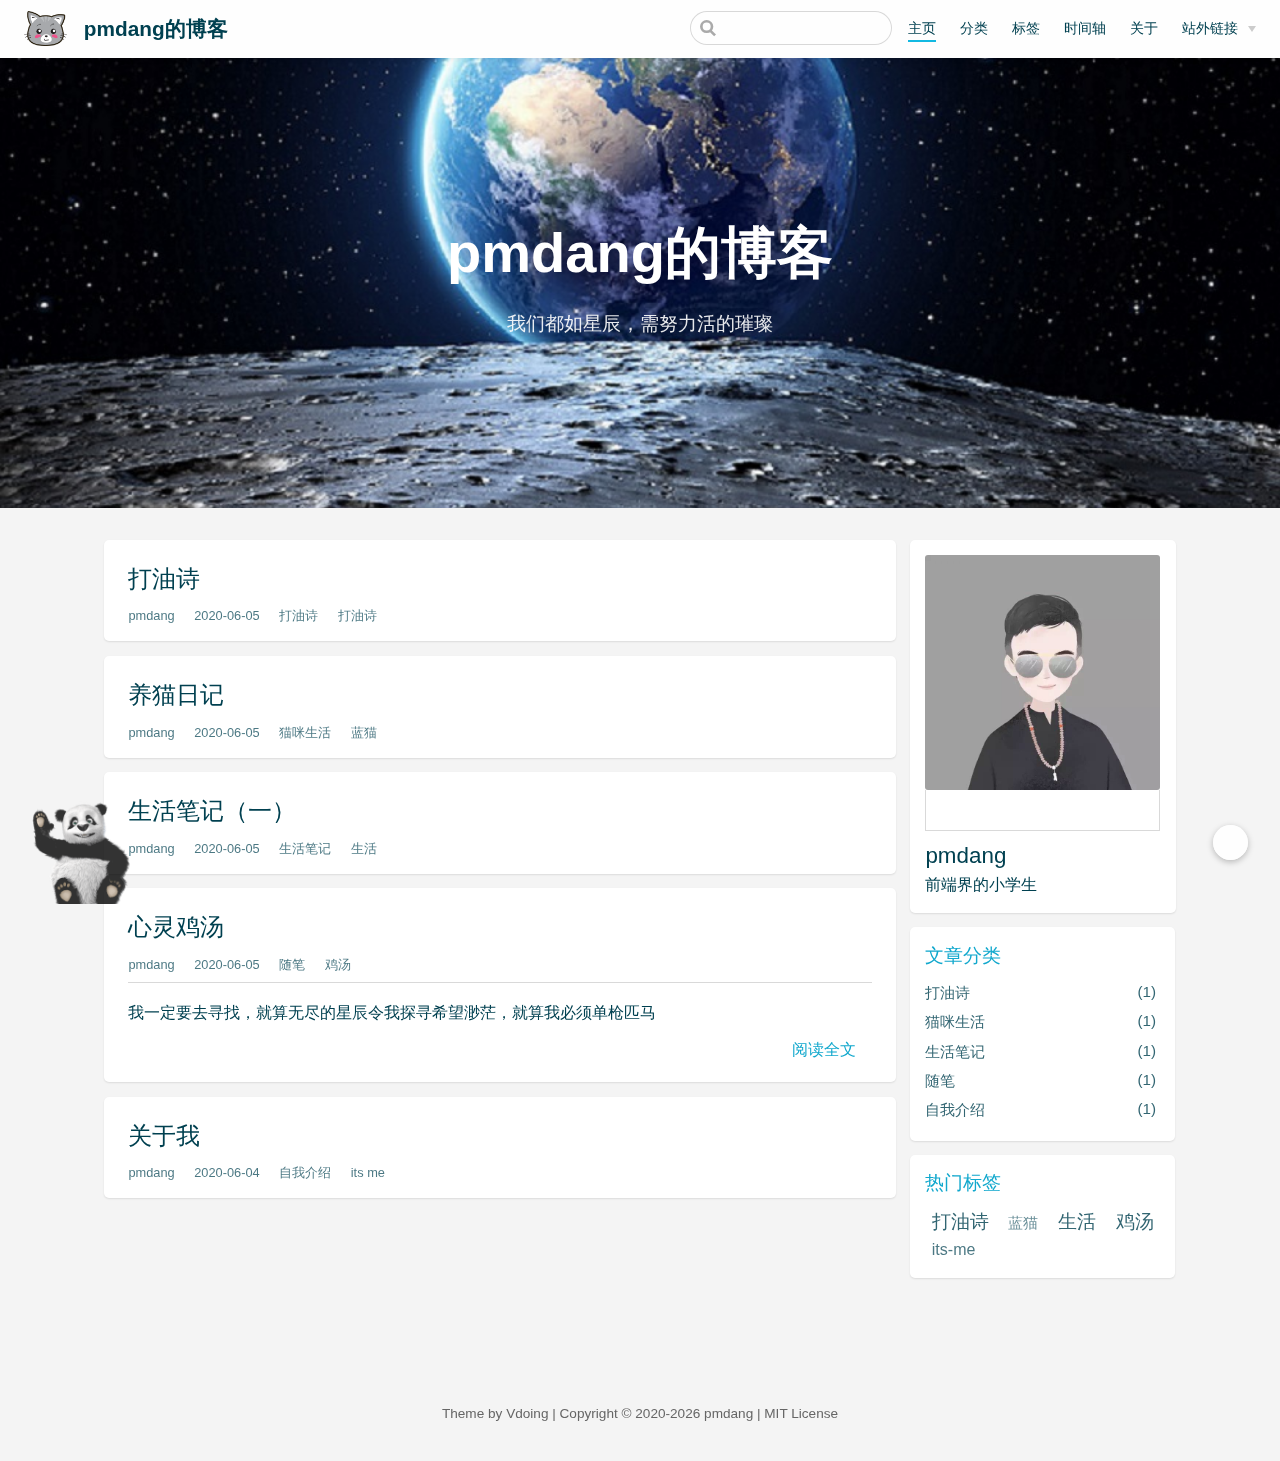
<file: index.html>
<!DOCTYPE html>
<html lang="en-US">
  <head>
    <meta charset="utf-8">
    <meta name="viewport" content="width=device-width,initial-scale=1">
    <title>pmdang的博客</title>
    <meta name="generator" content="VuePress 1.5.0">
    <link rel="icon" href="/img/favicon.ico">
    <meta name="description" content="我们都如星辰，需努力活的璀璨">
    <meta name="viewport" content="width=device-width,initial-scale=1,user-scalable=no">
    <meta name="theme-color" content="#11a8cd">
    <meta name="keywords" content="博客 生活 养猫">
    <link rel="preload" href="/assets/css/0.styles.94c46772.css" as="style"><link rel="preload" href="/assets/js/app.0eb2dd01.js" as="script"><link rel="preload" href="/assets/js/2.258c6f3e.js" as="script"><link rel="preload" href="/assets/js/11.d8c46cbd.js" as="script"><link rel="prefetch" href="/assets/js/10.a419c11e.js"><link rel="prefetch" href="/assets/js/12.a9f05e5a.js"><link rel="prefetch" href="/assets/js/13.9c8fef45.js"><link rel="prefetch" href="/assets/js/14.b8919547.js"><link rel="prefetch" href="/assets/js/15.9a508b10.js"><link rel="prefetch" href="/assets/js/16.86ebc1d6.js"><link rel="prefetch" href="/assets/js/3.91062012.js"><link rel="prefetch" href="/assets/js/4.0e387824.js"><link rel="prefetch" href="/assets/js/5.451d315f.js"><link rel="prefetch" href="/assets/js/6.064b7b46.js"><link rel="prefetch" href="/assets/js/7.6fd40fda.js"><link rel="prefetch" href="/assets/js/8.92790df3.js"><link rel="prefetch" href="/assets/js/9.bb02d11c.js">
    <link rel="stylesheet" href="/assets/css/0.styles.94c46772.css">
  </head>
  <body class="theme-mode-light">
    <div id="app" data-server-rendered="true"><div class="theme-container sidebar-open no-sidebar"><header class="navbar blur"><div title="目录" class="sidebar-button"><svg xmlns="http://www.w3.org/2000/svg" aria-hidden="true" role="img" viewBox="0 0 448 512" class="icon"><path fill="currentColor" d="M436 124H12c-6.627 0-12-5.373-12-12V80c0-6.627 5.373-12 12-12h424c6.627 0 12 5.373 12 12v32c0 6.627-5.373 12-12 12zm0 160H12c-6.627 0-12-5.373-12-12v-32c0-6.627 5.373-12 12-12h424c6.627 0 12 5.373 12 12v32c0 6.627-5.373 12-12 12zm0 160H12c-6.627 0-12-5.373-12-12v-32c0-6.627 5.373-12 12-12h424c6.627 0 12 5.373 12 12v32c0 6.627-5.373 12-12 12z"></path></svg></div> <a href="/" aria-current="page" class="home-link router-link-exact-active router-link-active"><img src="/img/logo.png" alt="pmdang的博客" class="logo"> <span class="site-name can-hide">pmdang的博客</span></a> <div class="links"><div class="search-box"><input aria-label="Search" autocomplete="off" spellcheck="false" value=""> <!----></div> <nav class="nav-links can-hide"><div class="nav-item"><a href="/" aria-current="page" class="nav-link router-link-exact-active router-link-active">主页</a></div><div class="nav-item"><a href="/categories/" class="nav-link">分类</a></div><div class="nav-item"><a href="/tags/" class="nav-link">标签</a></div><div class="nav-item"><a href="/archives/" class="nav-link">时间轴</a></div><div class="nav-item"><a href="/myself/" class="nav-link">关于</a></div><div class="nav-item"><div class="dropdown-wrapper"><button type="button" aria-label="站外链接" class="dropdown-title"><!----> <span class="title" style="display:;">站外链接</span> <span class="arrow right"></span></button> <ul class="nav-dropdown" style="display:none;"><li class="dropdown-item"><!----> <a href="https://github.com/Dangpengmin/Dangpengmin.github.io" target="_blank" rel="noopener noreferrer" class="nav-link external">
  GitHub
  <svg xmlns="http://www.w3.org/2000/svg" aria-hidden="true" x="0px" y="0px" viewBox="0 0 100 100" width="15" height="15" class="icon outbound"><path fill="currentColor" d="M18.8,85.1h56l0,0c2.2,0,4-1.8,4-4v-32h-8v28h-48v-48h28v-8h-32l0,0c-2.2,0-4,1.8-4,4v56C14.8,83.3,16.6,85.1,18.8,85.1z"></path> <polygon fill="currentColor" points="45.7,48.7 51.3,54.3 77.2,28.5 77.2,37.2 85.2,37.2 85.2,14.9 62.8,14.9 62.8,22.9 71.5,22.9"></polygon></svg></a></li></ul></div></div> <!----></nav></div></header> <div class="sidebar-mask"></div> <aside class="sidebar" style="display:none;"><div class="blogger"><img src="/img/avatar.png"> <div class="blogger-info"><h3>pmdang</h3> <span>
        前端界的小学生
      </span></div></div> <nav class="nav-links"><div class="nav-item"><a href="/" aria-current="page" class="nav-link router-link-exact-active router-link-active">主页</a></div><div class="nav-item"><a href="/categories/" class="nav-link">分类</a></div><div class="nav-item"><a href="/tags/" class="nav-link">标签</a></div><div class="nav-item"><a href="/archives/" class="nav-link">时间轴</a></div><div class="nav-item"><a href="/myself/" class="nav-link">关于</a></div><div class="nav-item"><div class="dropdown-wrapper"><button type="button" aria-label="站外链接" class="dropdown-title"><!----> <span class="title" style="display:;">站外链接</span> <span class="arrow right"></span></button> <ul class="nav-dropdown" style="display:none;"><li class="dropdown-item"><!----> <a href="https://github.com/Dangpengmin/Dangpengmin.github.io" target="_blank" rel="noopener noreferrer" class="nav-link external">
  GitHub
  <svg xmlns="http://www.w3.org/2000/svg" aria-hidden="true" x="0px" y="0px" viewBox="0 0 100 100" width="15" height="15" class="icon outbound"><path fill="currentColor" d="M18.8,85.1h56l0,0c2.2,0,4-1.8,4-4v-32h-8v28h-48v-48h28v-8h-32l0,0c-2.2,0-4,1.8-4,4v56C14.8,83.3,16.6,85.1,18.8,85.1z"></path> <polygon fill="currentColor" points="45.7,48.7 51.3,54.3 77.2,28.5 77.2,37.2 85.2,37.2 85.2,14.9 62.8,14.9 62.8,22.9 71.5,22.9"></polygon></svg></a></li></ul></div></div> <!----></nav>  <!----> </aside> <div class="home-wrapper"><div class="banner" style="background:url(/img/bg1.jpg) center center / cover no-repeat;"><div class="banner-conent" style="padding-top:7rem;"><header class="hero"><!----> <h1 id="main-title">pmdang的博客</h1> <p class="description">我们都如星辰，需努力活的璀璨</p> <!----></header> <!----></div> <!----></div> <div class="main-wrapper"><div class="main-left"><div class="post-list"><div><div class="post card-box"><div class="title-wrapper"><h2><a href="/pages/fdd874/">打油诗</a></h2> <div class="article-info"><span title="作者" class="iconfont icon-touxiang">
            pmdang
          </span> <span title="创建时间" class="iconfont icon-riqi">
            2020-06-05
          </span> <span title="分类" class="iconfont icon-wenjian"><a href="/categories/?category=%E6%89%93%E6%B2%B9%E8%AF%97">
              打油诗
            </a></span> <span title="标签" class="iconfont icon-biaoqian tags"><a href="/tags/?tag=%E6%89%93%E6%B2%B9%E8%AF%97">
              打油诗
            </a></span></div></div> <!----></div><div class="post card-box"><div class="title-wrapper"><h2><a href="/pages/dbceb1/">养猫日记</a></h2> <div class="article-info"><span title="作者" class="iconfont icon-touxiang">
            pmdang
          </span> <span title="创建时间" class="iconfont icon-riqi">
            2020-06-05
          </span> <span title="分类" class="iconfont icon-wenjian"><a href="/categories/?category=%E7%8C%AB%E5%92%AA%E7%94%9F%E6%B4%BB">
              猫咪生活
            </a></span> <span title="标签" class="iconfont icon-biaoqian tags"><a href="/tags/?tag=%E8%93%9D%E7%8C%AB">
              蓝猫
            </a></span></div></div> <!----></div><div class="post card-box"><div class="title-wrapper"><h2><a href="/pages/e92f30/">生活笔记（一）</a></h2> <div class="article-info"><span title="作者" class="iconfont icon-touxiang">
            pmdang
          </span> <span title="创建时间" class="iconfont icon-riqi">
            2020-06-05
          </span> <span title="分类" class="iconfont icon-wenjian"><a href="/categories/?category=%E7%94%9F%E6%B4%BB%E7%AC%94%E8%AE%B0">
              生活笔记
            </a></span> <span title="标签" class="iconfont icon-biaoqian tags"><a href="/tags/?tag=%E7%94%9F%E6%B4%BB">
              生活
            </a></span></div></div> <!----></div><div class="post card-box"><div class="title-wrapper"><h2><a href="/pages/f2e63f/">心灵鸡汤</a></h2> <div class="article-info"><span title="作者" class="iconfont icon-touxiang">
            pmdang
          </span> <span title="创建时间" class="iconfont icon-riqi">
            2020-06-05
          </span> <span title="分类" class="iconfont icon-wenjian"><a href="/categories/?category=%E9%9A%8F%E7%AC%94">
              随笔
            </a></span> <span title="标签" class="iconfont icon-biaoqian tags"><a href="/tags/?tag=%E9%B8%A1%E6%B1%A4">
              鸡汤
            </a></span></div></div> <div class="excerpt-wrapper"><div class="excerpt"><p>我一定要去寻找，就算无尽的星辰令我探寻希望渺茫，就算我必须单枪匹马</p>
</div> <a href="/pages/f2e63f/" class="readmore iconfont icon-jiantou-you">
          阅读全文
        </a></div></div><div class="post card-box"><div class="title-wrapper"><h2><a href="/pages/6e3297/">关于我</a></h2> <div class="article-info"><span title="作者" class="iconfont icon-touxiang">
            pmdang
          </span> <span title="创建时间" class="iconfont icon-riqi">
            2020-06-04
          </span> <span title="分类" class="iconfont icon-wenjian"><a href="/categories/?category=%E8%87%AA%E6%88%91%E4%BB%8B%E7%BB%8D">
              自我介绍
            </a></span> <span title="标签" class="iconfont icon-biaoqian tags"><a href="/tags/?tag=its-me">
              its me
            </a></span></div></div> <!----></div></div></div> <div class="pagination" style="display:none;"><span class="card-box prev iconfont icon-jiantou-zuo disabled"><p>上一页</p></span> <div class="pagination-list"><span class="card-box active">
      1
    </span></div> <span class="card-box next iconfont icon-jiantou-you disabled"><p>下一页</p></span></div> <div class="theme-vdoing-content custom card-box content__default"><img src="/img/panda-waving.png" class="panda no-zoom" style="width:130px;height:115px;opacity:0.8;margin-bottom:-4px;padding-bottom:0;position:fixed;bottom:0;left:0.5rem;"></div></div> <div class="main-right"><aside class="blogger-wrapper card-box"><div class="avatar"><img src="/img/avatar.png" alt="头像" title="我好看吗"></div> <div class="icons"><a href="mailto:839589338@qq.com" title="发邮件" target="_blank" class="iconfont icon-youjian" style="width:33.333333333333336%;"></a><a href="https://github.com/Dangpengmin" title="GitHub" target="_blank" class="iconfont icon-github" style="width:33.333333333333336%;"></a><a href="https://music.163.com/#/playlist?id=755597173" title="听音乐" target="_blank" class="iconfont icon-erji" style="width:33.333333333333336%;"></a></div> <div class="blogger"><span class="name">
      pmdang
    </span> <span class="slogan">
      前端界的小学生
    </span></div></aside> <div class="categories-wrapper card-box"><a href="/categories/" title="全部分类" class="title iconfont icon-wenjianjia">
    文章分类
  </a> <div class="categories"><a href="/categories/?category=%E6%89%93%E6%B2%B9%E8%AF%97">
      打油诗
      <span>(1)</span></a><a href="/categories/?category=%E7%8C%AB%E5%92%AA%E7%94%9F%E6%B4%BB">
      猫咪生活
      <span>(1)</span></a><a href="/categories/?category=%E7%94%9F%E6%B4%BB%E7%AC%94%E8%AE%B0">
      生活笔记
      <span>(1)</span></a><a href="/categories/?category=%E9%9A%8F%E7%AC%94">
      随笔
      <span>(1)</span></a><a href="/categories/?category=%E8%87%AA%E6%88%91%E4%BB%8B%E7%BB%8D">
      自我介绍
      <span>(1)</span></a> <!----></div></div> <div class="tags-wrapper card-box"><a href="/tags/" title="全部标签" class="title iconfont icon-biaoqian1">
    热门标签
  </a> <div class="tags"><a href="/tags/?tag=%E6%89%93%E6%B2%B9%E8%AF%97">
        打油诗
      </a> <span></span><a href="/tags/?tag=%E8%93%9D%E7%8C%AB">
        蓝猫
      </a> <span></span><a href="/tags/?tag=%E7%94%9F%E6%B4%BB">
        生活
      </a> <span></span><a href="/tags/?tag=%E9%B8%A1%E6%B1%A4" style="font-size:1.2rem;opacity:0.8;">
        鸡汤
      </a> <span></span><a href="/tags/?tag=its-me" style="font-size:1.2rem;opacity:0.8;">
        its-me
      </a> <span></span> <!----></div></div></div></div></div> <div class="footer"><div class="icons"><a href="mailto:839589338@qq.com" title="发邮件" target="_blank" class="iconfont icon-youjian"></a><a href="https://github.com/Dangpengmin" title="GitHub" target="_blank" class="iconfont icon-github"></a><a href="https://music.163.com/#/playlist?id=755597173" title="听音乐" target="_blank" class="iconfont icon-erji"></a></div> 
  Theme by <a href="https://github.com/xugaoyi/vuepress-theme-vdoing" target="_blank" title="本站主题">Vdoing</a> 
     | Copyright © 2020-2020
    <span>pmdang | <a href="https://github.com/Dagpengmin/Dangpengmin.github.io" target="_blank">MIT License</a></span></div> <div class="buttons"><div title="返回顶部" class="button blur go-to-top iconfont icon-fanhuidingbu" style="display:none;"></div> <div title="去评论" class="button blur go-to-comment iconfont icon-pinglun" style="display:none;"></div> <div title="主题模式" class="button blur theme-mode-but iconfont icon-zhuti"><ul class="select-box" style="display:none;"><li class="iconfont icon-zidong">
          跟随系统
        </li><li class="iconfont icon-rijianmoshi">
          浅色模式
        </li><li class="iconfont icon-yejianmoshi">
          深色模式
        </li><li class="iconfont icon-yuedu">
          阅读模式
        </li></ul></div></div> <!----></div><div class="global-ui"><div></div></div></div>
    <script src="/assets/js/app.0eb2dd01.js" defer></script><script src="/assets/js/2.258c6f3e.js" defer></script><script src="/assets/js/11.d8c46cbd.js" defer></script>
  </body>
</html>
</file>
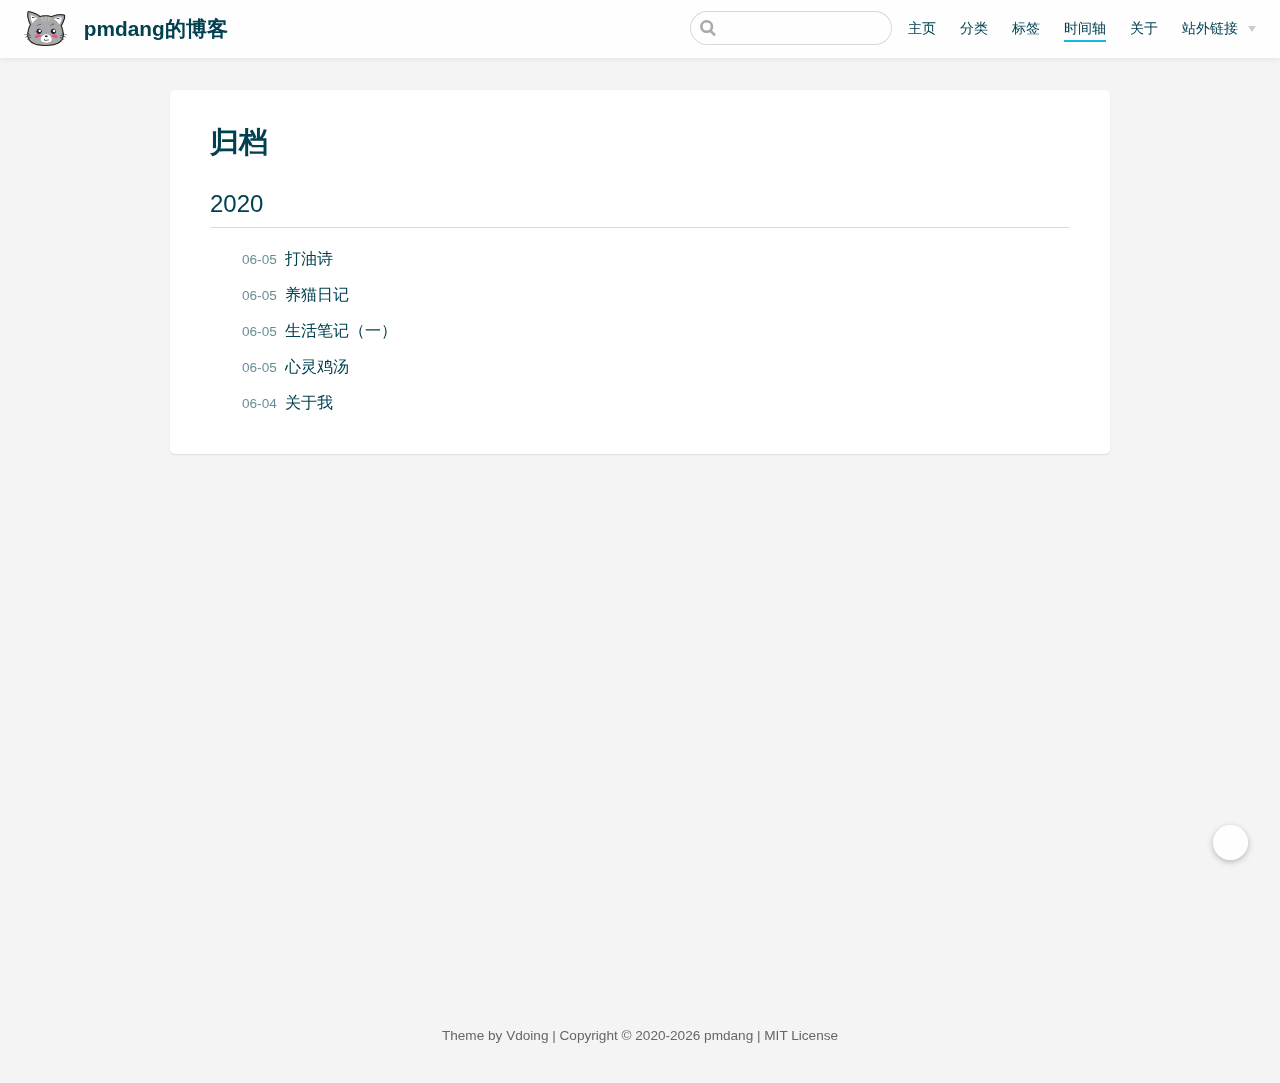
<file: archives/index.html>
<!DOCTYPE html>
<html lang="en-US">
  <head>
    <meta charset="utf-8">
    <meta name="viewport" content="width=device-width,initial-scale=1">
    <title>归档 | pmdang的博客</title>
    <meta name="generator" content="VuePress 1.5.0">
    <link rel="icon" href="/img/favicon.ico">
    <meta name="description" content="我们都如星辰，需努力活的璀璨">
    <meta name="viewport" content="width=device-width,initial-scale=1,user-scalable=no">
    <meta name="theme-color" content="#11a8cd">
    <meta name="keywords" content="博客 生活 养猫">
    <link rel="preload" href="/assets/css/0.styles.94c46772.css" as="style"><link rel="preload" href="/assets/js/app.0eb2dd01.js" as="script"><link rel="preload" href="/assets/js/2.258c6f3e.js" as="script"><link rel="prefetch" href="/assets/js/10.a419c11e.js"><link rel="prefetch" href="/assets/js/11.d8c46cbd.js"><link rel="prefetch" href="/assets/js/12.a9f05e5a.js"><link rel="prefetch" href="/assets/js/13.9c8fef45.js"><link rel="prefetch" href="/assets/js/14.b8919547.js"><link rel="prefetch" href="/assets/js/15.9a508b10.js"><link rel="prefetch" href="/assets/js/16.86ebc1d6.js"><link rel="prefetch" href="/assets/js/3.91062012.js"><link rel="prefetch" href="/assets/js/4.0e387824.js"><link rel="prefetch" href="/assets/js/5.451d315f.js"><link rel="prefetch" href="/assets/js/6.064b7b46.js"><link rel="prefetch" href="/assets/js/7.6fd40fda.js"><link rel="prefetch" href="/assets/js/8.92790df3.js"><link rel="prefetch" href="/assets/js/9.bb02d11c.js">
    <link rel="stylesheet" href="/assets/css/0.styles.94c46772.css">
  </head>
  <body class="theme-mode-light">
    <div id="app" data-server-rendered="true"><div class="theme-container sidebar-open no-sidebar"><header class="navbar blur"><div title="目录" class="sidebar-button"><svg xmlns="http://www.w3.org/2000/svg" aria-hidden="true" role="img" viewBox="0 0 448 512" class="icon"><path fill="currentColor" d="M436 124H12c-6.627 0-12-5.373-12-12V80c0-6.627 5.373-12 12-12h424c6.627 0 12 5.373 12 12v32c0 6.627-5.373 12-12 12zm0 160H12c-6.627 0-12-5.373-12-12v-32c0-6.627 5.373-12 12-12h424c6.627 0 12 5.373 12 12v32c0 6.627-5.373 12-12 12zm0 160H12c-6.627 0-12-5.373-12-12v-32c0-6.627 5.373-12 12-12h424c6.627 0 12 5.373 12 12v32c0 6.627-5.373 12-12 12z"></path></svg></div> <a href="/" class="home-link router-link-active"><img src="/img/logo.png" alt="pmdang的博客" class="logo"> <span class="site-name can-hide">pmdang的博客</span></a> <div class="links"><div class="search-box"><input aria-label="Search" autocomplete="off" spellcheck="false" value=""> <!----></div> <nav class="nav-links can-hide"><div class="nav-item"><a href="/" class="nav-link">主页</a></div><div class="nav-item"><a href="/categories/" class="nav-link">分类</a></div><div class="nav-item"><a href="/tags/" class="nav-link">标签</a></div><div class="nav-item"><a href="/archives/" aria-current="page" class="nav-link router-link-exact-active router-link-active">时间轴</a></div><div class="nav-item"><a href="/myself/" class="nav-link">关于</a></div><div class="nav-item"><div class="dropdown-wrapper"><button type="button" aria-label="站外链接" class="dropdown-title"><!----> <span class="title" style="display:;">站外链接</span> <span class="arrow right"></span></button> <ul class="nav-dropdown" style="display:none;"><li class="dropdown-item"><!----> <a href="https://github.com/Dangpengmin/Dangpengmin.github.io" target="_blank" rel="noopener noreferrer" class="nav-link external">
  GitHub
  <svg xmlns="http://www.w3.org/2000/svg" aria-hidden="true" x="0px" y="0px" viewBox="0 0 100 100" width="15" height="15" class="icon outbound"><path fill="currentColor" d="M18.8,85.1h56l0,0c2.2,0,4-1.8,4-4v-32h-8v28h-48v-48h28v-8h-32l0,0c-2.2,0-4,1.8-4,4v56C14.8,83.3,16.6,85.1,18.8,85.1z"></path> <polygon fill="currentColor" points="45.7,48.7 51.3,54.3 77.2,28.5 77.2,37.2 85.2,37.2 85.2,14.9 62.8,14.9 62.8,22.9 71.5,22.9"></polygon></svg></a></li></ul></div></div> <!----></nav></div></header> <div class="sidebar-mask"></div> <aside class="sidebar" style="display:none;"><div class="blogger"><img src="/img/avatar.png"> <div class="blogger-info"><h3>pmdang</h3> <span>
        前端界的小学生
      </span></div></div> <nav class="nav-links"><div class="nav-item"><a href="/" class="nav-link">主页</a></div><div class="nav-item"><a href="/categories/" class="nav-link">分类</a></div><div class="nav-item"><a href="/tags/" class="nav-link">标签</a></div><div class="nav-item"><a href="/archives/" aria-current="page" class="nav-link router-link-exact-active router-link-active">时间轴</a></div><div class="nav-item"><a href="/myself/" class="nav-link">关于</a></div><div class="nav-item"><div class="dropdown-wrapper"><button type="button" aria-label="站外链接" class="dropdown-title"><!----> <span class="title" style="display:;">站外链接</span> <span class="arrow right"></span></button> <ul class="nav-dropdown" style="display:none;"><li class="dropdown-item"><!----> <a href="https://github.com/Dangpengmin/Dangpengmin.github.io" target="_blank" rel="noopener noreferrer" class="nav-link external">
  GitHub
  <svg xmlns="http://www.w3.org/2000/svg" aria-hidden="true" x="0px" y="0px" viewBox="0 0 100 100" width="15" height="15" class="icon outbound"><path fill="currentColor" d="M18.8,85.1h56l0,0c2.2,0,4-1.8,4-4v-32h-8v28h-48v-48h28v-8h-32l0,0c-2.2,0-4,1.8-4,4v56C14.8,83.3,16.6,85.1,18.8,85.1z"></path> <polygon fill="currentColor" points="45.7,48.7 51.3,54.3 77.2,28.5 77.2,37.2 85.2,37.2 85.2,14.9 62.8,14.9 62.8,22.9 71.5,22.9"></polygon></svg></a></li></ul></div></div> <!----></nav>  <!----> </aside> <div class="custom-page archives-page"><div class="theme-vdoing-wrapper"><h1><!---->
      归档
    </h1> <ul><li class="year"><h2>2020</h2></li> <li><a href="/pages/fdd874/"><span>
              06-05
            </span>
            打油诗
          </a></li><!----> <li><a href="/pages/dbceb1/"><span>
              06-05
            </span>
            养猫日记
          </a></li><!----> <li><a href="/pages/e92f30/"><span>
              06-05
            </span>
            生活笔记（一）
          </a></li><!----> <li><a href="/pages/f2e63f/"><span>
              06-05
            </span>
            心灵鸡汤
          </a></li><!----> <li><a href="/pages/6e3297/"><span>
              06-04
            </span>
            关于我
          </a></li></ul></div></div> <div class="footer"><div class="icons"><a href="mailto:839589338@qq.com" title="发邮件" target="_blank" class="iconfont icon-youjian"></a><a href="https://github.com/Dangpengmin" title="GitHub" target="_blank" class="iconfont icon-github"></a><a href="https://music.163.com/#/playlist?id=755597173" title="听音乐" target="_blank" class="iconfont icon-erji"></a></div> 
  Theme by <a href="https://github.com/xugaoyi/vuepress-theme-vdoing" target="_blank" title="本站主题">Vdoing</a> 
     | Copyright © 2020-2020
    <span>pmdang | <a href="https://github.com/Dagpengmin/Dangpengmin.github.io" target="_blank">MIT License</a></span></div> <div class="buttons"><div title="返回顶部" class="button blur go-to-top iconfont icon-fanhuidingbu" style="display:none;"></div> <div title="去评论" class="button blur go-to-comment iconfont icon-pinglun" style="display:none;"></div> <div title="主题模式" class="button blur theme-mode-but iconfont icon-zhuti"><ul class="select-box" style="display:none;"><li class="iconfont icon-zidong">
          跟随系统
        </li><li class="iconfont icon-rijianmoshi">
          浅色模式
        </li><li class="iconfont icon-yejianmoshi">
          深色模式
        </li><li class="iconfont icon-yuedu">
          阅读模式
        </li></ul></div></div> <!----></div><div class="global-ui"><div></div></div></div>
    <script src="/assets/js/app.0eb2dd01.js" defer></script><script src="/assets/js/2.258c6f3e.js" defer></script>
  </body>
</html>
</file>
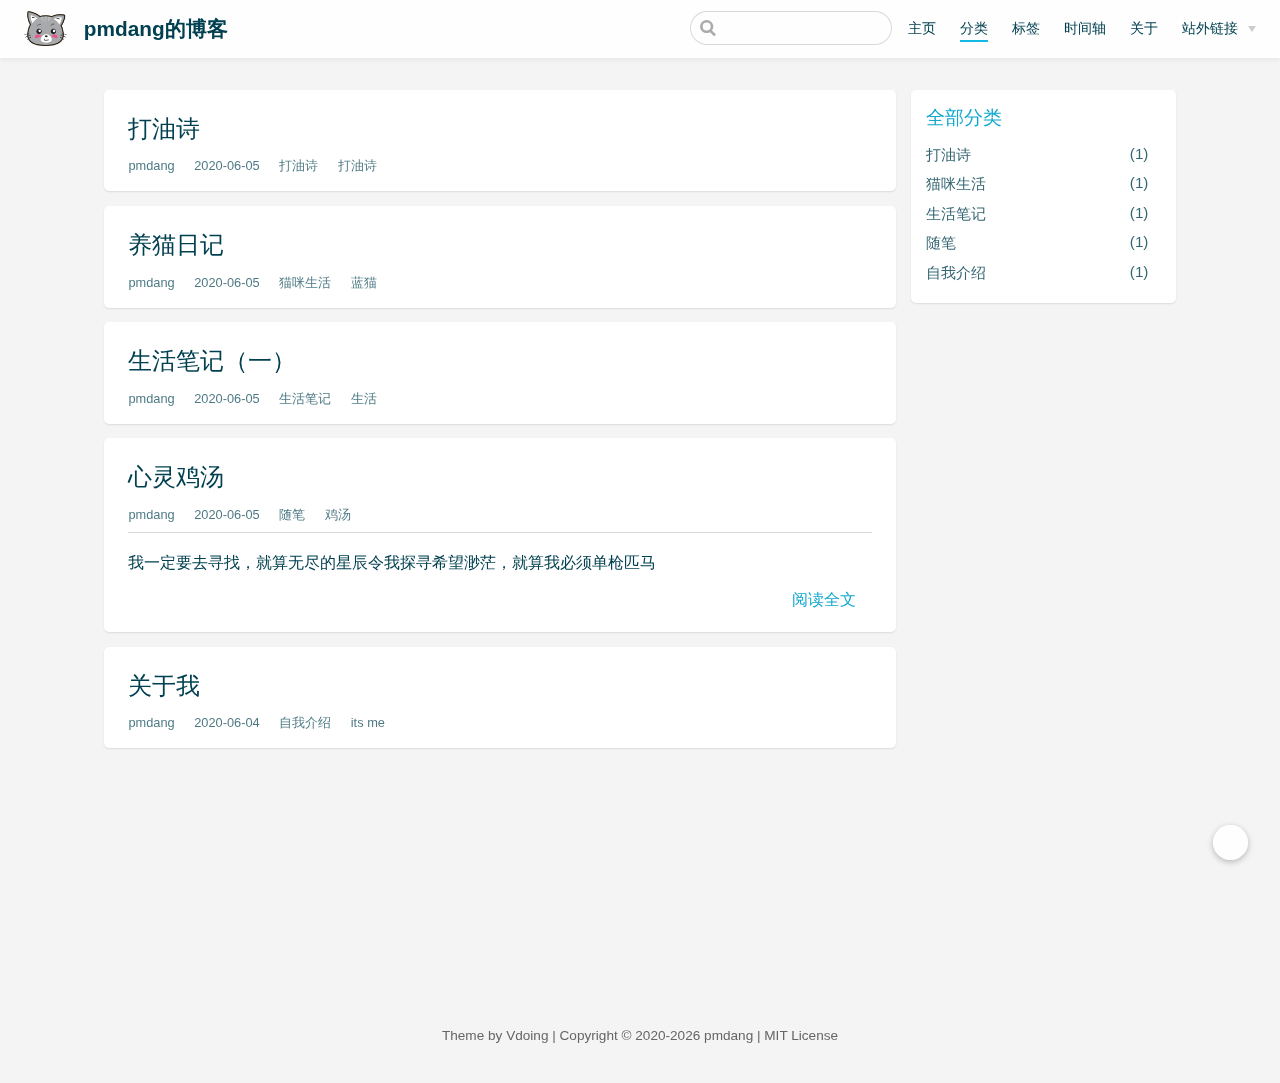
<file: categories/index.html>
<!DOCTYPE html>
<html lang="en-US">
  <head>
    <meta charset="utf-8">
    <meta name="viewport" content="width=device-width,initial-scale=1">
    <title>分类 | pmdang的博客</title>
    <meta name="generator" content="VuePress 1.5.0">
    <link rel="icon" href="/img/favicon.ico">
    <meta name="description" content="我们都如星辰，需努力活的璀璨">
    <meta name="viewport" content="width=device-width,initial-scale=1,user-scalable=no">
    <meta name="theme-color" content="#11a8cd">
    <meta name="keywords" content="博客 生活 养猫">
    <link rel="preload" href="/assets/css/0.styles.94c46772.css" as="style"><link rel="preload" href="/assets/js/app.0eb2dd01.js" as="script"><link rel="preload" href="/assets/js/2.258c6f3e.js" as="script"><link rel="prefetch" href="/assets/js/10.a419c11e.js"><link rel="prefetch" href="/assets/js/11.d8c46cbd.js"><link rel="prefetch" href="/assets/js/12.a9f05e5a.js"><link rel="prefetch" href="/assets/js/13.9c8fef45.js"><link rel="prefetch" href="/assets/js/14.b8919547.js"><link rel="prefetch" href="/assets/js/15.9a508b10.js"><link rel="prefetch" href="/assets/js/16.86ebc1d6.js"><link rel="prefetch" href="/assets/js/3.91062012.js"><link rel="prefetch" href="/assets/js/4.0e387824.js"><link rel="prefetch" href="/assets/js/5.451d315f.js"><link rel="prefetch" href="/assets/js/6.064b7b46.js"><link rel="prefetch" href="/assets/js/7.6fd40fda.js"><link rel="prefetch" href="/assets/js/8.92790df3.js"><link rel="prefetch" href="/assets/js/9.bb02d11c.js">
    <link rel="stylesheet" href="/assets/css/0.styles.94c46772.css">
  </head>
  <body class="theme-mode-light">
    <div id="app" data-server-rendered="true"><div class="theme-container sidebar-open no-sidebar"><header class="navbar blur"><div title="目录" class="sidebar-button"><svg xmlns="http://www.w3.org/2000/svg" aria-hidden="true" role="img" viewBox="0 0 448 512" class="icon"><path fill="currentColor" d="M436 124H12c-6.627 0-12-5.373-12-12V80c0-6.627 5.373-12 12-12h424c6.627 0 12 5.373 12 12v32c0 6.627-5.373 12-12 12zm0 160H12c-6.627 0-12-5.373-12-12v-32c0-6.627 5.373-12 12-12h424c6.627 0 12 5.373 12 12v32c0 6.627-5.373 12-12 12zm0 160H12c-6.627 0-12-5.373-12-12v-32c0-6.627 5.373-12 12-12h424c6.627 0 12 5.373 12 12v32c0 6.627-5.373 12-12 12z"></path></svg></div> <a href="/" class="home-link router-link-active"><img src="/img/logo.png" alt="pmdang的博客" class="logo"> <span class="site-name can-hide">pmdang的博客</span></a> <div class="links"><div class="search-box"><input aria-label="Search" autocomplete="off" spellcheck="false" value=""> <!----></div> <nav class="nav-links can-hide"><div class="nav-item"><a href="/" class="nav-link">主页</a></div><div class="nav-item"><a href="/categories/" aria-current="page" class="nav-link router-link-exact-active router-link-active">分类</a></div><div class="nav-item"><a href="/tags/" class="nav-link">标签</a></div><div class="nav-item"><a href="/archives/" class="nav-link">时间轴</a></div><div class="nav-item"><a href="/myself/" class="nav-link">关于</a></div><div class="nav-item"><div class="dropdown-wrapper"><button type="button" aria-label="站外链接" class="dropdown-title"><!----> <span class="title" style="display:;">站外链接</span> <span class="arrow right"></span></button> <ul class="nav-dropdown" style="display:none;"><li class="dropdown-item"><!----> <a href="https://github.com/Dangpengmin/Dangpengmin.github.io" target="_blank" rel="noopener noreferrer" class="nav-link external">
  GitHub
  <svg xmlns="http://www.w3.org/2000/svg" aria-hidden="true" x="0px" y="0px" viewBox="0 0 100 100" width="15" height="15" class="icon outbound"><path fill="currentColor" d="M18.8,85.1h56l0,0c2.2,0,4-1.8,4-4v-32h-8v28h-48v-48h28v-8h-32l0,0c-2.2,0-4,1.8-4,4v56C14.8,83.3,16.6,85.1,18.8,85.1z"></path> <polygon fill="currentColor" points="45.7,48.7 51.3,54.3 77.2,28.5 77.2,37.2 85.2,37.2 85.2,14.9 62.8,14.9 62.8,22.9 71.5,22.9"></polygon></svg></a></li></ul></div></div> <!----></nav></div></header> <div class="sidebar-mask"></div> <aside class="sidebar" style="display:none;"><div class="blogger"><img src="/img/avatar.png"> <div class="blogger-info"><h3>pmdang</h3> <span>
        前端界的小学生
      </span></div></div> <nav class="nav-links"><div class="nav-item"><a href="/" class="nav-link">主页</a></div><div class="nav-item"><a href="/categories/" aria-current="page" class="nav-link router-link-exact-active router-link-active">分类</a></div><div class="nav-item"><a href="/tags/" class="nav-link">标签</a></div><div class="nav-item"><a href="/archives/" class="nav-link">时间轴</a></div><div class="nav-item"><a href="/myself/" class="nav-link">关于</a></div><div class="nav-item"><div class="dropdown-wrapper"><button type="button" aria-label="站外链接" class="dropdown-title"><!----> <span class="title" style="display:;">站外链接</span> <span class="arrow right"></span></button> <ul class="nav-dropdown" style="display:none;"><li class="dropdown-item"><!----> <a href="https://github.com/Dangpengmin/Dangpengmin.github.io" target="_blank" rel="noopener noreferrer" class="nav-link external">
  GitHub
  <svg xmlns="http://www.w3.org/2000/svg" aria-hidden="true" x="0px" y="0px" viewBox="0 0 100 100" width="15" height="15" class="icon outbound"><path fill="currentColor" d="M18.8,85.1h56l0,0c2.2,0,4-1.8,4-4v-32h-8v28h-48v-48h28v-8h-32l0,0c-2.2,0-4,1.8-4,4v56C14.8,83.3,16.6,85.1,18.8,85.1z"></path> <polygon fill="currentColor" points="45.7,48.7 51.3,54.3 77.2,28.5 77.2,37.2 85.2,37.2 85.2,14.9 62.8,14.9 62.8,22.9 71.5,22.9"></polygon></svg></a></li></ul></div></div> <!----></nav>  <!----> </aside> <div class="custom-page categories-page"><div class="main-wrapper"><div class="main-left"><div class="categories-wrapper card-box"><a href="/categories/" aria-current="page" title="全部分类" class="title iconfont icon-wenjianjia router-link-exact-active router-link-active">
    全部分类
  </a> <div class="categories"><a href="/categories/?category=%E6%89%93%E6%B2%B9%E8%AF%97">
      打油诗
      <span>(1)</span></a><a href="/categories/?category=%E7%8C%AB%E5%92%AA%E7%94%9F%E6%B4%BB">
      猫咪生活
      <span>(1)</span></a><a href="/categories/?category=%E7%94%9F%E6%B4%BB%E7%AC%94%E8%AE%B0">
      生活笔记
      <span>(1)</span></a><a href="/categories/?category=%E9%9A%8F%E7%AC%94">
      随笔
      <span>(1)</span></a><a href="/categories/?category=%E8%87%AA%E6%88%91%E4%BB%8B%E7%BB%8D">
      自我介绍
      <span>(1)</span></a> <!----></div></div> <div class="post-list"><div><div class="post card-box"><div class="title-wrapper"><h2><a href="/pages/fdd874/">打油诗</a></h2> <div class="article-info"><span title="作者" class="iconfont icon-touxiang">
            pmdang
          </span> <span title="创建时间" class="iconfont icon-riqi">
            2020-06-05
          </span> <span title="分类" class="iconfont icon-wenjian"><a href="/categories/?category=%E6%89%93%E6%B2%B9%E8%AF%97">
              打油诗
            </a></span> <span title="标签" class="iconfont icon-biaoqian tags"><a href="/tags/?tag=%E6%89%93%E6%B2%B9%E8%AF%97">
              打油诗
            </a></span></div></div> <!----></div><div class="post card-box"><div class="title-wrapper"><h2><a href="/pages/dbceb1/">养猫日记</a></h2> <div class="article-info"><span title="作者" class="iconfont icon-touxiang">
            pmdang
          </span> <span title="创建时间" class="iconfont icon-riqi">
            2020-06-05
          </span> <span title="分类" class="iconfont icon-wenjian"><a href="/categories/?category=%E7%8C%AB%E5%92%AA%E7%94%9F%E6%B4%BB">
              猫咪生活
            </a></span> <span title="标签" class="iconfont icon-biaoqian tags"><a href="/tags/?tag=%E8%93%9D%E7%8C%AB">
              蓝猫
            </a></span></div></div> <!----></div><div class="post card-box"><div class="title-wrapper"><h2><a href="/pages/e92f30/">生活笔记（一）</a></h2> <div class="article-info"><span title="作者" class="iconfont icon-touxiang">
            pmdang
          </span> <span title="创建时间" class="iconfont icon-riqi">
            2020-06-05
          </span> <span title="分类" class="iconfont icon-wenjian"><a href="/categories/?category=%E7%94%9F%E6%B4%BB%E7%AC%94%E8%AE%B0">
              生活笔记
            </a></span> <span title="标签" class="iconfont icon-biaoqian tags"><a href="/tags/?tag=%E7%94%9F%E6%B4%BB">
              生活
            </a></span></div></div> <!----></div><div class="post card-box"><div class="title-wrapper"><h2><a href="/pages/f2e63f/">心灵鸡汤</a></h2> <div class="article-info"><span title="作者" class="iconfont icon-touxiang">
            pmdang
          </span> <span title="创建时间" class="iconfont icon-riqi">
            2020-06-05
          </span> <span title="分类" class="iconfont icon-wenjian"><a href="/categories/?category=%E9%9A%8F%E7%AC%94">
              随笔
            </a></span> <span title="标签" class="iconfont icon-biaoqian tags"><a href="/tags/?tag=%E9%B8%A1%E6%B1%A4">
              鸡汤
            </a></span></div></div> <div class="excerpt-wrapper"><div class="excerpt"><p>我一定要去寻找，就算无尽的星辰令我探寻希望渺茫，就算我必须单枪匹马</p>
</div> <a href="/pages/f2e63f/" class="readmore iconfont icon-jiantou-you">
          阅读全文
        </a></div></div><div class="post card-box"><div class="title-wrapper"><h2><a href="/pages/6e3297/">关于我</a></h2> <div class="article-info"><span title="作者" class="iconfont icon-touxiang">
            pmdang
          </span> <span title="创建时间" class="iconfont icon-riqi">
            2020-06-04
          </span> <span title="分类" class="iconfont icon-wenjian"><a href="/categories/?category=%E8%87%AA%E6%88%91%E4%BB%8B%E7%BB%8D">
              自我介绍
            </a></span> <span title="标签" class="iconfont icon-biaoqian tags"><a href="/tags/?tag=its-me">
              its me
            </a></span></div></div> <!----></div></div></div> <div class="pagination" style="display:none;"><span class="card-box prev iconfont icon-jiantou-zuo disabled"><p>上一页</p></span> <div class="pagination-list"></div> <span class="card-box next iconfont icon-jiantou-you"><p>下一页</p></span></div></div> <div class="main-right"><div class="categories-wrapper card-box"><a href="/categories/" aria-current="page" title="全部分类" class="title iconfont icon-wenjianjia router-link-exact-active router-link-active">
    全部分类
  </a> <div class="categories"><a href="/categories/?category=%E6%89%93%E6%B2%B9%E8%AF%97">
      打油诗
      <span>(1)</span></a><a href="/categories/?category=%E7%8C%AB%E5%92%AA%E7%94%9F%E6%B4%BB">
      猫咪生活
      <span>(1)</span></a><a href="/categories/?category=%E7%94%9F%E6%B4%BB%E7%AC%94%E8%AE%B0">
      生活笔记
      <span>(1)</span></a><a href="/categories/?category=%E9%9A%8F%E7%AC%94">
      随笔
      <span>(1)</span></a><a href="/categories/?category=%E8%87%AA%E6%88%91%E4%BB%8B%E7%BB%8D">
      自我介绍
      <span>(1)</span></a> <!----></div></div></div></div></div> <div class="footer"><div class="icons"><a href="mailto:839589338@qq.com" title="发邮件" target="_blank" class="iconfont icon-youjian"></a><a href="https://github.com/Dangpengmin" title="GitHub" target="_blank" class="iconfont icon-github"></a><a href="https://music.163.com/#/playlist?id=755597173" title="听音乐" target="_blank" class="iconfont icon-erji"></a></div> 
  Theme by <a href="https://github.com/xugaoyi/vuepress-theme-vdoing" target="_blank" title="本站主题">Vdoing</a> 
     | Copyright © 2020-2020
    <span>pmdang | <a href="https://github.com/Dagpengmin/Dangpengmin.github.io" target="_blank">MIT License</a></span></div> <div class="buttons"><div title="返回顶部" class="button blur go-to-top iconfont icon-fanhuidingbu" style="display:none;"></div> <div title="去评论" class="button blur go-to-comment iconfont icon-pinglun" style="display:none;"></div> <div title="主题模式" class="button blur theme-mode-but iconfont icon-zhuti"><ul class="select-box" style="display:none;"><li class="iconfont icon-zidong">
          跟随系统
        </li><li class="iconfont icon-rijianmoshi">
          浅色模式
        </li><li class="iconfont icon-yejianmoshi">
          深色模式
        </li><li class="iconfont icon-yuedu">
          阅读模式
        </li></ul></div></div> <!----></div><div class="global-ui"><div></div></div></div>
    <script src="/assets/js/app.0eb2dd01.js" defer></script><script src="/assets/js/2.258c6f3e.js" defer></script>
  </body>
</html>
</file>
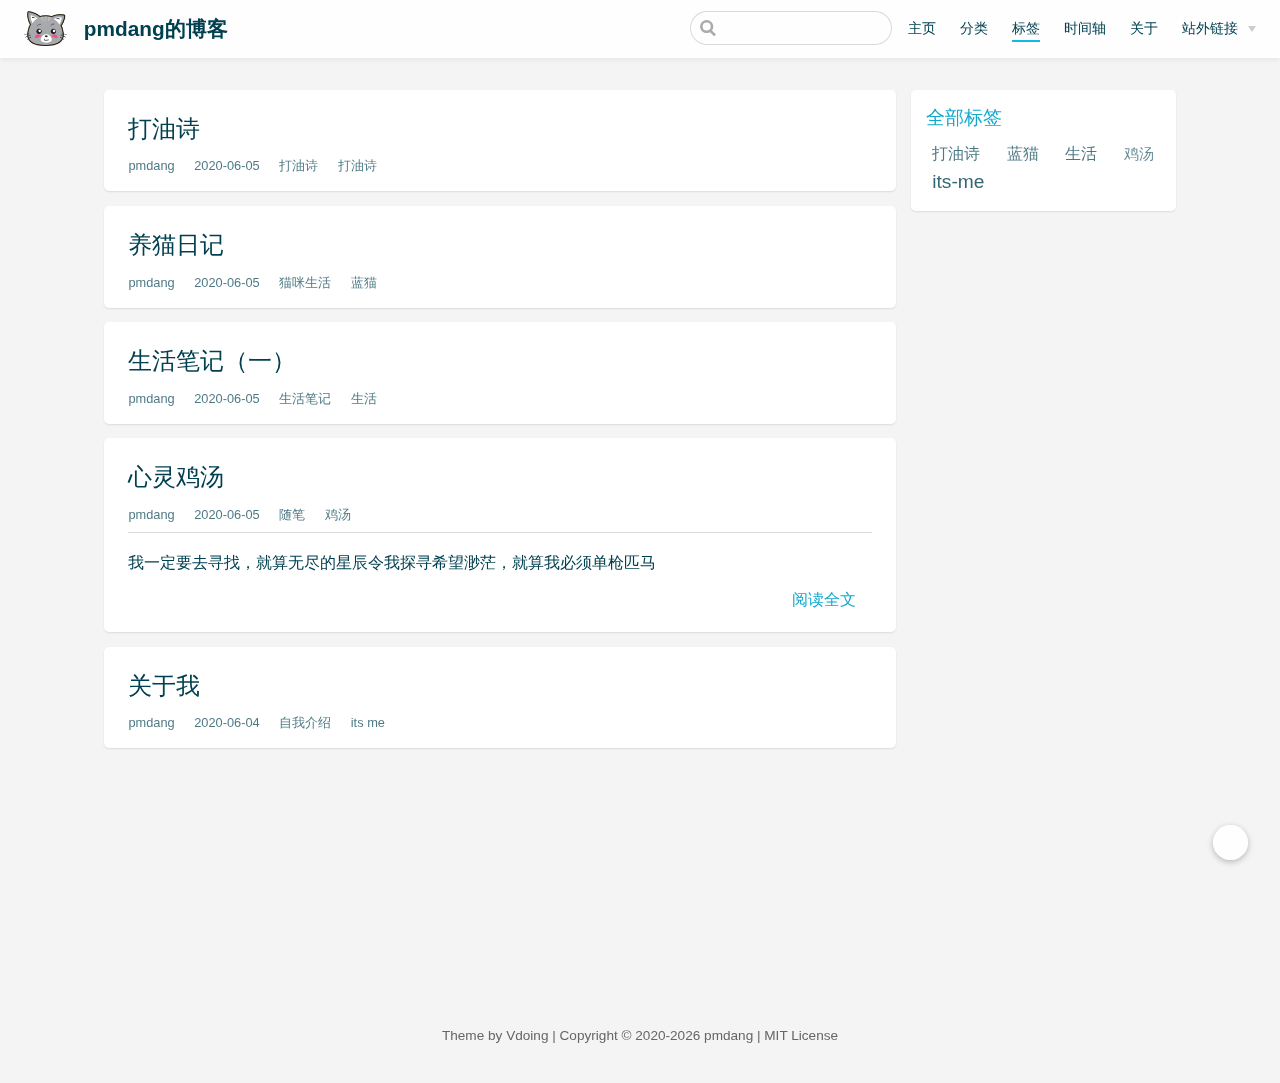
<file: tags/index.html>
<!DOCTYPE html>
<html lang="en-US">
  <head>
    <meta charset="utf-8">
    <meta name="viewport" content="width=device-width,initial-scale=1">
    <title>标签 | pmdang的博客</title>
    <meta name="generator" content="VuePress 1.5.0">
    <link rel="icon" href="/img/favicon.ico">
    <meta name="description" content="我们都如星辰，需努力活的璀璨">
    <meta name="viewport" content="width=device-width,initial-scale=1,user-scalable=no">
    <meta name="theme-color" content="#11a8cd">
    <meta name="keywords" content="博客 生活 养猫">
    <link rel="preload" href="/assets/css/0.styles.94c46772.css" as="style"><link rel="preload" href="/assets/js/app.0eb2dd01.js" as="script"><link rel="preload" href="/assets/js/2.258c6f3e.js" as="script"><link rel="prefetch" href="/assets/js/10.a419c11e.js"><link rel="prefetch" href="/assets/js/11.d8c46cbd.js"><link rel="prefetch" href="/assets/js/12.a9f05e5a.js"><link rel="prefetch" href="/assets/js/13.9c8fef45.js"><link rel="prefetch" href="/assets/js/14.b8919547.js"><link rel="prefetch" href="/assets/js/15.9a508b10.js"><link rel="prefetch" href="/assets/js/16.86ebc1d6.js"><link rel="prefetch" href="/assets/js/3.91062012.js"><link rel="prefetch" href="/assets/js/4.0e387824.js"><link rel="prefetch" href="/assets/js/5.451d315f.js"><link rel="prefetch" href="/assets/js/6.064b7b46.js"><link rel="prefetch" href="/assets/js/7.6fd40fda.js"><link rel="prefetch" href="/assets/js/8.92790df3.js"><link rel="prefetch" href="/assets/js/9.bb02d11c.js">
    <link rel="stylesheet" href="/assets/css/0.styles.94c46772.css">
  </head>
  <body class="theme-mode-light">
    <div id="app" data-server-rendered="true"><div class="theme-container sidebar-open no-sidebar"><header class="navbar blur"><div title="目录" class="sidebar-button"><svg xmlns="http://www.w3.org/2000/svg" aria-hidden="true" role="img" viewBox="0 0 448 512" class="icon"><path fill="currentColor" d="M436 124H12c-6.627 0-12-5.373-12-12V80c0-6.627 5.373-12 12-12h424c6.627 0 12 5.373 12 12v32c0 6.627-5.373 12-12 12zm0 160H12c-6.627 0-12-5.373-12-12v-32c0-6.627 5.373-12 12-12h424c6.627 0 12 5.373 12 12v32c0 6.627-5.373 12-12 12zm0 160H12c-6.627 0-12-5.373-12-12v-32c0-6.627 5.373-12 12-12h424c6.627 0 12 5.373 12 12v32c0 6.627-5.373 12-12 12z"></path></svg></div> <a href="/" class="home-link router-link-active"><img src="/img/logo.png" alt="pmdang的博客" class="logo"> <span class="site-name can-hide">pmdang的博客</span></a> <div class="links"><div class="search-box"><input aria-label="Search" autocomplete="off" spellcheck="false" value=""> <!----></div> <nav class="nav-links can-hide"><div class="nav-item"><a href="/" class="nav-link">主页</a></div><div class="nav-item"><a href="/categories/" class="nav-link">分类</a></div><div class="nav-item"><a href="/tags/" aria-current="page" class="nav-link router-link-exact-active router-link-active">标签</a></div><div class="nav-item"><a href="/archives/" class="nav-link">时间轴</a></div><div class="nav-item"><a href="/myself/" class="nav-link">关于</a></div><div class="nav-item"><div class="dropdown-wrapper"><button type="button" aria-label="站外链接" class="dropdown-title"><!----> <span class="title" style="display:;">站外链接</span> <span class="arrow right"></span></button> <ul class="nav-dropdown" style="display:none;"><li class="dropdown-item"><!----> <a href="https://github.com/Dangpengmin/Dangpengmin.github.io" target="_blank" rel="noopener noreferrer" class="nav-link external">
  GitHub
  <svg xmlns="http://www.w3.org/2000/svg" aria-hidden="true" x="0px" y="0px" viewBox="0 0 100 100" width="15" height="15" class="icon outbound"><path fill="currentColor" d="M18.8,85.1h56l0,0c2.2,0,4-1.8,4-4v-32h-8v28h-48v-48h28v-8h-32l0,0c-2.2,0-4,1.8-4,4v56C14.8,83.3,16.6,85.1,18.8,85.1z"></path> <polygon fill="currentColor" points="45.7,48.7 51.3,54.3 77.2,28.5 77.2,37.2 85.2,37.2 85.2,14.9 62.8,14.9 62.8,22.9 71.5,22.9"></polygon></svg></a></li></ul></div></div> <!----></nav></div></header> <div class="sidebar-mask"></div> <aside class="sidebar" style="display:none;"><div class="blogger"><img src="/img/avatar.png"> <div class="blogger-info"><h3>pmdang</h3> <span>
        前端界的小学生
      </span></div></div> <nav class="nav-links"><div class="nav-item"><a href="/" class="nav-link">主页</a></div><div class="nav-item"><a href="/categories/" class="nav-link">分类</a></div><div class="nav-item"><a href="/tags/" aria-current="page" class="nav-link router-link-exact-active router-link-active">标签</a></div><div class="nav-item"><a href="/archives/" class="nav-link">时间轴</a></div><div class="nav-item"><a href="/myself/" class="nav-link">关于</a></div><div class="nav-item"><div class="dropdown-wrapper"><button type="button" aria-label="站外链接" class="dropdown-title"><!----> <span class="title" style="display:;">站外链接</span> <span class="arrow right"></span></button> <ul class="nav-dropdown" style="display:none;"><li class="dropdown-item"><!----> <a href="https://github.com/Dangpengmin/Dangpengmin.github.io" target="_blank" rel="noopener noreferrer" class="nav-link external">
  GitHub
  <svg xmlns="http://www.w3.org/2000/svg" aria-hidden="true" x="0px" y="0px" viewBox="0 0 100 100" width="15" height="15" class="icon outbound"><path fill="currentColor" d="M18.8,85.1h56l0,0c2.2,0,4-1.8,4-4v-32h-8v28h-48v-48h28v-8h-32l0,0c-2.2,0-4,1.8-4,4v56C14.8,83.3,16.6,85.1,18.8,85.1z"></path> <polygon fill="currentColor" points="45.7,48.7 51.3,54.3 77.2,28.5 77.2,37.2 85.2,37.2 85.2,14.9 62.8,14.9 62.8,22.9 71.5,22.9"></polygon></svg></a></li></ul></div></div> <!----></nav>  <!----> </aside> <div class="custom-page tags-page"><div class="main-wrapper"><div class="main-left"><div class="tags-wrapper card-box"><a href="/tags/" aria-current="page" title="全部标签" class="title iconfont icon-biaoqian1 router-link-exact-active router-link-active">
    全部标签
  </a> <div class="tags"><a href="/tags/?tag=%E6%89%93%E6%B2%B9%E8%AF%97" style="font-size:1.2rem;opacity:0.8;">
        打油诗
      </a> <span></span><a href="/tags/?tag=%E8%93%9D%E7%8C%AB" style="font-size:1rem;opacity:0.7;">
        蓝猫
      </a> <span></span><a href="/tags/?tag=%E7%94%9F%E6%B4%BB">
        生活
      </a> <span></span><a href="/tags/?tag=%E9%B8%A1%E6%B1%A4" style="font-size:1.2rem;opacity:0.8;">
        鸡汤
      </a> <span></span><a href="/tags/?tag=its-me">
        its-me
      </a> <span></span> <!----></div></div> <div class="post-list"><div><div class="post card-box"><div class="title-wrapper"><h2><a href="/pages/fdd874/">打油诗</a></h2> <div class="article-info"><span title="作者" class="iconfont icon-touxiang">
            pmdang
          </span> <span title="创建时间" class="iconfont icon-riqi">
            2020-06-05
          </span> <span title="分类" class="iconfont icon-wenjian"><a href="/categories/?category=%E6%89%93%E6%B2%B9%E8%AF%97">
              打油诗
            </a></span> <span title="标签" class="iconfont icon-biaoqian tags"><a href="/tags/?tag=%E6%89%93%E6%B2%B9%E8%AF%97">
              打油诗
            </a></span></div></div> <!----></div><div class="post card-box"><div class="title-wrapper"><h2><a href="/pages/dbceb1/">养猫日记</a></h2> <div class="article-info"><span title="作者" class="iconfont icon-touxiang">
            pmdang
          </span> <span title="创建时间" class="iconfont icon-riqi">
            2020-06-05
          </span> <span title="分类" class="iconfont icon-wenjian"><a href="/categories/?category=%E7%8C%AB%E5%92%AA%E7%94%9F%E6%B4%BB">
              猫咪生活
            </a></span> <span title="标签" class="iconfont icon-biaoqian tags"><a href="/tags/?tag=%E8%93%9D%E7%8C%AB">
              蓝猫
            </a></span></div></div> <!----></div><div class="post card-box"><div class="title-wrapper"><h2><a href="/pages/e92f30/">生活笔记（一）</a></h2> <div class="article-info"><span title="作者" class="iconfont icon-touxiang">
            pmdang
          </span> <span title="创建时间" class="iconfont icon-riqi">
            2020-06-05
          </span> <span title="分类" class="iconfont icon-wenjian"><a href="/categories/?category=%E7%94%9F%E6%B4%BB%E7%AC%94%E8%AE%B0">
              生活笔记
            </a></span> <span title="标签" class="iconfont icon-biaoqian tags"><a href="/tags/?tag=%E7%94%9F%E6%B4%BB">
              生活
            </a></span></div></div> <!----></div><div class="post card-box"><div class="title-wrapper"><h2><a href="/pages/f2e63f/">心灵鸡汤</a></h2> <div class="article-info"><span title="作者" class="iconfont icon-touxiang">
            pmdang
          </span> <span title="创建时间" class="iconfont icon-riqi">
            2020-06-05
          </span> <span title="分类" class="iconfont icon-wenjian"><a href="/categories/?category=%E9%9A%8F%E7%AC%94">
              随笔
            </a></span> <span title="标签" class="iconfont icon-biaoqian tags"><a href="/tags/?tag=%E9%B8%A1%E6%B1%A4">
              鸡汤
            </a></span></div></div> <div class="excerpt-wrapper"><div class="excerpt"><p>我一定要去寻找，就算无尽的星辰令我探寻希望渺茫，就算我必须单枪匹马</p>
</div> <a href="/pages/f2e63f/" class="readmore iconfont icon-jiantou-you">
          阅读全文
        </a></div></div><div class="post card-box"><div class="title-wrapper"><h2><a href="/pages/6e3297/">关于我</a></h2> <div class="article-info"><span title="作者" class="iconfont icon-touxiang">
            pmdang
          </span> <span title="创建时间" class="iconfont icon-riqi">
            2020-06-04
          </span> <span title="分类" class="iconfont icon-wenjian"><a href="/categories/?category=%E8%87%AA%E6%88%91%E4%BB%8B%E7%BB%8D">
              自我介绍
            </a></span> <span title="标签" class="iconfont icon-biaoqian tags"><a href="/tags/?tag=its-me">
              its me
            </a></span></div></div> <!----></div></div></div> <div class="pagination" style="display:none;"><span class="card-box prev iconfont icon-jiantou-zuo disabled"><p>上一页</p></span> <div class="pagination-list"></div> <span class="card-box next iconfont icon-jiantou-you"><p>下一页</p></span></div></div> <div class="main-right"><div class="tags-wrapper card-box"><a href="/tags/" aria-current="page" title="全部标签" class="title iconfont icon-biaoqian1 router-link-exact-active router-link-active">
    全部标签
  </a> <div class="tags"><a href="/tags/?tag=%E6%89%93%E6%B2%B9%E8%AF%97" style="font-size:1rem;opacity:0.7;">
        打油诗
      </a> <span></span><a href="/tags/?tag=%E8%93%9D%E7%8C%AB">
        蓝猫
      </a> <span></span><a href="/tags/?tag=%E7%94%9F%E6%B4%BB" style="font-size:1rem;opacity:0.7;">
        生活
      </a> <span></span><a href="/tags/?tag=%E9%B8%A1%E6%B1%A4">
        鸡汤
      </a> <span></span><a href="/tags/?tag=its-me" style="font-size:1.2rem;opacity:0.8;">
        its-me
      </a> <span></span> <!----></div></div></div></div></div> <div class="footer"><div class="icons"><a href="mailto:839589338@qq.com" title="发邮件" target="_blank" class="iconfont icon-youjian"></a><a href="https://github.com/Dangpengmin" title="GitHub" target="_blank" class="iconfont icon-github"></a><a href="https://music.163.com/#/playlist?id=755597173" title="听音乐" target="_blank" class="iconfont icon-erji"></a></div> 
  Theme by <a href="https://github.com/xugaoyi/vuepress-theme-vdoing" target="_blank" title="本站主题">Vdoing</a> 
     | Copyright © 2020-2020
    <span>pmdang | <a href="https://github.com/Dagpengmin/Dangpengmin.github.io" target="_blank">MIT License</a></span></div> <div class="buttons"><div title="返回顶部" class="button blur go-to-top iconfont icon-fanhuidingbu" style="display:none;"></div> <div title="去评论" class="button blur go-to-comment iconfont icon-pinglun" style="display:none;"></div> <div title="主题模式" class="button blur theme-mode-but iconfont icon-zhuti"><ul class="select-box" style="display:none;"><li class="iconfont icon-zidong">
          跟随系统
        </li><li class="iconfont icon-rijianmoshi">
          浅色模式
        </li><li class="iconfont icon-yejianmoshi">
          深色模式
        </li><li class="iconfont icon-yuedu">
          阅读模式
        </li></ul></div></div> <!----></div><div class="global-ui"><div></div></div></div>
    <script src="/assets/js/app.0eb2dd01.js" defer></script><script src="/assets/js/2.258c6f3e.js" defer></script>
  </body>
</html>
</file>
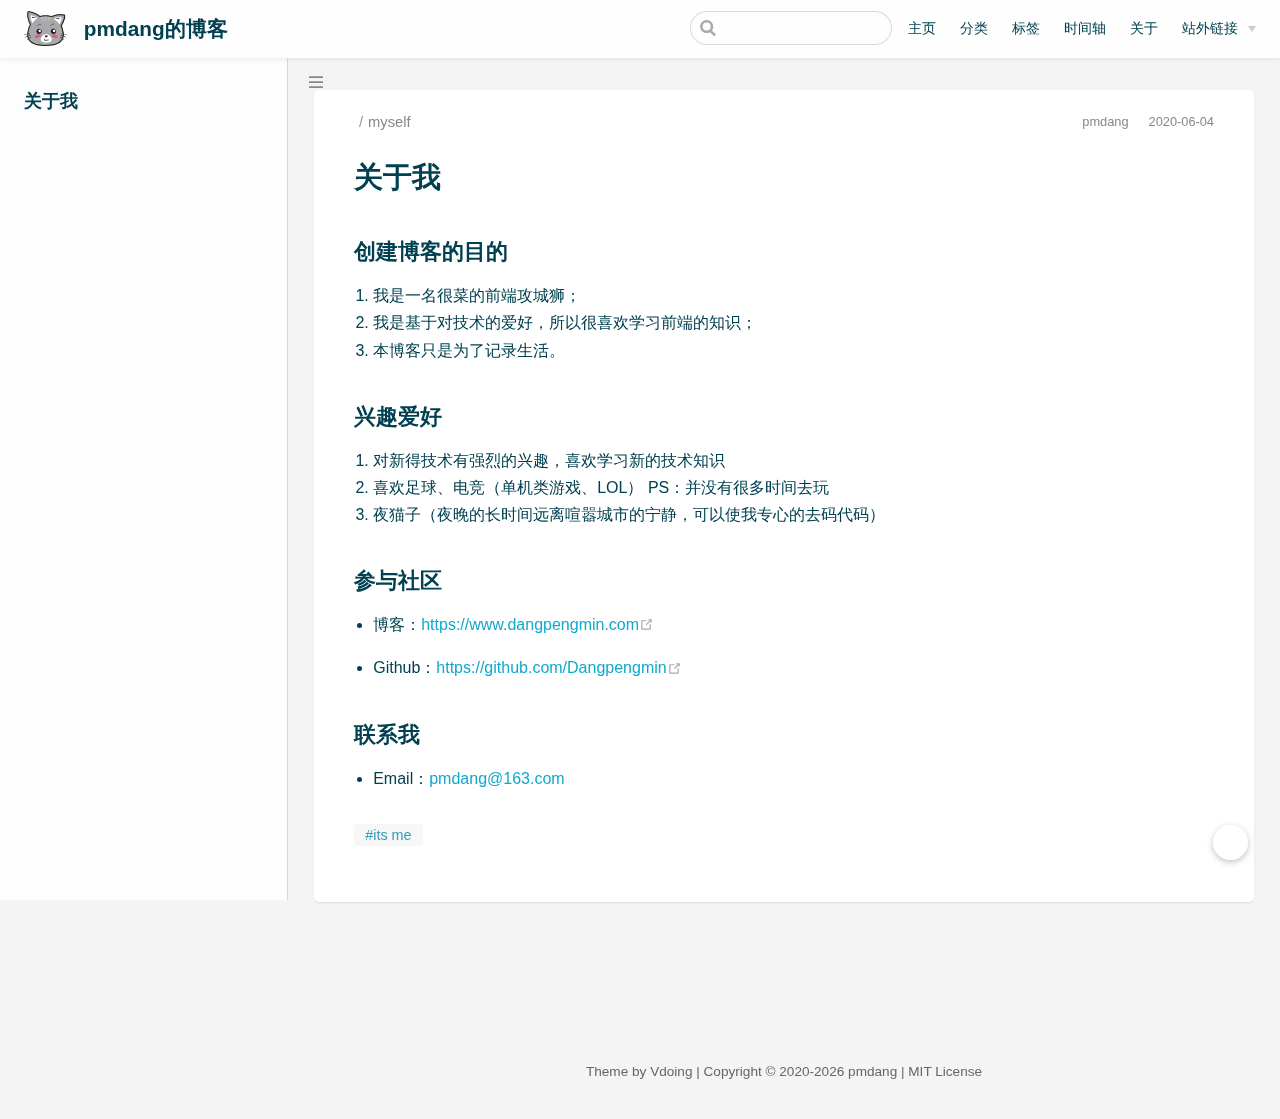
<file: pages/6e3297/index.html>
<!DOCTYPE html>
<html lang="en-US">
  <head>
    <meta charset="utf-8">
    <meta name="viewport" content="width=device-width,initial-scale=1">
    <title>关于我 | pmdang的博客</title>
    <meta name="generator" content="VuePress 1.5.0">
    <link rel="icon" href="/img/favicon.ico">
    <meta name="description" content="我们都如星辰，需努力活的璀璨">
    <meta name="viewport" content="width=device-width,initial-scale=1,user-scalable=no">
    <meta name="theme-color" content="#11a8cd">
    <meta name="keywords" content="博客 生活 养猫">
    <link rel="preload" href="/assets/css/0.styles.94c46772.css" as="style"><link rel="preload" href="/assets/js/app.0eb2dd01.js" as="script"><link rel="preload" href="/assets/js/2.258c6f3e.js" as="script"><link rel="preload" href="/assets/js/12.a9f05e5a.js" as="script"><link rel="prefetch" href="/assets/js/10.a419c11e.js"><link rel="prefetch" href="/assets/js/11.d8c46cbd.js"><link rel="prefetch" href="/assets/js/13.9c8fef45.js"><link rel="prefetch" href="/assets/js/14.b8919547.js"><link rel="prefetch" href="/assets/js/15.9a508b10.js"><link rel="prefetch" href="/assets/js/16.86ebc1d6.js"><link rel="prefetch" href="/assets/js/3.91062012.js"><link rel="prefetch" href="/assets/js/4.0e387824.js"><link rel="prefetch" href="/assets/js/5.451d315f.js"><link rel="prefetch" href="/assets/js/6.064b7b46.js"><link rel="prefetch" href="/assets/js/7.6fd40fda.js"><link rel="prefetch" href="/assets/js/8.92790df3.js"><link rel="prefetch" href="/assets/js/9.bb02d11c.js">
    <link rel="stylesheet" href="/assets/css/0.styles.94c46772.css">
  </head>
  <body class="theme-mode-light">
    <div id="app" data-server-rendered="true"><div class="theme-container sidebar-open have-rightmenu"><header class="navbar blur"><div title="目录" class="sidebar-button"><svg xmlns="http://www.w3.org/2000/svg" aria-hidden="true" role="img" viewBox="0 0 448 512" class="icon"><path fill="currentColor" d="M436 124H12c-6.627 0-12-5.373-12-12V80c0-6.627 5.373-12 12-12h424c6.627 0 12 5.373 12 12v32c0 6.627-5.373 12-12 12zm0 160H12c-6.627 0-12-5.373-12-12v-32c0-6.627 5.373-12 12-12h424c6.627 0 12 5.373 12 12v32c0 6.627-5.373 12-12 12zm0 160H12c-6.627 0-12-5.373-12-12v-32c0-6.627 5.373-12 12-12h424c6.627 0 12 5.373 12 12v32c0 6.627-5.373 12-12 12z"></path></svg></div> <a href="/" class="home-link router-link-active"><img src="/img/logo.png" alt="pmdang的博客" class="logo"> <span class="site-name can-hide">pmdang的博客</span></a> <div class="links"><div class="search-box"><input aria-label="Search" autocomplete="off" spellcheck="false" value=""> <!----></div> <nav class="nav-links can-hide"><div class="nav-item"><a href="/" class="nav-link">主页</a></div><div class="nav-item"><a href="/categories/" class="nav-link">分类</a></div><div class="nav-item"><a href="/tags/" class="nav-link">标签</a></div><div class="nav-item"><a href="/archives/" class="nav-link">时间轴</a></div><div class="nav-item"><a href="/myself/" class="nav-link">关于</a></div><div class="nav-item"><div class="dropdown-wrapper"><button type="button" aria-label="站外链接" class="dropdown-title"><!----> <span class="title" style="display:;">站外链接</span> <span class="arrow right"></span></button> <ul class="nav-dropdown" style="display:none;"><li class="dropdown-item"><!----> <a href="https://github.com/Dangpengmin/Dangpengmin.github.io" target="_blank" rel="noopener noreferrer" class="nav-link external">
  GitHub
  <svg xmlns="http://www.w3.org/2000/svg" aria-hidden="true" x="0px" y="0px" viewBox="0 0 100 100" width="15" height="15" class="icon outbound"><path fill="currentColor" d="M18.8,85.1h56l0,0c2.2,0,4-1.8,4-4v-32h-8v28h-48v-48h28v-8h-32l0,0c-2.2,0-4,1.8-4,4v56C14.8,83.3,16.6,85.1,18.8,85.1z"></path> <polygon fill="currentColor" points="45.7,48.7 51.3,54.3 77.2,28.5 77.2,37.2 85.2,37.2 85.2,14.9 62.8,14.9 62.8,22.9 71.5,22.9"></polygon></svg></a></li></ul></div></div> <!----></nav></div></header> <div class="sidebar-mask"></div> <aside class="sidebar" style="display:none;"><div class="blogger"><img src="/img/avatar.png"> <div class="blogger-info"><h3>pmdang</h3> <span>
        前端界的小学生
      </span></div></div> <nav class="nav-links"><div class="nav-item"><a href="/" class="nav-link">主页</a></div><div class="nav-item"><a href="/categories/" class="nav-link">分类</a></div><div class="nav-item"><a href="/tags/" class="nav-link">标签</a></div><div class="nav-item"><a href="/archives/" class="nav-link">时间轴</a></div><div class="nav-item"><a href="/myself/" class="nav-link">关于</a></div><div class="nav-item"><div class="dropdown-wrapper"><button type="button" aria-label="站外链接" class="dropdown-title"><!----> <span class="title" style="display:;">站外链接</span> <span class="arrow right"></span></button> <ul class="nav-dropdown" style="display:none;"><li class="dropdown-item"><!----> <a href="https://github.com/Dangpengmin/Dangpengmin.github.io" target="_blank" rel="noopener noreferrer" class="nav-link external">
  GitHub
  <svg xmlns="http://www.w3.org/2000/svg" aria-hidden="true" x="0px" y="0px" viewBox="0 0 100 100" width="15" height="15" class="icon outbound"><path fill="currentColor" d="M18.8,85.1h56l0,0c2.2,0,4-1.8,4-4v-32h-8v28h-48v-48h28v-8h-32l0,0c-2.2,0-4,1.8-4,4v56C14.8,83.3,16.6,85.1,18.8,85.1z"></path> <polygon fill="currentColor" points="45.7,48.7 51.3,54.3 77.2,28.5 77.2,37.2 85.2,37.2 85.2,14.9 62.8,14.9 62.8,22.9 71.5,22.9"></polygon></svg></a></li></ul></div></div> <!----></nav>  <ul class="sidebar-links"><li><section class="sidebar-group depth-0"><p class="sidebar-heading open"><span>关于我</span> <!----></p> <!----></section></li></ul> </aside> <div><main class="page"> <div class="theme-vdoing-wrapper"><div class="articleInfo-wrap" data-v-14888ed5><div class="articleInfo" data-v-14888ed5><ul class="breadcrumbs" data-v-14888ed5><li data-v-14888ed5><a href="/" title="首页" class="iconfont icon-home router-link-active" data-v-14888ed5></a></li> <li data-v-14888ed5><a href="/categories/?category=myself" title="分类" data-v-14888ed5>myself</a></li> <!----></ul> <div class="info" data-v-14888ed5><div title="作者" class="author iconfont icon-touxiang" data-v-14888ed5><a href="www.dangpengmin.com" target="_blank" title="作者" class="beLink" data-v-14888ed5>pmdang</a></div> <div title="创建时间" class="date iconfont icon-riqi" data-v-14888ed5><a href="javascript:;" data-v-14888ed5>2020-06-04</a></div> <!----></div></div></div> <!----> <div class="content-wrapper"><div class="right-menu-wrapper"><div class="right-menu-margin"><div class="right-menu-content"></div></div></div> <h1><!---->
          关于我
        </h1> <div class="theme-vdoing-content content__default"><h3 id="创建博客的目的"><a href="#创建博客的目的" class="header-anchor">#</a> 创建博客的目的</h3> <ol><li>我是一名很菜的前端攻城狮；<br></li> <li>我是基于对技术的爱好，所以很喜欢学习前端的知识；<br></li> <li>本博客只是为了记录生活。</li></ol> <h3 id="兴趣爱好"><a href="#兴趣爱好" class="header-anchor">#</a> 兴趣爱好</h3> <ol><li>对新得技术有强烈的兴趣，喜欢学习新的技术知识</li> <li>喜欢足球、电竞（单机类游戏、LOL） PS：并没有很多时间去玩</li> <li>夜猫子（夜晚的长时间远离喧嚣城市的宁静，可以使我专心的去码代码）</li></ol> <h3 id="参与社区"><a href="#参与社区" class="header-anchor">#</a> 参与社区</h3> <ul><li><p>博客：<a href="https://www.dangpengmin.com" target="_blank" rel="noopener noreferrer">https://www.dangpengmin.com<svg xmlns="http://www.w3.org/2000/svg" aria-hidden="true" x="0px" y="0px" viewBox="0 0 100 100" width="15" height="15" class="icon outbound"><path fill="currentColor" d="M18.8,85.1h56l0,0c2.2,0,4-1.8,4-4v-32h-8v28h-48v-48h28v-8h-32l0,0c-2.2,0-4,1.8-4,4v56C14.8,83.3,16.6,85.1,18.8,85.1z"></path> <polygon fill="currentColor" points="45.7,48.7 51.3,54.3 77.2,28.5 77.2,37.2 85.2,37.2 85.2,14.9 62.8,14.9 62.8,22.9 71.5,22.9"></polygon></svg></a></p></li> <li><p>Github：<a href="https://github.com/Dangpengmin" target="_blank" rel="noopener noreferrer">https://github.com/Dangpengmin<svg xmlns="http://www.w3.org/2000/svg" aria-hidden="true" x="0px" y="0px" viewBox="0 0 100 100" width="15" height="15" class="icon outbound"><path fill="currentColor" d="M18.8,85.1h56l0,0c2.2,0,4-1.8,4-4v-32h-8v28h-48v-48h28v-8h-32l0,0c-2.2,0-4,1.8-4,4v56C14.8,83.3,16.6,85.1,18.8,85.1z"></path> <polygon fill="currentColor" points="45.7,48.7 51.3,54.3 77.2,28.5 77.2,37.2 85.2,37.2 85.2,14.9 62.8,14.9 62.8,22.9 71.5,22.9"></polygon></svg></a></p></li></ul> <h3 id="联系我"><a href="#联系我" class="header-anchor">#</a> 联系我</h3> <ul><li><a zico="黑信封" class="zi zi_envelopeBold"></a> Email：<a href="mailto:pmdang@163.com">pmdang@163.com</a></li></ul> <link rel="stylesheet" href="https://ico.z01.com/zico.min.css"></div></div> <div class="page-edit"><!----> <div class="tags"><a href="/tags/?tag=its-me" title="标签">
      #its me
    </a></div> <!----></div> <div class="page-nav-wapper"><!----> <!----></div></div> <!----> </main></div> <div class="footer"><div class="icons"><a href="mailto:839589338@qq.com" title="发邮件" target="_blank" class="iconfont icon-youjian"></a><a href="https://github.com/Dangpengmin" title="GitHub" target="_blank" class="iconfont icon-github"></a><a href="https://music.163.com/#/playlist?id=755597173" title="听音乐" target="_blank" class="iconfont icon-erji"></a></div> 
  Theme by <a href="https://github.com/xugaoyi/vuepress-theme-vdoing" target="_blank" title="本站主题">Vdoing</a> 
     | Copyright © 2020-2020
    <span>pmdang | <a href="https://github.com/Dagpengmin/Dangpengmin.github.io" target="_blank">MIT License</a></span></div> <div class="buttons"><div title="返回顶部" class="button blur go-to-top iconfont icon-fanhuidingbu" style="display:none;"></div> <div title="去评论" class="button blur go-to-comment iconfont icon-pinglun" style="display:none;"></div> <div title="主题模式" class="button blur theme-mode-but iconfont icon-zhuti"><ul class="select-box" style="display:none;"><li class="iconfont icon-zidong">
          跟随系统
        </li><li class="iconfont icon-rijianmoshi">
          浅色模式
        </li><li class="iconfont icon-yejianmoshi">
          深色模式
        </li><li class="iconfont icon-yuedu">
          阅读模式
        </li></ul></div></div> <!----></div><div class="global-ui"><div></div></div></div>
    <script src="/assets/js/app.0eb2dd01.js" defer></script><script src="/assets/js/2.258c6f3e.js" defer></script><script src="/assets/js/12.a9f05e5a.js" defer></script>
  </body>
</html>
</file>
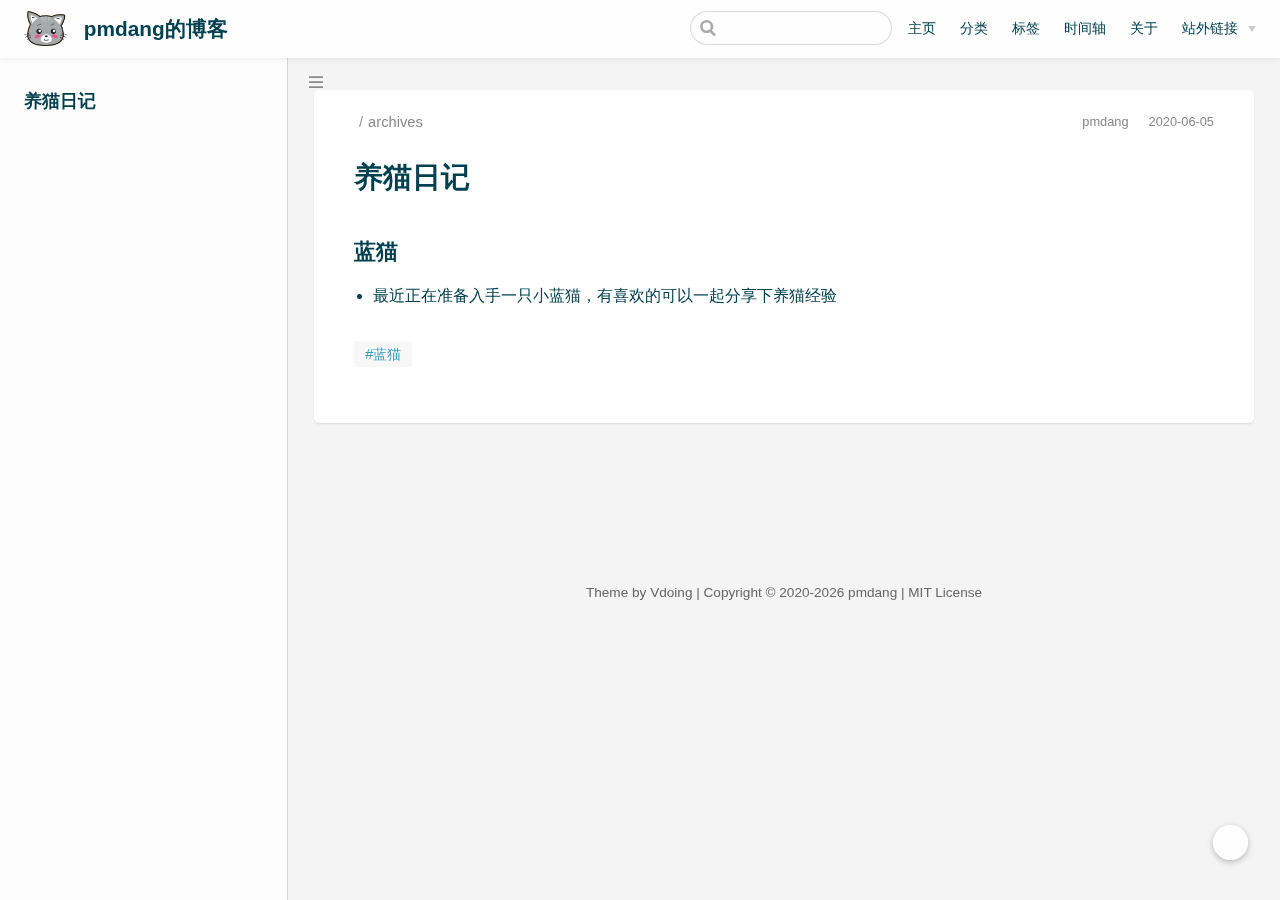
<file: pages/dbceb1/index.html>
<!DOCTYPE html>
<html lang="en-US">
  <head>
    <meta charset="utf-8">
    <meta name="viewport" content="width=device-width,initial-scale=1">
    <title>养猫日记 | pmdang的博客</title>
    <meta name="generator" content="VuePress 1.5.0">
    <link rel="icon" href="/img/favicon.ico">
    <meta name="description" content="我们都如星辰，需努力活的璀璨">
    <meta name="viewport" content="width=device-width,initial-scale=1,user-scalable=no">
    <meta name="theme-color" content="#11a8cd">
    <meta name="keywords" content="博客 生活 养猫">
    <link rel="preload" href="/assets/css/0.styles.94c46772.css" as="style"><link rel="preload" href="/assets/js/app.0eb2dd01.js" as="script"><link rel="preload" href="/assets/js/2.258c6f3e.js" as="script"><link rel="preload" href="/assets/js/9.bb02d11c.js" as="script"><link rel="prefetch" href="/assets/js/10.a419c11e.js"><link rel="prefetch" href="/assets/js/11.d8c46cbd.js"><link rel="prefetch" href="/assets/js/12.a9f05e5a.js"><link rel="prefetch" href="/assets/js/13.9c8fef45.js"><link rel="prefetch" href="/assets/js/14.b8919547.js"><link rel="prefetch" href="/assets/js/15.9a508b10.js"><link rel="prefetch" href="/assets/js/16.86ebc1d6.js"><link rel="prefetch" href="/assets/js/3.91062012.js"><link rel="prefetch" href="/assets/js/4.0e387824.js"><link rel="prefetch" href="/assets/js/5.451d315f.js"><link rel="prefetch" href="/assets/js/6.064b7b46.js"><link rel="prefetch" href="/assets/js/7.6fd40fda.js"><link rel="prefetch" href="/assets/js/8.92790df3.js">
    <link rel="stylesheet" href="/assets/css/0.styles.94c46772.css">
  </head>
  <body class="theme-mode-light">
    <div id="app" data-server-rendered="true"><div class="theme-container sidebar-open have-rightmenu"><header class="navbar blur"><div title="目录" class="sidebar-button"><svg xmlns="http://www.w3.org/2000/svg" aria-hidden="true" role="img" viewBox="0 0 448 512" class="icon"><path fill="currentColor" d="M436 124H12c-6.627 0-12-5.373-12-12V80c0-6.627 5.373-12 12-12h424c6.627 0 12 5.373 12 12v32c0 6.627-5.373 12-12 12zm0 160H12c-6.627 0-12-5.373-12-12v-32c0-6.627 5.373-12 12-12h424c6.627 0 12 5.373 12 12v32c0 6.627-5.373 12-12 12zm0 160H12c-6.627 0-12-5.373-12-12v-32c0-6.627 5.373-12 12-12h424c6.627 0 12 5.373 12 12v32c0 6.627-5.373 12-12 12z"></path></svg></div> <a href="/" class="home-link router-link-active"><img src="/img/logo.png" alt="pmdang的博客" class="logo"> <span class="site-name can-hide">pmdang的博客</span></a> <div class="links"><div class="search-box"><input aria-label="Search" autocomplete="off" spellcheck="false" value=""> <!----></div> <nav class="nav-links can-hide"><div class="nav-item"><a href="/" class="nav-link">主页</a></div><div class="nav-item"><a href="/categories/" class="nav-link">分类</a></div><div class="nav-item"><a href="/tags/" class="nav-link">标签</a></div><div class="nav-item"><a href="/archives/" class="nav-link">时间轴</a></div><div class="nav-item"><a href="/myself/" class="nav-link">关于</a></div><div class="nav-item"><div class="dropdown-wrapper"><button type="button" aria-label="站外链接" class="dropdown-title"><!----> <span class="title" style="display:;">站外链接</span> <span class="arrow right"></span></button> <ul class="nav-dropdown" style="display:none;"><li class="dropdown-item"><!----> <a href="https://github.com/Dangpengmin/Dangpengmin.github.io" target="_blank" rel="noopener noreferrer" class="nav-link external">
  GitHub
  <svg xmlns="http://www.w3.org/2000/svg" aria-hidden="true" x="0px" y="0px" viewBox="0 0 100 100" width="15" height="15" class="icon outbound"><path fill="currentColor" d="M18.8,85.1h56l0,0c2.2,0,4-1.8,4-4v-32h-8v28h-48v-48h28v-8h-32l0,0c-2.2,0-4,1.8-4,4v56C14.8,83.3,16.6,85.1,18.8,85.1z"></path> <polygon fill="currentColor" points="45.7,48.7 51.3,54.3 77.2,28.5 77.2,37.2 85.2,37.2 85.2,14.9 62.8,14.9 62.8,22.9 71.5,22.9"></polygon></svg></a></li></ul></div></div> <!----></nav></div></header> <div class="sidebar-mask"></div> <aside class="sidebar" style="display:none;"><div class="blogger"><img src="/img/avatar.png"> <div class="blogger-info"><h3>pmdang</h3> <span>
        前端界的小学生
      </span></div></div> <nav class="nav-links"><div class="nav-item"><a href="/" class="nav-link">主页</a></div><div class="nav-item"><a href="/categories/" class="nav-link">分类</a></div><div class="nav-item"><a href="/tags/" class="nav-link">标签</a></div><div class="nav-item"><a href="/archives/" class="nav-link">时间轴</a></div><div class="nav-item"><a href="/myself/" class="nav-link">关于</a></div><div class="nav-item"><div class="dropdown-wrapper"><button type="button" aria-label="站外链接" class="dropdown-title"><!----> <span class="title" style="display:;">站外链接</span> <span class="arrow right"></span></button> <ul class="nav-dropdown" style="display:none;"><li class="dropdown-item"><!----> <a href="https://github.com/Dangpengmin/Dangpengmin.github.io" target="_blank" rel="noopener noreferrer" class="nav-link external">
  GitHub
  <svg xmlns="http://www.w3.org/2000/svg" aria-hidden="true" x="0px" y="0px" viewBox="0 0 100 100" width="15" height="15" class="icon outbound"><path fill="currentColor" d="M18.8,85.1h56l0,0c2.2,0,4-1.8,4-4v-32h-8v28h-48v-48h28v-8h-32l0,0c-2.2,0-4,1.8-4,4v56C14.8,83.3,16.6,85.1,18.8,85.1z"></path> <polygon fill="currentColor" points="45.7,48.7 51.3,54.3 77.2,28.5 77.2,37.2 85.2,37.2 85.2,14.9 62.8,14.9 62.8,22.9 71.5,22.9"></polygon></svg></a></li></ul></div></div> <!----></nav>  <ul class="sidebar-links"><li><section class="sidebar-group depth-0"><p class="sidebar-heading open"><span>养猫日记</span> <!----></p> <!----></section></li></ul> </aside> <div><main class="page"> <div class="theme-vdoing-wrapper"><div class="articleInfo-wrap" data-v-14888ed5><div class="articleInfo" data-v-14888ed5><ul class="breadcrumbs" data-v-14888ed5><li data-v-14888ed5><a href="/" title="首页" class="iconfont icon-home router-link-active" data-v-14888ed5></a></li> <li data-v-14888ed5><a href="/categories/?category=archives" title="分类" data-v-14888ed5>archives</a></li> <!----></ul> <div class="info" data-v-14888ed5><div title="作者" class="author iconfont icon-touxiang" data-v-14888ed5><a href="www.dangpengmin.com" target="_blank" title="作者" class="beLink" data-v-14888ed5>pmdang</a></div> <div title="创建时间" class="date iconfont icon-riqi" data-v-14888ed5><a href="javascript:;" data-v-14888ed5>2020-06-05</a></div> <!----></div></div></div> <!----> <div class="content-wrapper"><div class="right-menu-wrapper"><div class="right-menu-margin"><div class="right-menu-content"></div></div></div> <h1><!---->
          养猫日记
        </h1> <div class="theme-vdoing-content content__default"><h3 id="蓝猫"><a href="#蓝猫" class="header-anchor">#</a> 蓝猫</h3> <ul><li>最近正在准备入手一只小蓝猫，有喜欢的可以一起分享下养猫经验</li></ul></div></div> <div class="page-edit"><!----> <div class="tags"><a href="/tags/?tag=%E8%93%9D%E7%8C%AB" title="标签">
      #蓝猫
    </a></div> <!----></div> <div class="page-nav-wapper"><!----> <!----></div></div> <!----> </main></div> <div class="footer"><div class="icons"><a href="mailto:839589338@qq.com" title="发邮件" target="_blank" class="iconfont icon-youjian"></a><a href="https://github.com/Dangpengmin" title="GitHub" target="_blank" class="iconfont icon-github"></a><a href="https://music.163.com/#/playlist?id=755597173" title="听音乐" target="_blank" class="iconfont icon-erji"></a></div> 
  Theme by <a href="https://github.com/xugaoyi/vuepress-theme-vdoing" target="_blank" title="本站主题">Vdoing</a> 
     | Copyright © 2020-2020
    <span>pmdang | <a href="https://github.com/Dagpengmin/Dangpengmin.github.io" target="_blank">MIT License</a></span></div> <div class="buttons"><div title="返回顶部" class="button blur go-to-top iconfont icon-fanhuidingbu" style="display:none;"></div> <div title="去评论" class="button blur go-to-comment iconfont icon-pinglun" style="display:none;"></div> <div title="主题模式" class="button blur theme-mode-but iconfont icon-zhuti"><ul class="select-box" style="display:none;"><li class="iconfont icon-zidong">
          跟随系统
        </li><li class="iconfont icon-rijianmoshi">
          浅色模式
        </li><li class="iconfont icon-yejianmoshi">
          深色模式
        </li><li class="iconfont icon-yuedu">
          阅读模式
        </li></ul></div></div> <!----></div><div class="global-ui"><div></div></div></div>
    <script src="/assets/js/app.0eb2dd01.js" defer></script><script src="/assets/js/2.258c6f3e.js" defer></script><script src="/assets/js/9.bb02d11c.js" defer></script>
  </body>
</html>
</file>
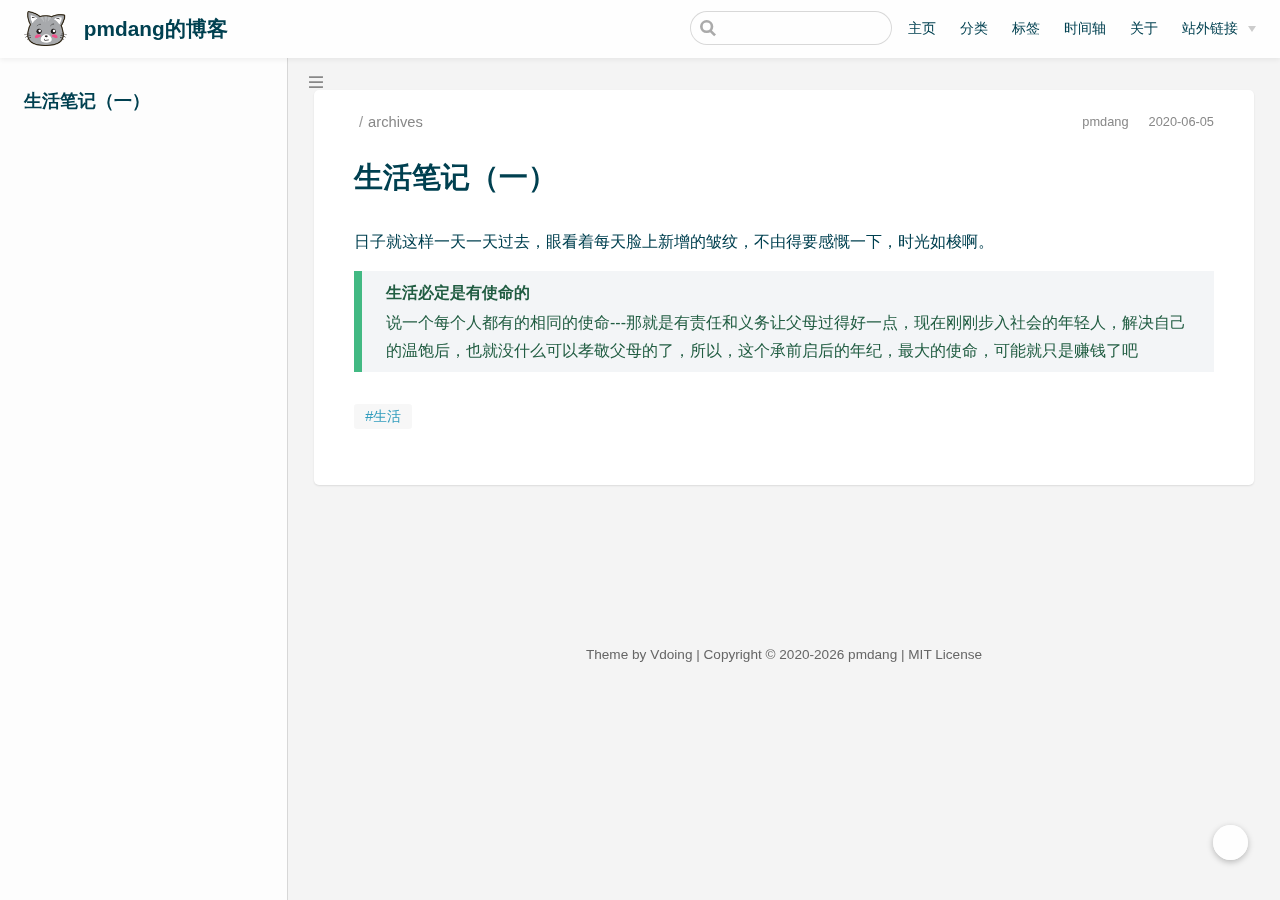
<file: pages/e92f30/index.html>
<!DOCTYPE html>
<html lang="en-US">
  <head>
    <meta charset="utf-8">
    <meta name="viewport" content="width=device-width,initial-scale=1">
    <title>生活笔记（一） | pmdang的博客</title>
    <meta name="generator" content="VuePress 1.5.0">
    <link rel="icon" href="/img/favicon.ico">
    <meta name="description" content="我们都如星辰，需努力活的璀璨">
    <meta name="viewport" content="width=device-width,initial-scale=1,user-scalable=no">
    <meta name="theme-color" content="#11a8cd">
    <meta name="keywords" content="博客 生活 养猫">
    <link rel="preload" href="/assets/css/0.styles.94c46772.css" as="style"><link rel="preload" href="/assets/js/app.0eb2dd01.js" as="script"><link rel="preload" href="/assets/js/2.258c6f3e.js" as="script"><link rel="preload" href="/assets/js/10.a419c11e.js" as="script"><link rel="prefetch" href="/assets/js/11.d8c46cbd.js"><link rel="prefetch" href="/assets/js/12.a9f05e5a.js"><link rel="prefetch" href="/assets/js/13.9c8fef45.js"><link rel="prefetch" href="/assets/js/14.b8919547.js"><link rel="prefetch" href="/assets/js/15.9a508b10.js"><link rel="prefetch" href="/assets/js/16.86ebc1d6.js"><link rel="prefetch" href="/assets/js/3.91062012.js"><link rel="prefetch" href="/assets/js/4.0e387824.js"><link rel="prefetch" href="/assets/js/5.451d315f.js"><link rel="prefetch" href="/assets/js/6.064b7b46.js"><link rel="prefetch" href="/assets/js/7.6fd40fda.js"><link rel="prefetch" href="/assets/js/8.92790df3.js"><link rel="prefetch" href="/assets/js/9.bb02d11c.js">
    <link rel="stylesheet" href="/assets/css/0.styles.94c46772.css">
  </head>
  <body class="theme-mode-light">
    <div id="app" data-server-rendered="true"><div class="theme-container sidebar-open"><header class="navbar blur"><div title="目录" class="sidebar-button"><svg xmlns="http://www.w3.org/2000/svg" aria-hidden="true" role="img" viewBox="0 0 448 512" class="icon"><path fill="currentColor" d="M436 124H12c-6.627 0-12-5.373-12-12V80c0-6.627 5.373-12 12-12h424c6.627 0 12 5.373 12 12v32c0 6.627-5.373 12-12 12zm0 160H12c-6.627 0-12-5.373-12-12v-32c0-6.627 5.373-12 12-12h424c6.627 0 12 5.373 12 12v32c0 6.627-5.373 12-12 12zm0 160H12c-6.627 0-12-5.373-12-12v-32c0-6.627 5.373-12 12-12h424c6.627 0 12 5.373 12 12v32c0 6.627-5.373 12-12 12z"></path></svg></div> <a href="/" class="home-link router-link-active"><img src="/img/logo.png" alt="pmdang的博客" class="logo"> <span class="site-name can-hide">pmdang的博客</span></a> <div class="links"><div class="search-box"><input aria-label="Search" autocomplete="off" spellcheck="false" value=""> <!----></div> <nav class="nav-links can-hide"><div class="nav-item"><a href="/" class="nav-link">主页</a></div><div class="nav-item"><a href="/categories/" class="nav-link">分类</a></div><div class="nav-item"><a href="/tags/" class="nav-link">标签</a></div><div class="nav-item"><a href="/archives/" class="nav-link">时间轴</a></div><div class="nav-item"><a href="/myself/" class="nav-link">关于</a></div><div class="nav-item"><div class="dropdown-wrapper"><button type="button" aria-label="站外链接" class="dropdown-title"><!----> <span class="title" style="display:;">站外链接</span> <span class="arrow right"></span></button> <ul class="nav-dropdown" style="display:none;"><li class="dropdown-item"><!----> <a href="https://github.com/Dangpengmin/Dangpengmin.github.io" target="_blank" rel="noopener noreferrer" class="nav-link external">
  GitHub
  <svg xmlns="http://www.w3.org/2000/svg" aria-hidden="true" x="0px" y="0px" viewBox="0 0 100 100" width="15" height="15" class="icon outbound"><path fill="currentColor" d="M18.8,85.1h56l0,0c2.2,0,4-1.8,4-4v-32h-8v28h-48v-48h28v-8h-32l0,0c-2.2,0-4,1.8-4,4v56C14.8,83.3,16.6,85.1,18.8,85.1z"></path> <polygon fill="currentColor" points="45.7,48.7 51.3,54.3 77.2,28.5 77.2,37.2 85.2,37.2 85.2,14.9 62.8,14.9 62.8,22.9 71.5,22.9"></polygon></svg></a></li></ul></div></div> <!----></nav></div></header> <div class="sidebar-mask"></div> <aside class="sidebar" style="display:none;"><div class="blogger"><img src="/img/avatar.png"> <div class="blogger-info"><h3>pmdang</h3> <span>
        前端界的小学生
      </span></div></div> <nav class="nav-links"><div class="nav-item"><a href="/" class="nav-link">主页</a></div><div class="nav-item"><a href="/categories/" class="nav-link">分类</a></div><div class="nav-item"><a href="/tags/" class="nav-link">标签</a></div><div class="nav-item"><a href="/archives/" class="nav-link">时间轴</a></div><div class="nav-item"><a href="/myself/" class="nav-link">关于</a></div><div class="nav-item"><div class="dropdown-wrapper"><button type="button" aria-label="站外链接" class="dropdown-title"><!----> <span class="title" style="display:;">站外链接</span> <span class="arrow right"></span></button> <ul class="nav-dropdown" style="display:none;"><li class="dropdown-item"><!----> <a href="https://github.com/Dangpengmin/Dangpengmin.github.io" target="_blank" rel="noopener noreferrer" class="nav-link external">
  GitHub
  <svg xmlns="http://www.w3.org/2000/svg" aria-hidden="true" x="0px" y="0px" viewBox="0 0 100 100" width="15" height="15" class="icon outbound"><path fill="currentColor" d="M18.8,85.1h56l0,0c2.2,0,4-1.8,4-4v-32h-8v28h-48v-48h28v-8h-32l0,0c-2.2,0-4,1.8-4,4v56C14.8,83.3,16.6,85.1,18.8,85.1z"></path> <polygon fill="currentColor" points="45.7,48.7 51.3,54.3 77.2,28.5 77.2,37.2 85.2,37.2 85.2,14.9 62.8,14.9 62.8,22.9 71.5,22.9"></polygon></svg></a></li></ul></div></div> <!----></nav>  <ul class="sidebar-links"><li><section class="sidebar-group depth-0"><p class="sidebar-heading open"><span>生活笔记（一）</span> <!----></p> <!----></section></li></ul> </aside> <div><main class="page"> <div class="theme-vdoing-wrapper"><div class="articleInfo-wrap" data-v-14888ed5><div class="articleInfo" data-v-14888ed5><ul class="breadcrumbs" data-v-14888ed5><li data-v-14888ed5><a href="/" title="首页" class="iconfont icon-home router-link-active" data-v-14888ed5></a></li> <li data-v-14888ed5><a href="/categories/?category=archives" title="分类" data-v-14888ed5>archives</a></li> <!----></ul> <div class="info" data-v-14888ed5><div title="作者" class="author iconfont icon-touxiang" data-v-14888ed5><a href="www.dangpengmin.com" target="_blank" title="作者" class="beLink" data-v-14888ed5>pmdang</a></div> <div title="创建时间" class="date iconfont icon-riqi" data-v-14888ed5><a href="javascript:;" data-v-14888ed5>2020-06-05</a></div> <!----></div></div></div> <!----> <div class="content-wrapper"><!----> <h1><!---->
          生活笔记（一）
        </h1> <div class="theme-vdoing-content content__default"><p>日子就这样一天一天过去，眼看着每天脸上新增的皱纹，不由得要感慨一下，时光如梭啊。</p> <div class="custom-block tip"><p class="custom-block-title">生活必定是有使命的</p> <p>说一个每个人都有的相同的使命---那就是有责任和义务让父母过得好一点，现在刚刚步入社会的年轻人，解决自己的温饱后，也就没什么可以孝敬父母的了，所以，这个承前启后的年纪，最大的使命，可能就只是赚钱了吧</p></div></div></div> <div class="page-edit"><!----> <div class="tags"><a href="/tags/?tag=%E7%94%9F%E6%B4%BB" title="标签">
      #生活
    </a></div> <!----></div> <div class="page-nav-wapper"><!----> <!----></div></div> <!----> </main></div> <div class="footer"><div class="icons"><a href="mailto:839589338@qq.com" title="发邮件" target="_blank" class="iconfont icon-youjian"></a><a href="https://github.com/Dangpengmin" title="GitHub" target="_blank" class="iconfont icon-github"></a><a href="https://music.163.com/#/playlist?id=755597173" title="听音乐" target="_blank" class="iconfont icon-erji"></a></div> 
  Theme by <a href="https://github.com/xugaoyi/vuepress-theme-vdoing" target="_blank" title="本站主题">Vdoing</a> 
     | Copyright © 2020-2020
    <span>pmdang | <a href="https://github.com/Dagpengmin/Dangpengmin.github.io" target="_blank">MIT License</a></span></div> <div class="buttons"><div title="返回顶部" class="button blur go-to-top iconfont icon-fanhuidingbu" style="display:none;"></div> <div title="去评论" class="button blur go-to-comment iconfont icon-pinglun" style="display:none;"></div> <div title="主题模式" class="button blur theme-mode-but iconfont icon-zhuti"><ul class="select-box" style="display:none;"><li class="iconfont icon-zidong">
          跟随系统
        </li><li class="iconfont icon-rijianmoshi">
          浅色模式
        </li><li class="iconfont icon-yejianmoshi">
          深色模式
        </li><li class="iconfont icon-yuedu">
          阅读模式
        </li></ul></div></div> <!----></div><div class="global-ui"><div></div></div></div>
    <script src="/assets/js/app.0eb2dd01.js" defer></script><script src="/assets/js/2.258c6f3e.js" defer></script><script src="/assets/js/10.a419c11e.js" defer></script>
  </body>
</html>
</file>
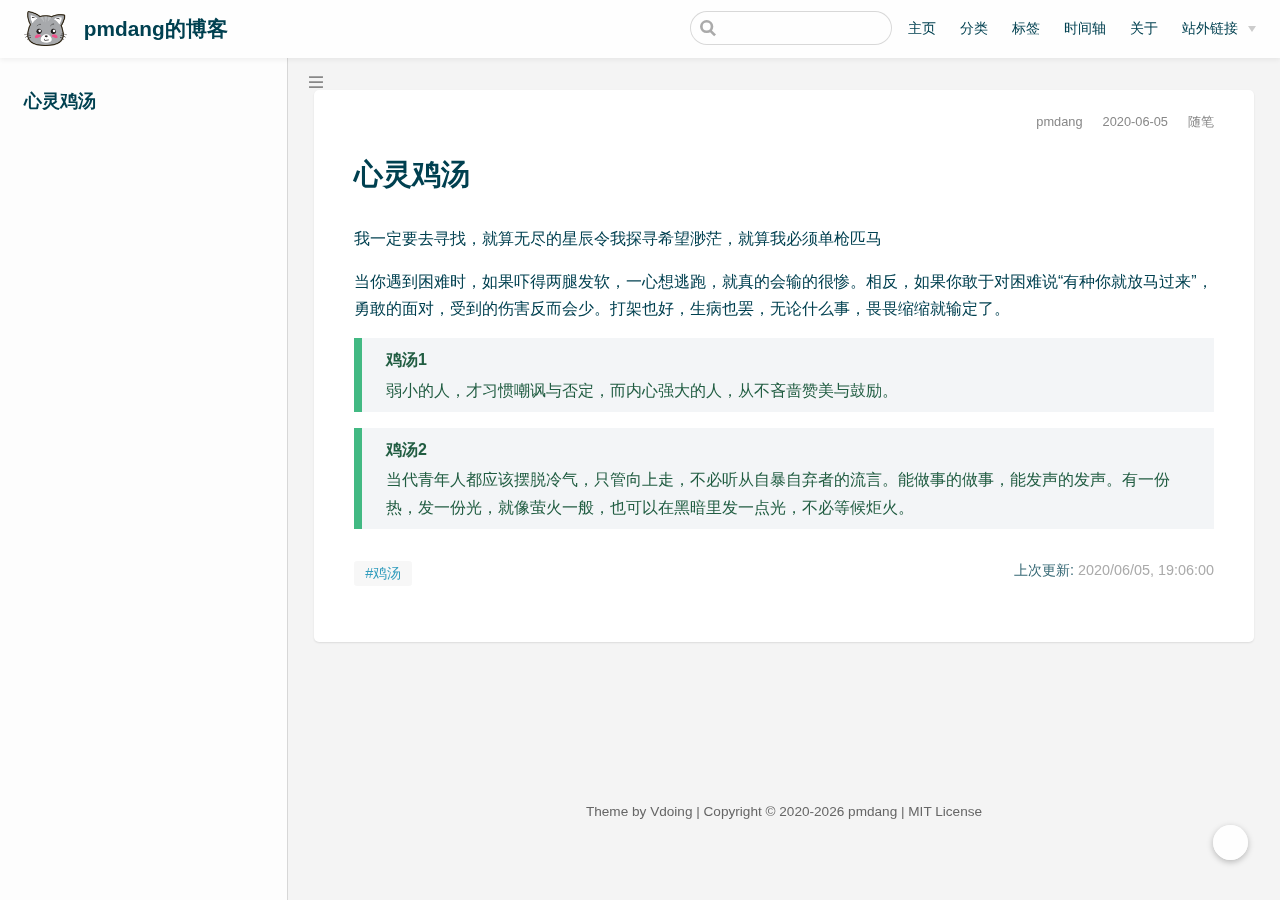
<file: pages/f2e63f/index.html>
<!DOCTYPE html>
<html lang="en-US">
  <head>
    <meta charset="utf-8">
    <meta name="viewport" content="width=device-width,initial-scale=1">
    <title>心灵鸡汤 | pmdang的博客</title>
    <meta name="generator" content="VuePress 1.5.0">
    <link rel="icon" href="/img/favicon.ico">
    <meta name="description" content="我们都如星辰，需努力活的璀璨">
    <meta name="viewport" content="width=device-width,initial-scale=1,user-scalable=no">
    <meta name="theme-color" content="#11a8cd">
    <meta name="keywords" content="博客 生活 养猫">
    <link rel="preload" href="/assets/css/0.styles.94c46772.css" as="style"><link rel="preload" href="/assets/js/app.0eb2dd01.js" as="script"><link rel="preload" href="/assets/js/2.258c6f3e.js" as="script"><link rel="preload" href="/assets/js/8.92790df3.js" as="script"><link rel="prefetch" href="/assets/js/10.a419c11e.js"><link rel="prefetch" href="/assets/js/11.d8c46cbd.js"><link rel="prefetch" href="/assets/js/12.a9f05e5a.js"><link rel="prefetch" href="/assets/js/13.9c8fef45.js"><link rel="prefetch" href="/assets/js/14.b8919547.js"><link rel="prefetch" href="/assets/js/15.9a508b10.js"><link rel="prefetch" href="/assets/js/16.86ebc1d6.js"><link rel="prefetch" href="/assets/js/3.91062012.js"><link rel="prefetch" href="/assets/js/4.0e387824.js"><link rel="prefetch" href="/assets/js/5.451d315f.js"><link rel="prefetch" href="/assets/js/6.064b7b46.js"><link rel="prefetch" href="/assets/js/7.6fd40fda.js"><link rel="prefetch" href="/assets/js/9.bb02d11c.js">
    <link rel="stylesheet" href="/assets/css/0.styles.94c46772.css">
  </head>
  <body class="theme-mode-light">
    <div id="app" data-server-rendered="true"><div class="theme-container sidebar-open"><header class="navbar blur"><div title="目录" class="sidebar-button"><svg xmlns="http://www.w3.org/2000/svg" aria-hidden="true" role="img" viewBox="0 0 448 512" class="icon"><path fill="currentColor" d="M436 124H12c-6.627 0-12-5.373-12-12V80c0-6.627 5.373-12 12-12h424c6.627 0 12 5.373 12 12v32c0 6.627-5.373 12-12 12zm0 160H12c-6.627 0-12-5.373-12-12v-32c0-6.627 5.373-12 12-12h424c6.627 0 12 5.373 12 12v32c0 6.627-5.373 12-12 12zm0 160H12c-6.627 0-12-5.373-12-12v-32c0-6.627 5.373-12 12-12h424c6.627 0 12 5.373 12 12v32c0 6.627-5.373 12-12 12z"></path></svg></div> <a href="/" class="home-link router-link-active"><img src="/img/logo.png" alt="pmdang的博客" class="logo"> <span class="site-name can-hide">pmdang的博客</span></a> <div class="links"><div class="search-box"><input aria-label="Search" autocomplete="off" spellcheck="false" value=""> <!----></div> <nav class="nav-links can-hide"><div class="nav-item"><a href="/" class="nav-link">主页</a></div><div class="nav-item"><a href="/categories/" class="nav-link">分类</a></div><div class="nav-item"><a href="/tags/" class="nav-link">标签</a></div><div class="nav-item"><a href="/archives/" class="nav-link">时间轴</a></div><div class="nav-item"><a href="/myself/" class="nav-link">关于</a></div><div class="nav-item"><div class="dropdown-wrapper"><button type="button" aria-label="站外链接" class="dropdown-title"><!----> <span class="title" style="display:;">站外链接</span> <span class="arrow right"></span></button> <ul class="nav-dropdown" style="display:none;"><li class="dropdown-item"><!----> <a href="https://github.com/Dangpengmin/Dangpengmin.github.io" target="_blank" rel="noopener noreferrer" class="nav-link external">
  GitHub
  <svg xmlns="http://www.w3.org/2000/svg" aria-hidden="true" x="0px" y="0px" viewBox="0 0 100 100" width="15" height="15" class="icon outbound"><path fill="currentColor" d="M18.8,85.1h56l0,0c2.2,0,4-1.8,4-4v-32h-8v28h-48v-48h28v-8h-32l0,0c-2.2,0-4,1.8-4,4v56C14.8,83.3,16.6,85.1,18.8,85.1z"></path> <polygon fill="currentColor" points="45.7,48.7 51.3,54.3 77.2,28.5 77.2,37.2 85.2,37.2 85.2,14.9 62.8,14.9 62.8,22.9 71.5,22.9"></polygon></svg></a></li></ul></div></div> <!----></nav></div></header> <div class="sidebar-mask"></div> <aside class="sidebar" style="display:none;"><div class="blogger"><img src="/img/avatar.png"> <div class="blogger-info"><h3>pmdang</h3> <span>
        前端界的小学生
      </span></div></div> <nav class="nav-links"><div class="nav-item"><a href="/" class="nav-link">主页</a></div><div class="nav-item"><a href="/categories/" class="nav-link">分类</a></div><div class="nav-item"><a href="/tags/" class="nav-link">标签</a></div><div class="nav-item"><a href="/archives/" class="nav-link">时间轴</a></div><div class="nav-item"><a href="/myself/" class="nav-link">关于</a></div><div class="nav-item"><div class="dropdown-wrapper"><button type="button" aria-label="站外链接" class="dropdown-title"><!----> <span class="title" style="display:;">站外链接</span> <span class="arrow right"></span></button> <ul class="nav-dropdown" style="display:none;"><li class="dropdown-item"><!----> <a href="https://github.com/Dangpengmin/Dangpengmin.github.io" target="_blank" rel="noopener noreferrer" class="nav-link external">
  GitHub
  <svg xmlns="http://www.w3.org/2000/svg" aria-hidden="true" x="0px" y="0px" viewBox="0 0 100 100" width="15" height="15" class="icon outbound"><path fill="currentColor" d="M18.8,85.1h56l0,0c2.2,0,4-1.8,4-4v-32h-8v28h-48v-48h28v-8h-32l0,0c-2.2,0-4,1.8-4,4v56C14.8,83.3,16.6,85.1,18.8,85.1z"></path> <polygon fill="currentColor" points="45.7,48.7 51.3,54.3 77.2,28.5 77.2,37.2 85.2,37.2 85.2,14.9 62.8,14.9 62.8,22.9 71.5,22.9"></polygon></svg></a></li></ul></div></div> <!----></nav>  <ul class="sidebar-links"><li><section class="sidebar-group depth-0"><p class="sidebar-heading open"><span>心灵鸡汤</span> <!----></p> <!----></section></li></ul> </aside> <div><main class="page"> <div class="theme-vdoing-wrapper"><div class="articleInfo-wrap" data-v-14888ed5><div class="articleInfo" data-v-14888ed5><!----> <div class="info" data-v-14888ed5><div title="作者" class="author iconfont icon-touxiang" data-v-14888ed5><a href="www.dangpengmin.com" target="_blank" title="作者" class="beLink" data-v-14888ed5>pmdang</a></div> <div title="创建时间" class="date iconfont icon-riqi" data-v-14888ed5><a href="javascript:;" data-v-14888ed5>2020-06-05</a></div> <div title="分类" class="date iconfont icon-wenjian" data-v-14888ed5><a href="/categories/?category=%E9%9A%8F%E7%AC%94" data-v-14888ed5>
          随笔
        </a></div></div></div></div> <!----> <div class="content-wrapper"><!----> <h1><!---->
          心灵鸡汤
        </h1> <div class="theme-vdoing-content content__default"><p>我一定要去寻找，就算无尽的星辰令我探寻希望渺茫，就算我必须单枪匹马
</p> <p>当你遇到困难时，如果吓得两腿发软，一心想逃跑，就真的会输的很惨。相反，如果你敢于对困难说“有种你就放马过来”，勇敢的面对，受到的伤害反而会少。打架也好，生病也罢，无论什么事，畏畏缩缩就输定了。</p> <div class="custom-block tip"><p class="custom-block-title">鸡汤1</p> <p>弱小的人，才习惯嘲讽与否定，而内心强大的人，从不吝啬赞美与鼓励。</p></div> <div class="custom-block tip"><p class="custom-block-title">鸡汤2</p> <p>当代青年人都应该摆脱冷气，只管向上走，不必听从自暴自弃者的流言。能做事的做事，能发声的发声。有一份热，发一份光，就像萤火一般，也可以在黑暗里发一点光，不必等候炬火。</p></div></div></div> <div class="page-edit"><!----> <div class="tags"><a href="/tags/?tag=%E9%B8%A1%E6%B1%A4" title="标签">
      #鸡汤
    </a></div> <div class="last-updated"><span class="prefix">上次更新:</span> <span class="time">2020/06/05, 19:06:00</span></div></div> <div class="page-nav-wapper"><!----> <!----></div></div> <!----> </main></div> <div class="footer"><div class="icons"><a href="mailto:839589338@qq.com" title="发邮件" target="_blank" class="iconfont icon-youjian"></a><a href="https://github.com/Dangpengmin" title="GitHub" target="_blank" class="iconfont icon-github"></a><a href="https://music.163.com/#/playlist?id=755597173" title="听音乐" target="_blank" class="iconfont icon-erji"></a></div> 
  Theme by <a href="https://github.com/xugaoyi/vuepress-theme-vdoing" target="_blank" title="本站主题">Vdoing</a> 
     | Copyright © 2020-2020
    <span>pmdang | <a href="https://github.com/Dagpengmin/Dangpengmin.github.io" target="_blank">MIT License</a></span></div> <div class="buttons"><div title="返回顶部" class="button blur go-to-top iconfont icon-fanhuidingbu" style="display:none;"></div> <div title="去评论" class="button blur go-to-comment iconfont icon-pinglun" style="display:none;"></div> <div title="主题模式" class="button blur theme-mode-but iconfont icon-zhuti"><ul class="select-box" style="display:none;"><li class="iconfont icon-zidong">
          跟随系统
        </li><li class="iconfont icon-rijianmoshi">
          浅色模式
        </li><li class="iconfont icon-yejianmoshi">
          深色模式
        </li><li class="iconfont icon-yuedu">
          阅读模式
        </li></ul></div></div> <!----></div><div class="global-ui"><div></div></div></div>
    <script src="/assets/js/app.0eb2dd01.js" defer></script><script src="/assets/js/2.258c6f3e.js" defer></script><script src="/assets/js/8.92790df3.js" defer></script>
  </body>
</html>
</file>
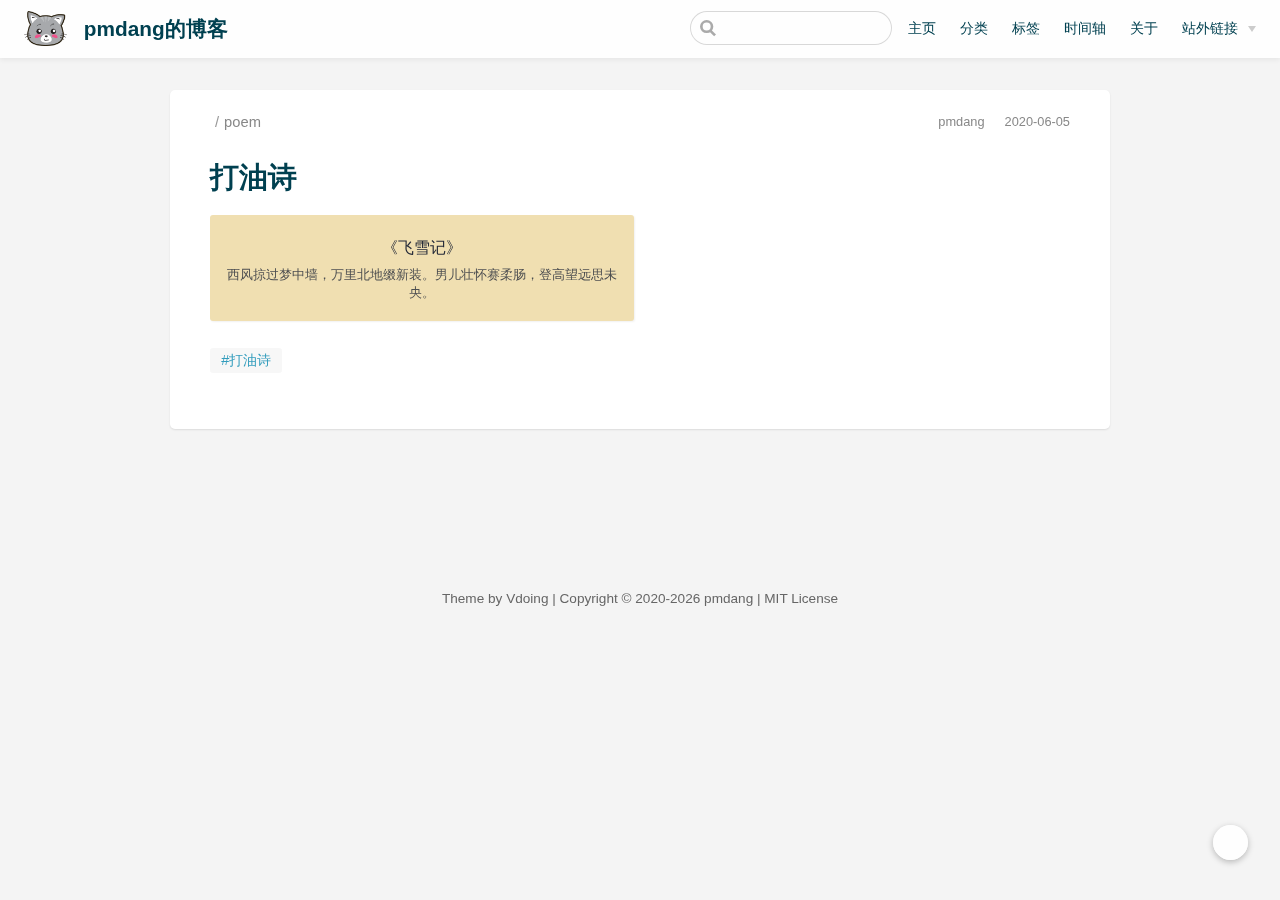
<file: pages/fdd874/index.html>
<!DOCTYPE html>
<html lang="en-US">
  <head>
    <meta charset="utf-8">
    <meta name="viewport" content="width=device-width,initial-scale=1">
    <title>打油诗 | pmdang的博客</title>
    <meta name="generator" content="VuePress 1.5.0">
    <link rel="icon" href="/img/favicon.ico">
    <meta name="description" content="我们都如星辰，需努力活的璀璨">
    <meta name="viewport" content="width=device-width,initial-scale=1,user-scalable=no">
    <meta name="theme-color" content="#11a8cd">
    <meta name="keywords" content="博客 生活 养猫">
    <link rel="preload" href="/assets/css/0.styles.94c46772.css" as="style"><link rel="preload" href="/assets/js/app.0eb2dd01.js" as="script"><link rel="preload" href="/assets/js/2.258c6f3e.js" as="script"><link rel="preload" href="/assets/js/13.9c8fef45.js" as="script"><link rel="prefetch" href="/assets/js/10.a419c11e.js"><link rel="prefetch" href="/assets/js/11.d8c46cbd.js"><link rel="prefetch" href="/assets/js/12.a9f05e5a.js"><link rel="prefetch" href="/assets/js/14.b8919547.js"><link rel="prefetch" href="/assets/js/15.9a508b10.js"><link rel="prefetch" href="/assets/js/16.86ebc1d6.js"><link rel="prefetch" href="/assets/js/3.91062012.js"><link rel="prefetch" href="/assets/js/4.0e387824.js"><link rel="prefetch" href="/assets/js/5.451d315f.js"><link rel="prefetch" href="/assets/js/6.064b7b46.js"><link rel="prefetch" href="/assets/js/7.6fd40fda.js"><link rel="prefetch" href="/assets/js/8.92790df3.js"><link rel="prefetch" href="/assets/js/9.bb02d11c.js">
    <link rel="stylesheet" href="/assets/css/0.styles.94c46772.css">
  </head>
  <body class="theme-mode-light">
    <div id="app" data-server-rendered="true"><div class="theme-container sidebar-open no-sidebar"><header class="navbar blur"><div title="目录" class="sidebar-button"><svg xmlns="http://www.w3.org/2000/svg" aria-hidden="true" role="img" viewBox="0 0 448 512" class="icon"><path fill="currentColor" d="M436 124H12c-6.627 0-12-5.373-12-12V80c0-6.627 5.373-12 12-12h424c6.627 0 12 5.373 12 12v32c0 6.627-5.373 12-12 12zm0 160H12c-6.627 0-12-5.373-12-12v-32c0-6.627 5.373-12 12-12h424c6.627 0 12 5.373 12 12v32c0 6.627-5.373 12-12 12zm0 160H12c-6.627 0-12-5.373-12-12v-32c0-6.627 5.373-12 12-12h424c6.627 0 12 5.373 12 12v32c0 6.627-5.373 12-12 12z"></path></svg></div> <a href="/" class="home-link router-link-active"><img src="/img/logo.png" alt="pmdang的博客" class="logo"> <span class="site-name can-hide">pmdang的博客</span></a> <div class="links"><div class="search-box"><input aria-label="Search" autocomplete="off" spellcheck="false" value=""> <!----></div> <nav class="nav-links can-hide"><div class="nav-item"><a href="/" class="nav-link">主页</a></div><div class="nav-item"><a href="/categories/" class="nav-link">分类</a></div><div class="nav-item"><a href="/tags/" class="nav-link">标签</a></div><div class="nav-item"><a href="/archives/" class="nav-link">时间轴</a></div><div class="nav-item"><a href="/myself/" class="nav-link">关于</a></div><div class="nav-item"><div class="dropdown-wrapper"><button type="button" aria-label="站外链接" class="dropdown-title"><!----> <span class="title" style="display:;">站外链接</span> <span class="arrow right"></span></button> <ul class="nav-dropdown" style="display:none;"><li class="dropdown-item"><!----> <a href="https://github.com/Dangpengmin/Dangpengmin.github.io" target="_blank" rel="noopener noreferrer" class="nav-link external">
  GitHub
  <svg xmlns="http://www.w3.org/2000/svg" aria-hidden="true" x="0px" y="0px" viewBox="0 0 100 100" width="15" height="15" class="icon outbound"><path fill="currentColor" d="M18.8,85.1h56l0,0c2.2,0,4-1.8,4-4v-32h-8v28h-48v-48h28v-8h-32l0,0c-2.2,0-4,1.8-4,4v56C14.8,83.3,16.6,85.1,18.8,85.1z"></path> <polygon fill="currentColor" points="45.7,48.7 51.3,54.3 77.2,28.5 77.2,37.2 85.2,37.2 85.2,14.9 62.8,14.9 62.8,22.9 71.5,22.9"></polygon></svg></a></li></ul></div></div> <!----></nav></div></header> <div class="sidebar-mask"></div> <aside class="sidebar" style="display:none;"><div class="blogger"><img src="/img/avatar.png"> <div class="blogger-info"><h3>pmdang</h3> <span>
        前端界的小学生
      </span></div></div> <nav class="nav-links"><div class="nav-item"><a href="/" class="nav-link">主页</a></div><div class="nav-item"><a href="/categories/" class="nav-link">分类</a></div><div class="nav-item"><a href="/tags/" class="nav-link">标签</a></div><div class="nav-item"><a href="/archives/" class="nav-link">时间轴</a></div><div class="nav-item"><a href="/myself/" class="nav-link">关于</a></div><div class="nav-item"><div class="dropdown-wrapper"><button type="button" aria-label="站外链接" class="dropdown-title"><!----> <span class="title" style="display:;">站外链接</span> <span class="arrow right"></span></button> <ul class="nav-dropdown" style="display:none;"><li class="dropdown-item"><!----> <a href="https://github.com/Dangpengmin/Dangpengmin.github.io" target="_blank" rel="noopener noreferrer" class="nav-link external">
  GitHub
  <svg xmlns="http://www.w3.org/2000/svg" aria-hidden="true" x="0px" y="0px" viewBox="0 0 100 100" width="15" height="15" class="icon outbound"><path fill="currentColor" d="M18.8,85.1h56l0,0c2.2,0,4-1.8,4-4v-32h-8v28h-48v-48h28v-8h-32l0,0c-2.2,0-4,1.8-4,4v56C14.8,83.3,16.6,85.1,18.8,85.1z"></path> <polygon fill="currentColor" points="45.7,48.7 51.3,54.3 77.2,28.5 77.2,37.2 85.2,37.2 85.2,14.9 62.8,14.9 62.8,22.9 71.5,22.9"></polygon></svg></a></li></ul></div></div> <!----></nav>  <!----> </aside> <div><main class="page"> <div class="theme-vdoing-wrapper"><div class="articleInfo-wrap" data-v-14888ed5><div class="articleInfo" data-v-14888ed5><ul class="breadcrumbs" data-v-14888ed5><li data-v-14888ed5><a href="/" title="首页" class="iconfont icon-home router-link-active" data-v-14888ed5></a></li> <li data-v-14888ed5><a href="/categories/?category=poem" title="分类" data-v-14888ed5>poem</a></li> <!----></ul> <div class="info" data-v-14888ed5><div title="作者" class="author iconfont icon-touxiang" data-v-14888ed5><a href="www.dangpengmin.com" target="_blank" title="作者" class="beLink" data-v-14888ed5>pmdang</a></div> <div title="创建时间" class="date iconfont icon-riqi" data-v-14888ed5><a href="javascript:;" data-v-14888ed5>2020-06-05</a></div> <!----></div></div></div> <!----> <div class="content-wrapper"><!----> <h1><!---->
          打油诗
        </h1> <div class="theme-vdoing-content content__default"><div class="cardListContainer"><div class="card-list"><span class="card-item row-2" style="background-color:#F0DFB1;color:#242A38;"><div><p class="name">《飞雪记》</p> <p class="desc">西风掠过梦中墙，万里北地缀新装。男儿壮怀赛柔肠，登高望远思未央。</p></div></span></div><div class="language-yaml line-numbers-mode"><pre class="language-yaml"><code><span class="token punctuation">-</span> <span class="token key atrule">name</span><span class="token punctuation">:</span> 《飞雪记》
  <span class="token key atrule">desc</span><span class="token punctuation">:</span> 西风掠过梦中墙，万里北地缀新装。男儿壮怀赛柔肠，登高望远思未央。
  <span class="token key atrule">bgColor</span><span class="token punctuation">:</span> <span class="token string">'#F0DFB1'</span>
  <span class="token key atrule">textColor</span><span class="token punctuation">:</span> <span class="token string">'#242A38'</span>
</code></pre> <div class="line-numbers-wrapper"><span class="line-number">1</span><br><span class="line-number">2</span><br><span class="line-number">3</span><br><span class="line-number">4</span><br></div></div></div></div></div> <div class="page-edit"><!----> <div class="tags"><a href="/tags/?tag=%E6%89%93%E6%B2%B9%E8%AF%97" title="标签">
      #打油诗
    </a></div> <!----></div> <div class="page-nav-wapper"><!----> <!----></div></div> <!----> </main></div> <div class="footer"><div class="icons"><a href="mailto:839589338@qq.com" title="发邮件" target="_blank" class="iconfont icon-youjian"></a><a href="https://github.com/Dangpengmin" title="GitHub" target="_blank" class="iconfont icon-github"></a><a href="https://music.163.com/#/playlist?id=755597173" title="听音乐" target="_blank" class="iconfont icon-erji"></a></div> 
  Theme by <a href="https://github.com/xugaoyi/vuepress-theme-vdoing" target="_blank" title="本站主题">Vdoing</a> 
     | Copyright © 2020-2020
    <span>pmdang | <a href="https://github.com/Dagpengmin/Dangpengmin.github.io" target="_blank">MIT License</a></span></div> <div class="buttons"><div title="返回顶部" class="button blur go-to-top iconfont icon-fanhuidingbu" style="display:none;"></div> <div title="去评论" class="button blur go-to-comment iconfont icon-pinglun" style="display:none;"></div> <div title="主题模式" class="button blur theme-mode-but iconfont icon-zhuti"><ul class="select-box" style="display:none;"><li class="iconfont icon-zidong">
          跟随系统
        </li><li class="iconfont icon-rijianmoshi">
          浅色模式
        </li><li class="iconfont icon-yejianmoshi">
          深色模式
        </li><li class="iconfont icon-yuedu">
          阅读模式
        </li></ul></div></div> <!----></div><div class="global-ui"><div></div></div></div>
    <script src="/assets/js/app.0eb2dd01.js" defer></script><script src="/assets/js/2.258c6f3e.js" defer></script><script src="/assets/js/13.9c8fef45.js" defer></script>
  </body>
</html>
</file>
<file: assets/css/0.styles.94c46772.css>
@import url(//at.alicdn.com/t/font_1678482_5p581gkjq75.css);.code-copy{color:#aaa;fill:#aaa;font-size:14px;display:inline-block;cursor:pointer}div[class*=aside-code] aside .code-copy,div[class*=language-] pre .code-copy{position:absolute;z-index:1000;top:7px;right:35px;opacity:0;font-size:16px}div[class*=aside-code] aside:hover .code-copy,div[class*=language-] pre:hover .code-copy{opacity:1}.content pre,.content pre[class*=language-]{overflow-y:hidden}div[class*=language-] pre,div[class*=language-] pre[class*=language-]{position:static!important}div[class~=language-text]:before{content:"text"}div[class~=language-yml]:before{content:"yml"}div[class*=language-] pre{-webkit-user-select:text;-moz-user-select:text;-ms-user-select:text;user-select:text}p code{-webkit-user-select:all;-moz-user-select:all;-ms-user-select:all;user-select:all}@-webkit-keyframes message-move-in{0%{opacity:0;transform:translateY(-100%)}to{opacity:1;transform:translateY(0)}}@keyframes message-move-in{0%{opacity:0;transform:translateY(-100%)}to{opacity:1;transform:translateY(0)}}#message-container .message.move-in{-webkit-animation:message-move-in .3s ease-in-out;animation:message-move-in .3s ease-in-out}@-webkit-keyframes message-move-out{0%{opacity:1;transform:translateY(0)}to{opacity:0;transform:translateY(-100%)}}@keyframes message-move-out{0%{opacity:1;transform:translateY(0)}to{opacity:0;transform:translateY(-100%)}}#message-container .message.move-out{-webkit-animation:message-move-out .3s ease-in-out;animation:message-move-out .3s ease-in-out;-webkit-animation-fill-mode:forwards;animation-fill-mode:forwards}#message-container .message{background:#fff;margin:10px 0;padding:0 10px;height:40px;box-shadow:0 0 10px 0 #ccc;font-size:14px;border-radius:3px;display:flex;align-items:center;transition:height .2s ease-in-out,margin .2s ease-in-out}#message-container{position:fixed;left:0;top:100px;right:0;display:flex;flex-direction:column;align-items:center}#message-container .message .text{color:#333;padding:0 20px 0 5px}body .theme-vdoing-content code{color:var(--textLightenColor);padding:.25rem .5rem;margin:0;font-size:.9em;background-color:hsla(0,0%,39.2%,.08);border-radius:3px}body .theme-vdoing-content code .token.deleted{color:#ec5975}body .theme-vdoing-content code .token.inserted{color:#11a8cd}body .theme-vdoing-content pre,body .theme-vdoing-content pre[class*=language-]{line-height:1.4;padding:1.25rem 1.5rem;margin:.85rem 0;background-color:#282c34;border-radius:6px;overflow:auto}body .theme-vdoing-content pre[class*=language-] code,body .theme-vdoing-content pre code{color:var(--codeColor);padding:0;background-color:transparent;border-radius:0}div[class*=language-]{position:relative;background-color:var(--codeBg);border-radius:6px}div[class*=language-] .highlight-lines{-webkit-user-select:none;-ms-user-select:none;user-select:none;padding-top:1.3rem;position:absolute;top:0;left:0;width:100%;line-height:1.4}div[class*=language-] .highlight-lines .highlighted{background-color:rgba(0,0,0,.66)}div[class*=language-] pre,div[class*=language-] pre[class*=language-]{background:transparent;position:relative;z-index:1}div[class*=language-]:before{position:absolute;z-index:3;top:.8em;right:1em;font-size:.8rem;color:hsla(0,0%,58.8%,.7)}div[class*=language-]:not(.line-numbers-mode) .line-numbers-wrapper{display:none}div[class*=language-].line-numbers-mode .highlight-lines .highlighted{position:relative}div[class*=language-].line-numbers-mode .highlight-lines .highlighted:before{content:" ";position:absolute;z-index:3;left:0;top:0;display:block;width:2.5rem;height:100%;background-color:rgba(0,0,0,.66)}div[class*=language-].line-numbers-mode pre{padding-left:3.5rem;vertical-align:middle}div[class*=language-].line-numbers-mode .line-numbers-wrapper{position:absolute;top:0;width:2.5rem;text-align:center;color:hsla(0,0%,49.8%,.5);padding:1.25rem 0;line-height:1.4}div[class*=language-].line-numbers-mode .line-numbers-wrapper br{-webkit-user-select:none;-ms-user-select:none;user-select:none}div[class*=language-].line-numbers-mode .line-numbers-wrapper .line-number{position:relative;z-index:4;-webkit-user-select:none;-ms-user-select:none;user-select:none;font-size:.85em}div[class*=language-].line-numbers-mode:after{content:"";position:absolute;z-index:2;top:0;left:0;width:2.5rem;height:100%;border-radius:6px 0 0 6px;border-right:1px solid var(--borderColor);background-color:var(--codeBg)}div[class~=language-js]:before{content:"js"}div[class~=language-ts]:before{content:"ts"}div[class~=language-html]:before{content:"html"}div[class~=language-md]:before{content:"md"}div[class~=language-vue]:before{content:"vue"}div[class~=language-css]:before{content:"css"}div[class~=language-sass]:before{content:"sass"}div[class~=language-scss]:before{content:"scss"}div[class~=language-less]:before{content:"less"}div[class~=language-stylus]:before{content:"stylus"}div[class~=language-go]:before{content:"go"}div[class~=language-java]:before{content:"java"}div[class~=language-c]:before{content:"c"}div[class~=language-sh]:before{content:"sh"}div[class~=language-yaml]:before{content:"yaml"}div[class~=language-py]:before{content:"py"}div[class~=language-docker]:before{content:"docker"}div[class~=language-dockerfile]:before{content:"dockerfile"}div[class~=language-makefile]:before{content:"makefile"}div[class~=language-javascript]:before{content:"js"}div[class~=language-typescript]:before{content:"ts"}div[class~=language-markup]:before{content:"html"}div[class~=language-markdown]:before{content:"md"}div[class~=language-json]:before{content:"json"}div[class~=language-ruby]:before{content:"rb"}div[class~=language-python]:before{content:"py"}div[class~=language-bash]:before{content:"sh"}div[class~=language-php]:before{content:"php"}.custom-block .custom-block-title{font-weight:600;margin-bottom:.2rem}.custom-block p{margin:0}.custom-block.danger,.custom-block.tip,.custom-block.warning{padding:.5rem 1.5rem;border-left-width:.5rem;border-left-style:solid;margin:1rem 0}.custom-block.tip{background-color:#f3f5f7;border-color:#42b983;color:#215d42}.custom-block.warning{background-color:#fff7d0;border-color:#e7c000;color:#6b5900}.custom-block.warning .custom-block-title{color:#b29400}.custom-block.warning a{color:var(--textColor)}.custom-block.danger{background-color:#ffe6e6;border-color:#c00;color:#4d0000}.custom-block.danger .custom-block-title{color:#900}.custom-block.danger a{color:var(--textColor)}.arrow{display:inline-block;width:0;height:0}.arrow.up{border-bottom:6px solid #ccc}.arrow.down,.arrow.up{border-left:4px solid transparent;border-right:4px solid transparent}.arrow.down{border-top:6px solid #ccc}.arrow.right{border-left:6px solid #ccc}.arrow.left,.arrow.right{border-top:4px solid transparent;border-bottom:4px solid transparent}.arrow.left{border-right:6px solid #ccc}.theme-vdoing-content:not(.custom){max-width:860px}.table-of-contents .badge{vertical-align:middle}.cardListContainer{margin:.7rem 0}.cardListContainer>:not(.card-list){display:none}.cardListContainer .card-list{margin:-.35rem;display:flex;flex-wrap:wrap;align-items:flex-start}.cardListContainer .card-list .card-item{width:calc(33.33333% - .7rem);margin:.35rem;background:var(--bodyBg);border-radius:3px;color:var(--textColor);display:flex;box-shadow:1px 1px 2px 0 rgba(0,0,0,.06)}.cardListContainer .card-list .card-item:hover{text-decoration:none}.cardListContainer .card-list .card-item:hover img{transform:rotate(8deg) scale(1.1);box-shadow:3px 2px 7px rgba(0,0,0,.15)}.cardListContainer .card-list .card-item:hover div p{text-shadow:3px 2px 5px rgba(0,0,0,.15)}.cardListContainer .card-list .card-item img{width:60px;height:60px;border-radius:50%;border:2px solid #fff;margin:1rem 0 1rem 1rem;box-shadow:3px 2px 5px rgba(0,0,0,.08);transition:all .4s}.cardListContainer .card-list .card-item div{flex:1;display:inline-block;float:right;padding:1rem 0}.cardListContainer .card-list .card-item div p{margin:0;padding:0 1rem;transition:text-shadow .4s;text-align:center}.cardListContainer .card-list .card-item div .name{margin:.2rem 0 .3rem}.cardListContainer .card-list .card-item div .desc{font-size:.8rem;line-height:1.1rem;opacity:.8;margin-bottom:.2rem}.cardListContainer .card-list .card-item.row-1{width:calc(100% - .7rem)}.cardListContainer .card-list .card-item.row-1 img{margin-left:2rem}.cardListContainer .card-list .card-item.row-2{width:calc(50% - .7rem)}.cardListContainer .card-list .card-item.row-2 img{margin-left:1.5rem}.cardListContainer .card-list .card-item.row-3{width:calc(33.33333% - .7rem)}.cardListContainer .card-list .card-item.row-4{width:calc(25% - .7rem)}.cardImgListContainer{margin:1rem 0}.cardImgListContainer>:not(.card-list){display:none}.cardImgListContainer .card-list{margin:-.5rem;display:flex;flex-wrap:wrap;align-items:flex-start}.cardImgListContainer .card-list .card-item{width:calc(33.33333% - 1rem);margin:.5rem;background:var(--mainBg);border:1px solid rgba(0,0,0,.08);box-sizing:border-box;border-radius:3px;overflow:hidden;color:var(--textColor);box-shadow:2px 2px 10px rgba(0,0,0,.04);display:flex;flex-direction:column;justify-content:flex-start;align-items:stretch;align-content:stretch;transition:box-shadow .3s}.cardImgListContainer .card-list .card-item:hover{box-shadow:1px 1px 20px rgba(0,0,0,.07)}.cardImgListContainer .card-list .card-item .box-img{overflow:hidden;position:relative;background:#000}.cardImgListContainer .card-list .card-item .box-img img{display:block;width:100%;height:auto;transition:all .3s}.cardImgListContainer .card-list .card-item .box-img:hover img{transform:scale(1.1);opacity:.75}.cardImgListContainer .card-list .card-item a{color:var(--textColor);transition:color .3s}.cardImgListContainer .card-list .card-item a:hover{color:#11a8cd;text-decoration:none}.cardImgListContainer .card-list .card-item .box-info{padding:.8rem 1rem}.cardImgListContainer .card-list .card-item .box-info p{margin:0}.cardImgListContainer .card-list .card-item .box-info .desc{margin-top:.3rem;opacity:.8;font-size:.9rem;line-height:1.1rem}.cardImgListContainer .card-list .card-item .box-footer{overflow:hidden;padding:.8rem 1rem;border-top:1px solid rgba(0,0,0,.05)}.cardImgListContainer .card-list .card-item .box-footer img{width:1.8rem;height:1.8rem;border-radius:50%;float:left}.cardImgListContainer .card-list .card-item .box-footer span{line-height:1.8rem;float:left;margin-left:.6rem;font-size:.8rem}.cardImgListContainer .card-list .card-item.row-1{width:calc(100% - 1rem)}.cardImgListContainer .card-list .card-item.row-2{width:calc(50% - 1rem)}.cardImgListContainer .card-list .card-item.row-3{width:calc(33.33333% - 1rem)}.cardImgListContainer .card-list .card-item.row-4{width:calc(25% - 1rem)}.theme-mode-dark .cardImgListContainer .card-list .card-item,.theme-mode-dark .cardImgListContainer .card-list .card-item .box-footer{border-color:var(--borderColor)}@media (max-width:900px){.cardListContainer .card-list .card-item.row-4{width:calc(33.33333% - .7rem)}.cardImgListContainer .card-list .card-item.row-4{width:calc(33.33333% - 1rem)}}@media (max-width:720px){.cardListContainer .card-list .card-item.row-3,.cardListContainer .card-list .card-item.row-4{width:calc(50% - .7rem)}.cardListContainer .card-list .card-item.row-3 img,.cardListContainer .card-list .card-item.row-4 img{margin-left:1.5rem}.cardImgListContainer .card-list .card-item.row-3,.cardImgListContainer .card-list .card-item.row-4{width:calc(50% - 1rem)}}@media (max-width:500px){.cardListContainer .card-list .card-item.row-1,.cardListContainer .card-list .card-item.row-2,.cardListContainer .card-list .card-item.row-3,.cardListContainer .card-list .card-item.row-4{width:calc(100% - .7rem)}.cardListContainer .card-list .card-item.row-1 img,.cardListContainer .card-list .card-item.row-2 img,.cardListContainer .card-list .card-item.row-3 img,.cardListContainer .card-list .card-item.row-4 img{margin-left:1.5rem}.cardImgListContainer .card-list .card-item.row-1,.cardImgListContainer .card-list .card-item.row-2,.cardImgListContainer .card-list .card-item.row-3,.cardImgListContainer .card-list .card-item.row-4{width:calc(100% - 1rem)}}body,html{padding:0;margin:0}body{font-family:-apple-system,BlinkMacSystemFont,Segoe UI,Roboto,Oxygen,Ubuntu,Cantarell,Fira Sans,Droid Sans,Helvetica Neue,sans-serif;-webkit-font-smoothing:antialiased;-moz-osx-font-smoothing:grayscale;font-size:16px;color:#2c3e50;background:var(--bodyBg)}a,button,input{outline:none;-webkit-tap-highlight-color:rgba(255,255,255,0);-webkit-focus-ring-color:transparent}@media (min-width:719px){::-webkit-scrollbar{width:6px;height:5px}::-webkit-scrollbar-track-piece{background-color:rgba(0,0,0,.15);-webkit-border-radius:3px}::-webkit-scrollbar-thumb:vertical{height:5px;background-color:rgba(0,0,0,.28);-webkit-border-radius:3px}::-webkit-scrollbar-thumb:horizontal{width:5px;background-color:rgba(0,0,0,.28);-webkit-border-radius:3px}}.card-box{border-radius:5px;background:var(--mainBg);box-shadow:0 1px 2px 0 rgba(0,0,0,.1)}.blur{-webkit-backdrop-filter:saturate(200%) blur(20px);backdrop-filter:saturate(200%) blur(20px)}.custom-page{min-height:calc(100vh - 3.6rem);padding-top:3.6rem;padding-bottom:.9rem}.custom-page .theme-vdoing-wrapper{margin:0 auto}body .search-box input{background-color:transparent;color:var(--textColor);border:1px solid var(--borderColor,#ccc)}@media (max-width:959px){body .search-box input{border-color:transparent}}.page{transition:padding .2s ease;padding-left:0}.navbar{z-index:20;right:0;height:3.6rem;background-color:var(--blurBg);box-sizing:border-box;box-shadow:0 2px 5px rgba(0,0,0,.06)}.navbar,.sidebar-mask{position:fixed;top:0;left:0}.sidebar-mask{z-index:12;width:100vw;height:100vh;display:none}.sidebar{font-size:16px;background-color:var(--sidebarBg);width:18rem;position:fixed;z-index:13;margin:0;top:3.6rem;left:0;bottom:0;box-sizing:border-box;border-right:1px solid var(--borderColor);overflow-y:auto;transform:translateX(-100%);transition:transform .2s}@media (max-width:719px){.sidebar{background-color:var(--mainBg)}}.theme-vdoing-content:not(.custom){word-wrap:break-word}.theme-vdoing-content:not(.custom) a:hover{text-decoration:underline}.theme-vdoing-content:not(.custom) p.demo{padding:1rem 1.5rem;border:1px solid #ddd;border-radius:4px}.theme-vdoing-content:not(.custom) img{max-width:100%}.theme-vdoing-content.custom{padding:0;margin:0}.theme-vdoing-content.custom img{max-width:100%}a{font-weight:500;text-decoration:none}a,p a code{color:#11a8cd}p a code{font-weight:400}kbd{background:#eee;border:.15rem solid #ddd;border-bottom:.25rem solid #ddd;border-radius:.15rem;padding:0 .15em}blockquote{font-size:1rem;color:#666;opacity:.75;border-left:.2rem solid hsla(0,0%,39.2%,.3);margin:1rem 0;padding:.25rem 0 .25rem 1rem}blockquote>p{margin:0}ol,ul{padding-left:1.2em}strong{font-weight:600}h1,h2,h3,h4,h5,h6{font-weight:600;line-height:1.25}.theme-vdoing-content:not(.custom)>h1,.theme-vdoing-content:not(.custom)>h2,.theme-vdoing-content:not(.custom)>h3,.theme-vdoing-content:not(.custom)>h4,.theme-vdoing-content:not(.custom)>h5,.theme-vdoing-content:not(.custom)>h6{margin-top:-3.1rem;padding-top:4.6rem;margin-bottom:0}.theme-vdoing-content:not(.custom)>h1:first-child,.theme-vdoing-content:not(.custom)>h2:first-child,.theme-vdoing-content:not(.custom)>h3:first-child,.theme-vdoing-content:not(.custom)>h4:first-child,.theme-vdoing-content:not(.custom)>h5:first-child,.theme-vdoing-content:not(.custom)>h6:first-child{margin-bottom:1rem}.theme-vdoing-content:not(.custom)>h1:first-child+.custom-block,.theme-vdoing-content:not(.custom)>h1:first-child+p,.theme-vdoing-content:not(.custom)>h1:first-child+pre,.theme-vdoing-content:not(.custom)>h2:first-child+.custom-block,.theme-vdoing-content:not(.custom)>h2:first-child+p,.theme-vdoing-content:not(.custom)>h2:first-child+pre,.theme-vdoing-content:not(.custom)>h3:first-child+.custom-block,.theme-vdoing-content:not(.custom)>h3:first-child+p,.theme-vdoing-content:not(.custom)>h3:first-child+pre,.theme-vdoing-content:not(.custom)>h4:first-child+.custom-block,.theme-vdoing-content:not(.custom)>h4:first-child+p,.theme-vdoing-content:not(.custom)>h4:first-child+pre,.theme-vdoing-content:not(.custom)>h5:first-child+.custom-block,.theme-vdoing-content:not(.custom)>h5:first-child+p,.theme-vdoing-content:not(.custom)>h5:first-child+pre,.theme-vdoing-content:not(.custom)>h6:first-child+.custom-block,.theme-vdoing-content:not(.custom)>h6:first-child+p,.theme-vdoing-content:not(.custom)>h6:first-child+pre{margin-top:2rem}h1:hover .header-anchor,h2:hover .header-anchor,h3:hover .header-anchor,h4:hover .header-anchor,h5:hover .header-anchor,h6:hover .header-anchor{opacity:1}.theme-vdoing-content:not(.custom)>.custom-block:first-child,.theme-vdoing-content:not(.custom)>p:first-child,.theme-vdoing-content:not(.custom)>pre:first-child{margin-top:2rem}h1{font-size:1.8rem}.theme-vdoing-content:not(.custom)>h1:first-child{display:none}h2{font-size:1.5rem;padding-bottom:.3rem;border-bottom:1px solid var(--borderColor)}h3{font-size:1.35rem}a.header-anchor{font-size:.85em;float:left;margin-left:-.87em;padding-right:.23em;margin-top:.125em;opacity:0}a.header-anchor:hover{text-decoration:none}.line-number,code,kbd{font-family:source-code-pro,Menlo,Monaco,Consolas,Courier New,monospace}ol,p,ul{line-height:1.7}hr{border:0;border-top:1px solid var(--borderColor)}table{border-collapse:collapse;margin:1rem 0;overflow-x:auto;width:100%;display:inline-table}tr{border-top:1px solid var(--borderColor)}tr:nth-child(2n){background-color:hsla(0,0%,58.8%,.1)}td,th{border:1px solid var(--borderColor);padding:.6em 1em}td a,th a{word-break:break-all}.theme-container{color:var(--textColor);min-height:100vh}.theme-container.sidebar-open .sidebar-mask{display:block}.theme-container.no-navbar .theme-vdoing-content:not(.custom)>h1,.theme-container.no-navbar h2,.theme-container.no-navbar h3,.theme-container.no-navbar h4,.theme-container.no-navbar h5,.theme-container.no-navbar h6{margin-top:1.5rem;padding-top:0}.theme-container.no-navbar .sidebar{top:0}@media (min-width:720px){.theme-container.no-sidebar .sidebar{display:none}.theme-container.no-sidebar .page{padding-left:0}}@media (max-width:959px){.sidebar{font-size:15px}}@media (max-width:719px){.sidebar{width:17.099999999999998rem}}@media (min-width:720px) and (max-width:959px){.sidebar{width:16.2rem}.theme-container.sidebar-open .page{padding-left:16.2rem!important}}@media (max-width:719px){.sidebar{top:0;padding-top:3.6rem;transform:translateX(-100%);transition:transform .2s ease}.page{padding-left:0}.theme-container.sidebar-open .sidebar{transform:translateX(0)}.theme-container.sidebar-open .sidebar-mask{display:block}.theme-container.no-navbar .sidebar{padding-top:0}}@media (max-width:419px){h1{font-size:1.9rem}.theme-vdoing-content div[class*=language-]{margin:.85rem -1.5rem;border-radius:0}}@media (min-width:720px){.theme-container.sidebar-open .sidebar-mask{display:none}.theme-container.sidebar-open .sidebar{transform:translateX(0)}.theme-container.sidebar-open .sidebar-button{left:18rem}.theme-container.sidebar-open .page{padding-left:18rem}.theme-container.have-rightmenu .page{padding-right:230px}.theme-container.no-sidebar .page{padding-left:0!important}.theme-container.no-sidebar .sidebar-button{display:none}}@media (min-width:720px) and (max-width:959px){.theme-container.sidebar-open:not(.on-sidebar) .sidebar-button{left:12.6rem}}.gt-container .gt-ico-tip:after{content:"。( Win + . ) or ( ⌃ + ⌘ + ␣ ) open Emoji";color:#999}.gt-container .gt-meta{border-color:var(--borderColor)!important}.gt-container .gt-comments-null{color:var(--textColor);opacity:.5}.gt-container .gt-header-textarea{color:var(--textColor);background:hsla(0,0%,70.6%,.1)!important}.gt-container .gt-btn{border-color:#11a8cd!important;background-color:#11a8cd!important}.gt-container .gt-btn-preview{background-color:hsla(0,0%,100%,0)!important;color:#11a8cd!important}.gt-container a{color:#11a8cd!important}.gt-container .gt-svg svg{fill:#11a8cd!important}.gt-container .gt-comment-admin .gt-comment-content,.gt-container .gt-comment-content{background-color:hsla(0,0%,58.8%,.1)!important}.gt-container .gt-comment-admin .gt-comment-content:hover,.gt-container .gt-comment-content:hover{box-shadow:0 0 25px hsla(0,0%,58.8%,.5)!important}.gt-container .gt-comment-admin .gt-comment-content .gt-comment-body,.gt-container .gt-comment-content .gt-comment-body{color:var(--textColor)!important}.qq{position:relative}.qq:after{content:"可撩";background:#11a8cd;color:#fff;padding:0 5px;border-radius:10px;font-size:12px;position:absolute;top:-4px;right:-35px;transform:scale(.85)}body .vuepress-plugin-demo-block__wrapper,body .vuepress-plugin-demo-block__wrapper .vuepress-plugin-demo-block__display{border-color:hsla(0,0%,62.7%,.3)}body .vuepress-plugin-demo-block__wrapper .vuepress-plugin-demo-block__footer:hover .vuepress-plugin-demo-block__expand:before{border-top-color:#11a8cd!important;border-bottom-color:#11a8cd!important}body .vuepress-plugin-demo-block__wrapper .vuepress-plugin-demo-block__footer:hover svg{fill:#11a8cd!important}#nprogress{pointer-events:none}#nprogress .bar{background:#11a8cd;position:fixed;z-index:1031;top:0;left:0;width:100%;height:2px}#nprogress .peg{display:block;position:absolute;right:0;width:100px;height:100%;box-shadow:0 0 10px #11a8cd,0 0 5px #11a8cd;opacity:1;transform:rotate(3deg) translateY(-4px)}#nprogress .spinner{display:block;position:fixed;z-index:1031;top:15px;right:15px}#nprogress .spinner-icon{width:18px;height:18px;box-sizing:border-box;border-color:#11a8cd transparent transparent #11a8cd;border-style:solid;border-width:2px;border-radius:50%;-webkit-animation:nprogress-spinner .4s linear infinite;animation:nprogress-spinner .4s linear infinite}.nprogress-custom-parent{overflow:hidden;position:relative}.nprogress-custom-parent #nprogress .bar,.nprogress-custom-parent #nprogress .spinner{position:absolute}@-webkit-keyframes nprogress-spinner{0%{transform:rotate(0deg)}to{transform:rotate(1turn)}}@keyframes nprogress-spinner{0%{transform:rotate(0deg)}to{transform:rotate(1turn)}}.icon.outbound{color:#aaa;display:inline-block;vertical-align:middle;position:relative;top:-1px}.theme-mode-light[data-v-3b54b46d]{--bodyBg:#f4f4f4;--mainBg:#fff;--sidebarBg:hsla(0,0%,100%,0.8);--blurBg:hsla(0,0%,100%,0.9);--textColor:#004050;--textLightenColor:#0085ad;--borderColor:rgba(0,0,0,0.15);--codeBg:#f6f6f6;--codeColor:#525252}.theme-mode-light code[class*=language-][data-v-3b54b46d],.theme-mode-light pre[class*=language-][data-v-3b54b46d]{color:#000;background:none;text-shadow:0 1px #fff;font-family:Consolas,Monaco,Andale Mono,Ubuntu Mono,monospace;font-size:1em;text-align:left;white-space:pre;word-spacing:normal;word-break:normal;word-wrap:normal;line-height:1.5;-moz-tab-size:4;-o-tab-size:4;tab-size:4;-webkit-hyphens:none;-ms-hyphens:none;hyphens:none}.theme-mode-light code[class*=language-][data-v-3b54b46d]::-moz-selection,.theme-mode-light code[class*=language-][data-v-3b54b46d] ::-moz-selection,.theme-mode-light pre[class*=language-][data-v-3b54b46d]::-moz-selection,.theme-mode-light pre[class*=language-][data-v-3b54b46d] ::-moz-selection{text-shadow:none;background:#b3d4fc}.theme-mode-light code[class*=language-][data-v-3b54b46d]::selection,.theme-mode-light code[class*=language-][data-v-3b54b46d] ::selection,.theme-mode-light pre[class*=language-][data-v-3b54b46d]::selection,.theme-mode-light pre[class*=language-][data-v-3b54b46d] ::selection{text-shadow:none;background:#b3d4fc}@media print{.theme-mode-light code[class*=language-][data-v-3b54b46d],.theme-mode-light pre[class*=language-][data-v-3b54b46d]{text-shadow:none}}.theme-mode-light pre[class*=language-][data-v-3b54b46d]{padding:1em;margin:.5em 0;overflow:auto}.theme-mode-light :not(pre)>code[class*=language-][data-v-3b54b46d],.theme-mode-light pre[class*=language-][data-v-3b54b46d]{background:#f5f2f0}.theme-mode-light :not(pre)>code[class*=language-][data-v-3b54b46d]{padding:.1em;border-radius:.3em;white-space:normal}.theme-mode-light .token.cdata[data-v-3b54b46d],.theme-mode-light .token.comment[data-v-3b54b46d],.theme-mode-light .token.doctype[data-v-3b54b46d],.theme-mode-light .token.prolog[data-v-3b54b46d]{color:#708090}.theme-mode-light .token.punctuation[data-v-3b54b46d]{color:#999}.theme-mode-light .namespace[data-v-3b54b46d]{opacity:.7}.theme-mode-light .token.boolean[data-v-3b54b46d],.theme-mode-light .token.constant[data-v-3b54b46d],.theme-mode-light .token.deleted[data-v-3b54b46d],.theme-mode-light .token.number[data-v-3b54b46d],.theme-mode-light .token.property[data-v-3b54b46d],.theme-mode-light .token.symbol[data-v-3b54b46d],.theme-mode-light .token.tag[data-v-3b54b46d]{color:#905}.theme-mode-light .token.attr-name[data-v-3b54b46d],.theme-mode-light .token.builtin[data-v-3b54b46d],.theme-mode-light .token.char[data-v-3b54b46d],.theme-mode-light .token.inserted[data-v-3b54b46d],.theme-mode-light .token.selector[data-v-3b54b46d],.theme-mode-light .token.string[data-v-3b54b46d]{color:#690}.theme-mode-light .language-css .token.string[data-v-3b54b46d],.theme-mode-light .style .token.string[data-v-3b54b46d],.theme-mode-light .token.entity[data-v-3b54b46d],.theme-mode-light .token.operator[data-v-3b54b46d],.theme-mode-light .token.url[data-v-3b54b46d]{color:#9a6e3a;background:hsla(0,0%,100%,.5)}.theme-mode-light .token.atrule[data-v-3b54b46d],.theme-mode-light .token.attr-value[data-v-3b54b46d],.theme-mode-light .token.keyword[data-v-3b54b46d]{color:#07a}.theme-mode-light .token.class-name[data-v-3b54b46d],.theme-mode-light .token.function[data-v-3b54b46d]{color:#dd4a68}.theme-mode-light .token.important[data-v-3b54b46d],.theme-mode-light .token.regex[data-v-3b54b46d],.theme-mode-light .token.variable[data-v-3b54b46d]{color:#e90}.theme-mode-light .token.bold[data-v-3b54b46d],.theme-mode-light .token.important[data-v-3b54b46d]{font-weight:700}.theme-mode-light .token.italic[data-v-3b54b46d]{font-style:italic}.theme-mode-light .token.entity[data-v-3b54b46d]{cursor:help}.theme-mode-dark[data-v-3b54b46d]{--bodyBg:#27272b;--mainBg:#1e1e22;--sidebarBg:rgba(30,30,34,0.8);--blurBg:rgba(30,30,34,0.8);--textColor:#9696a0;--textLightenColor:#0085ad;--borderColor:#2c2c3a;--codeBg:#252526;--codeColor:#fff}.theme-mode-dark code[class*=language-][data-v-3b54b46d],.theme-mode-dark pre[class*=language-][data-v-3b54b46d]{color:#ccc;background:none;font-family:Consolas,Monaco,Andale Mono,Ubuntu Mono,monospace;font-size:1em;text-align:left;white-space:pre;word-spacing:normal;word-break:normal;word-wrap:normal;line-height:1.5;-moz-tab-size:4;-o-tab-size:4;tab-size:4;-webkit-hyphens:none;-ms-hyphens:none;hyphens:none}.theme-mode-dark pre[class*=language-][data-v-3b54b46d]{padding:1em;margin:.5em 0;overflow:auto}.theme-mode-dark :not(pre)>code[class*=language-][data-v-3b54b46d],.theme-mode-dark pre[class*=language-][data-v-3b54b46d]{background:#2d2d2d}.theme-mode-dark :not(pre)>code[class*=language-][data-v-3b54b46d]{padding:.1em;border-radius:.3em;white-space:normal}.theme-mode-dark .token.block-comment[data-v-3b54b46d],.theme-mode-dark .token.cdata[data-v-3b54b46d],.theme-mode-dark .token.comment[data-v-3b54b46d],.theme-mode-dark .token.doctype[data-v-3b54b46d],.theme-mode-dark .token.prolog[data-v-3b54b46d]{color:#999}.theme-mode-dark .token.punctuation[data-v-3b54b46d]{color:#ccc}.theme-mode-dark .token.attr-name[data-v-3b54b46d],.theme-mode-dark .token.deleted[data-v-3b54b46d],.theme-mode-dark .token.namespace[data-v-3b54b46d],.theme-mode-dark .token.tag[data-v-3b54b46d]{color:#e2777a}.theme-mode-dark .token.function-name[data-v-3b54b46d]{color:#6196cc}.theme-mode-dark .token.boolean[data-v-3b54b46d],.theme-mode-dark .token.function[data-v-3b54b46d],.theme-mode-dark .token.number[data-v-3b54b46d]{color:#f08d49}.theme-mode-dark .token.class-name[data-v-3b54b46d],.theme-mode-dark .token.constant[data-v-3b54b46d],.theme-mode-dark .token.property[data-v-3b54b46d],.theme-mode-dark .token.symbol[data-v-3b54b46d]{color:#f8c555}.theme-mode-dark .token.atrule[data-v-3b54b46d],.theme-mode-dark .token.builtin[data-v-3b54b46d],.theme-mode-dark .token.important[data-v-3b54b46d],.theme-mode-dark .token.keyword[data-v-3b54b46d],.theme-mode-dark .token.selector[data-v-3b54b46d]{color:#cc99cd}.theme-mode-dark .token.attr-value[data-v-3b54b46d],.theme-mode-dark .token.char[data-v-3b54b46d],.theme-mode-dark .token.regex[data-v-3b54b46d],.theme-mode-dark .token.string[data-v-3b54b46d],.theme-mode-dark .token.variable[data-v-3b54b46d]{color:#7ec699}.theme-mode-dark .token.entity[data-v-3b54b46d],.theme-mode-dark .token.operator[data-v-3b54b46d],.theme-mode-dark .token.url[data-v-3b54b46d]{color:#67cdcc}.theme-mode-dark .token.bold[data-v-3b54b46d],.theme-mode-dark .token.important[data-v-3b54b46d]{font-weight:700}.theme-mode-dark .token.italic[data-v-3b54b46d]{font-style:italic}.theme-mode-dark .token.entity[data-v-3b54b46d]{cursor:help}.theme-mode-dark .token.inserted[data-v-3b54b46d]{color:green}.theme-mode-read[data-v-3b54b46d]{--bodyBg:#ececcc;--mainBg:#f5f5d5;--sidebarBg:rgba(245,245,213,0.8);--blurBg:rgba(245,245,213,0.9);--textColor:#704214;--textLightenColor:#963;--borderColor:rgba(0,0,0,0.15);--codeBg:#282c34;--codeColor:#fff}.theme-mode-read code[class*=language-][data-v-3b54b46d],.theme-mode-read pre[class*=language-][data-v-3b54b46d]{color:#ccc;background:none;font-family:Consolas,Monaco,Andale Mono,Ubuntu Mono,monospace;font-size:1em;text-align:left;white-space:pre;word-spacing:normal;word-break:normal;word-wrap:normal;line-height:1.5;-moz-tab-size:4;-o-tab-size:4;tab-size:4;-webkit-hyphens:none;-ms-hyphens:none;hyphens:none}.theme-mode-read pre[class*=language-][data-v-3b54b46d]{padding:1em;margin:.5em 0;overflow:auto}.theme-mode-read :not(pre)>code[class*=language-][data-v-3b54b46d],.theme-mode-read pre[class*=language-][data-v-3b54b46d]{background:#2d2d2d}.theme-mode-read :not(pre)>code[class*=language-][data-v-3b54b46d]{padding:.1em;border-radius:.3em;white-space:normal}.theme-mode-read .token.block-comment[data-v-3b54b46d],.theme-mode-read .token.cdata[data-v-3b54b46d],.theme-mode-read .token.comment[data-v-3b54b46d],.theme-mode-read .token.doctype[data-v-3b54b46d],.theme-mode-read .token.prolog[data-v-3b54b46d]{color:#999}.theme-mode-read .token.punctuation[data-v-3b54b46d]{color:#ccc}.theme-mode-read .token.attr-name[data-v-3b54b46d],.theme-mode-read .token.deleted[data-v-3b54b46d],.theme-mode-read .token.namespace[data-v-3b54b46d],.theme-mode-read .token.tag[data-v-3b54b46d]{color:#e2777a}.theme-mode-read .token.function-name[data-v-3b54b46d]{color:#6196cc}.theme-mode-read .token.boolean[data-v-3b54b46d],.theme-mode-read .token.function[data-v-3b54b46d],.theme-mode-read .token.number[data-v-3b54b46d]{color:#f08d49}.theme-mode-read .token.class-name[data-v-3b54b46d],.theme-mode-read .token.constant[data-v-3b54b46d],.theme-mode-read .token.property[data-v-3b54b46d],.theme-mode-read .token.symbol[data-v-3b54b46d]{color:#f8c555}.theme-mode-read .token.atrule[data-v-3b54b46d],.theme-mode-read .token.builtin[data-v-3b54b46d],.theme-mode-read .token.important[data-v-3b54b46d],.theme-mode-read .token.keyword[data-v-3b54b46d],.theme-mode-read .token.selector[data-v-3b54b46d]{color:#cc99cd}.theme-mode-read .token.attr-value[data-v-3b54b46d],.theme-mode-read .token.char[data-v-3b54b46d],.theme-mode-read .token.regex[data-v-3b54b46d],.theme-mode-read .token.string[data-v-3b54b46d],.theme-mode-read .token.variable[data-v-3b54b46d]{color:#7ec699}.theme-mode-read .token.entity[data-v-3b54b46d],.theme-mode-read .token.operator[data-v-3b54b46d],.theme-mode-read .token.url[data-v-3b54b46d]{color:#67cdcc}.theme-mode-read .token.bold[data-v-3b54b46d],.theme-mode-read .token.important[data-v-3b54b46d]{font-weight:700}.theme-mode-read .token.italic[data-v-3b54b46d]{font-style:italic}.theme-mode-read .token.entity[data-v-3b54b46d]{cursor:help}.theme-mode-read .token.inserted[data-v-3b54b46d]{color:green}.theme-vdoing-content[data-v-3b54b46d]{margin:3rem auto;padding:1.5rem}.theme-vdoing-content span[data-v-3b54b46d]{font-size:6rem;color:#11a8cd}.main-wrapper{margin:2rem auto 0;max-width:1100px;padding:0 .9rem;box-sizing:border-box;position:relative;display:flex}.main-wrapper .main-left{flex:1;width:100%}.main-wrapper .main-left .theme-vdoing-content.card-box{padding:1rem 1.5rem;margin-bottom:.9rem}.main-wrapper .main-left .home-content{padding:1rem 1.5rem 0}.main-wrapper .main-right>*{width:265px;box-sizing:border-box}@media (max-width:900px){.main-wrapper .main-right>*{width:235px}}.main-wrapper .main-right .card-box{margin:0 0 .9rem .9rem;padding:.95rem}@media (max-width:719px){.main-wrapper{margin:.9rem 0;padding:0;display:block}.main-wrapper .main-left .post-list{margin-bottom:3rem}.main-wrapper .main-left .post-list .post{border-radius:0}.main-wrapper .main-left .pagination{margin-bottom:3rem}.main-wrapper .main-right .blogger-wrapper{display:none}.main-wrapper .main-right .card-box{margin:0 0 .9rem;border-radius:0;width:100%}}.post-list{margin-bottom:4rem}.post-list .post{position:relative;padding:1rem 1.5rem;margin-bottom:.9rem;transition:all .3s}.post-list .post.post-leave-active{display:none}.post-list .post.post-enter{opacity:0;transform:translateX(-20px)}.post-list .post:before{position:absolute;top:-1px;right:0;font-size:2.5rem;color:#11a8cd;opacity:.85}.post-list .post .title-wrapper a{color:var(--textColor)}.post-list .post .title-wrapper a:hover{color:#11a8cd}.post-list .post .title-wrapper h2{margin:.5rem 0;border:none}@media (max-width:719px){.post-list .post .title-wrapper h2 a{font-weight:400}}.post-list .post .title-wrapper .article-info>a,.post-list .post .title-wrapper .article-info>span{opacity:.7;font-size:.8rem;margin-right:1rem;cursor:pointer}.post-list .post .title-wrapper .article-info>a:before,.post-list .post .title-wrapper .article-info>span:before{margin-right:.3rem}.post-list .post .title-wrapper .article-info>a a,.post-list .post .title-wrapper .article-info>span a{margin:0}.post-list .post .title-wrapper .article-info>a a:not(:first-child):before,.post-list .post .title-wrapper .article-info>span a:not(:first-child):before{content:"/"}.post-list .post .title-wrapper .article-info .tags a:not(:first-child):before{content:"、"}.post-list .post .excerpt-wrapper{border-top:1px solid var(--borderColor);margin:.5rem 0;overflow:hidden}.post-list .post .excerpt-wrapper .excerpt{margin-bottom:.3rem}.post-list .post .excerpt-wrapper .excerpt h1,.post-list .post .excerpt-wrapper .excerpt h2,.post-list .post .excerpt-wrapper .excerpt h3{display:none}.post-list .post .excerpt-wrapper .excerpt img{max-height:280px;max-width:100%!important;margin:0 auto}.post-list .post .excerpt-wrapper .readmore{float:right;margin-right:1rem;line-height:1rem}.post-list .post .excerpt-wrapper .readmore:before{float:right;font-size:.8rem;margin:.1rem 0 0 .2rem}.article-list{padding:1rem 2rem}@media (max-width:959px){.article-list{padding:1rem 1.5rem}}.article-list.no-article-list{display:none}.article-list .article-title{border-bottom:1px solid var(--borderColor);font-size:1.3rem;padding:1rem}.article-list .article-title a{font-size:1.2rem;color:#11a8cd}.article-list .article-title a:before{margin-right:.3rem;font-size:1.1rem}.article-list .article-wrapper{overflow:hidden}.article-list .article-wrapper dl{border-bottom:1px dotted var(--borderColor);float:left;display:flex;padding:8px 0;margin:0;height:50px;width:100%}.article-list .article-wrapper dl dd{font-size:1.1rem;color:#f17229;width:50px;text-align:center;margin:0;line-height:50px}.article-list .article-wrapper dl dt{flex:1;display:flex}.article-list .article-wrapper dl dt a{color:var(--textColor);flex:1;display:flex;height:50px;align-items:center;font-weight:400}.article-list .article-wrapper dl dt a div{overflow:hidden;white-space:normal;text-overflow:ellipsis;display:-webkit-box;-webkit-line-clamp:2;-webkit-box-orient:vertical}.article-list .article-wrapper dl dt a:hover{text-decoration:underline}.article-list .article-wrapper dl dt a.more{color:#11a8cd}.article-list .article-wrapper dl dt span{width:50px;margin-right:15px;color:#999;text-align:right;font-size:.9rem;line-height:50px}.pagination{position:relative;height:60px;text-align:center}.pagination span{line-height:1rem;opacity:.9;cursor:pointer}.pagination span:hover{color:#11a8cd}.pagination span.ellipsis{opacity:.5}.pagination>span{position:absolute;top:0;padding:1rem 1.2rem;font-size:.95rem}.pagination>span.disabled{color:hsla(0,0%,49%,.5)}.pagination>span.prev{left:0;border-top-right-radius:32px;border-bottom-right-radius:32px}.pagination>span.next{right:0;border-top-left-radius:32px;border-bottom-left-radius:32px}.pagination>span.next:before{float:right;margin-left:.3rem}.pagination>span p{display:inline;line-height:.95rem}.pagination .pagination-list span{display:inline-block;width:2.5rem;height:2.5rem;line-height:2.5rem;margin:.3rem}.pagination .pagination-list span.active{background:#11a8cd;color:var(--mainBg)}@media (max-width:800px){.pagination>span{padding:1rem 1.5rem}.pagination>span p{display:none}}@media (max-width:719px){.pagination>span{padding:.9rem 1.5rem}.pagination .pagination-list span{width:2.3rem;height:2.3rem;line-height:2.3rem;margin:.25rem}}@media (max-width:390px){.pagination>span{padding:.8rem 1.3rem}.pagination .pagination-list span{width:2rem;height:2rem;line-height:2rem;margin:.3rem .1rem .1rem}}.blogger-wrapper{height:auto;display:inline-table}.blogger-wrapper .avatar{width:235px;height:235px;overflow:hidden}@media (max-width:900px){.blogger-wrapper .avatar{width:205px;height:205px}}.blogger-wrapper .avatar img{width:100%;height:100%;border-radius:3px}.blogger-wrapper .icons{border:1px solid var(--borderColor);border-top:none;height:40px;line-height:40px}.blogger-wrapper .icons a{font-size:20px;width:33%;color:var(--textColor);display:block;float:left;text-align:center;opacity:.8}.blogger-wrapper .icons a:hover{color:#11a8cd}.blogger-wrapper .blogger{margin:12px 0 2px}.blogger-wrapper .blogger .name{font-size:1.4rem;display:block;margin-bottom:6px}.blogger-wrapper .blogger .slogan{color:var(--textColor)}.categories-wrapper .title{color:#11a8cd;font-size:1.2rem}.categories-wrapper .categories{margin-top:.6rem}.categories-wrapper .categories a{display:block;padding:.28rem .25rem .25rem 0;color:var(--textColor);opacity:.8;font-size:.95rem;position:relative;transition:all .3s}@media (max-width:719px){.categories-wrapper .categories a{font-weight:400}}.categories-wrapper .categories a:hover{color:#11a8cd;padding-left:.4rem}.categories-wrapper .categories a span{float:right}.categories-wrapper .categories a.active{background:#11a8cd;color:var(--mainBg);padding-left:.8rem;border-radius:3px}.tags-wrapper .title{color:#11a8cd;font-size:1.2rem}.tags-wrapper .tags{text-align:justify;padding:.6rem .3rem .3rem;margin:0 -.3rem -.3rem}.tags-wrapper .tags a{color:var(--textColor);opacity:.6;font-size:.95rem;display:inline-block;padding:.2rem .4rem;transition:all .4s}@media (max-width:719px){.tags-wrapper .tags a{font-weight:400}}.tags-wrapper .tags a:hover{color:#11a8cd;opacity:1;transform:scale(1.2)}.tags-wrapper .tags a.active{background:#11a8cd;color:var(--mainBg);border-radius:3px;opacity:1}.tags-wrapper .tags a.active:hover{text-decoration:none}.home-wrapper .banner{width:100%;min-height:450px;margin-top:3.6rem;color:#fff;position:relative;overflow:hidden}.home-wrapper .banner .banner-conent{max-width:1100px;margin:0 auto;position:relative;z-index:1;overflow:hidden}.home-wrapper .banner .banner-conent .hero{text-align:center;margin-top:3rem}.home-wrapper .banner .banner-conent .hero img{max-width:100%;max-height:240px;display:block;margin:2rem auto 1.5rem}.home-wrapper .banner .banner-conent .hero h1{margin:0;font-size:3.5rem}.home-wrapper .banner .banner-conent .hero .action,.home-wrapper .banner .banner-conent .hero .description{margin:1.5rem auto}.home-wrapper .banner .banner-conent .hero .description{max-width:40rem;font-size:1.2rem;line-height:1.3;opacity:.9}.home-wrapper .banner .banner-conent .hero .action-button{display:inline-block;font-size:1.2rem;background-color:#11a8cd;padding:.8rem 1.6rem;border-radius:4px;transition:background-color .1s ease;box-sizing:border-box;border-bottom:1px solid #0f97b9;color:#fff}.home-wrapper .banner .banner-conent .hero .action-button:hover{background-color:#13bee8}.home-wrapper .banner .banner-conent .features{padding:2rem 0;margin-top:2.5rem;display:flex;flex-wrap:wrap;align-items:flex-start;align-content:stretch;justify-content:space-between}.home-wrapper .banner .banner-conent .feature{flex-grow:1;flex-basis:30%;max-width:30%;text-align:center}.home-wrapper .banner .banner-conent .feature a{color:inherit}.home-wrapper .banner .banner-conent .feature a .feature-img{width:11rem;height:11rem;-webkit-animation:heart 1.2s ease-in-out 0s infinite alternate;animation:heart 1.2s ease-in-out 0s infinite alternate;-webkit-animation-play-state:paused;animation-play-state:paused}.home-wrapper .banner .banner-conent .feature a h2{font-weight:500;font-size:1.3rem;border-bottom:none;padding-bottom:0}.home-wrapper .banner .banner-conent .feature a p{opacity:.8;padding:0 .8rem}.home-wrapper .banner .banner-conent .feature:hover .feature-img{-webkit-animation-play-state:running;animation-play-state:running}.home-wrapper .banner .banner-conent .feature:hover h2,.home-wrapper .banner .banner-conent .feature:hover p{color:#11a8cd}.home-wrapper .banner .slide-banner{margin-top:2rem}.home-wrapper .banner .slide-banner .banner-wrapper{position:relative}.home-wrapper .banner .slide-banner .slide-banner-scroll{min-height:1px;overflow:hidden}.home-wrapper .banner .slide-banner .slide-banner-wrapper{height:300px}.home-wrapper .banner .slide-banner .slide-banner-wrapper .slide-item{display:inline-block;height:300px;width:100%;text-align:center}.home-wrapper .banner .slide-banner .slide-banner-wrapper .slide-item a{color:inherit}.home-wrapper .banner .slide-banner .slide-banner-wrapper .slide-item a .feature-img{width:10rem;height:10rem}.home-wrapper .banner .slide-banner .slide-banner-wrapper .slide-item a h2{font-size:1.1rem;font-weight:500;border-bottom:none;padding-bottom:0}.home-wrapper .banner .slide-banner .slide-banner-wrapper .slide-item a p{opacity:.8;padding:0 .8rem}.home-wrapper .banner .slide-banner .docs-wrapper{position:absolute;bottom:25px;left:50%;transform:translateX(-50%)}.home-wrapper .banner .slide-banner .docs-wrapper .doc{display:inline-block;margin:0 4px;width:8px;height:8px;border-radius:50%;background:var(--textColor);opacity:.9}.home-wrapper .banner .slide-banner .docs-wrapper .doc.active{opacity:.5}.home-wrapper .main-wrapper{margin-top:2rem}.home-wrapper .banner.hide-banner{display:none}.home-wrapper .banner.hide-banner+.main-wrapper{margin-top:4.5rem}.home-wrapper .main-wrapper .main-left .card-box{margin-bottom:.9rem}.home-wrapper .main-wrapper .main-left .pagination{margin-bottom:4rem}.home-wrapper .main-wrapper .main-left .theme-vdoing-content{padding:0 2rem;clear:both}.home-wrapper .main-wrapper .main-left .theme-vdoing-content>:first-child{padding-top:2rem}.home-wrapper .main-wrapper .main-left .theme-vdoing-content>:last-child{padding-bottom:2rem}@media (max-width:1025px){.home-wrapper .banner .banner-conent .hero h1{font-size:2.5rem}.home-wrapper .banner .banner-conent .hero .description{font-size:1rem}.home-wrapper .banner .banner-conent .feature a h2{font-size:1.1rem}.home-wrapper .banner .banner-conent .feature a .feature-img{width:9rem;height:9rem}}@media (max-width:719px){.home-wrapper .banner .banner-conent .features{display:none!important}}@media (max-width:419px){.home-wrapper .banner-conent{padding-left:1.5rem;padding-right:1.5rem}.home-wrapper .banner-conent .hero img{max-height:210px;margin:2rem auto 1.2rem}.home-wrapper .banner-conent .hero h1{font-size:2rem}.home-wrapper .banner-conent .hero .action,.home-wrapper .banner-conent .hero .description,.home-wrapper .banner-conent .hero h1{margin:1.2rem auto}.home-wrapper .banner-conent .hero .description{font-size:1.2rem}.home-wrapper .banner-conent .hero .action-button{font-size:1rem;padding:.6rem 1.2rem}.home-wrapper .banner-conent .feature h2{font-size:1.25rem}}@-webkit-keyframes heart{0%{transform:translate(0)}to{transform:translateY(8px)}}@keyframes heart{0%{transform:translate(0)}to{transform:translateY(8px)}}.search-box{display:inline-block;position:relative;margin-right:1rem}.search-box input{cursor:text;width:10rem;height:2rem;color:var(--textColor);display:inline-block;border:1px solid var(--borderColor,#ccc);border-radius:2rem;font-size:.9rem;line-height:2rem;padding:0 .5rem 0 2rem;outline:none;transition:width .2s ease;background:url(/assets/img/search.83621669.svg) .6rem .5rem no-repeat;background-size:1rem}.search-box input:focus{cursor:auto;border-color:#11a8cd}.search-box .suggestions{background:var(--mainBg,#fff);width:20rem;position:absolute;top:1.5rem;border:1px solid var(--borderColor,#ccc);border-radius:6px;padding:.4rem;list-style-type:none}.search-box .suggestions.align-right{right:0}.search-box .suggestion{line-height:1.4;padding:.4rem .6rem;border-radius:4px;cursor:pointer}.search-box .suggestion a{white-space:normal;color:var(--textColor);opacity:.75}.search-box .suggestion a .page-title{font-weight:600}.search-box .suggestion a .header{font-size:.9em;margin-left:.25em}.search-box .suggestion.focused,.search-box .suggestion:hover{background-color:hsla(0,0%,58.8%,.2)}.search-box .suggestion.focused a{color:#11a8cd}@media (max-width:959px){.search-box input{cursor:pointer;width:0;border-color:transparent;position:relative}.search-box input:focus{cursor:text;left:0;width:10rem}}@media (-ms-high-contrast:none){.search-box input{height:2rem}}@media (max-width:959px) and (min-width:719px){.search-box .suggestions{left:0}}@media (max-width:719px){.search-box{margin-right:0}.search-box input{left:1rem}.search-box .suggestions{right:0}}@media (max-width:419px){.search-box .suggestions{width:calc(100vw - 4rem)}.search-box input:focus{width:8rem}}.sidebar-button{cursor:pointer;display:none;width:1.25rem;height:1.25rem;position:absolute;padding:.6rem;top:.6rem;left:1rem}@media (max-width:719px){.sidebar-button{display:block}}.sidebar-button .icon{display:block;width:1.25rem;height:1.25rem}@media (min-width:720px){.sidebar-button{width:40px;height:40px;display:inline-block;position:fixed;left:0;top:3.6rem;text-align:center;line-height:44px;margin:5px 8px;color:#888;border-radius:50%;padding:0;transition:left .2s ease}.sidebar-button:hover{background:#11a8cd;color:#fff;box-shadow:0 0 6px #11a8cd}.sidebar-button .icon{display:inline;width:1rem;height:1rem}}.dropdown-enter,.dropdown-leave-to{height:0!important}.dropdown-wrapper{cursor:pointer}.dropdown-wrapper .dropdown-title{display:block;font-size:.9rem;font-family:inherit;cursor:inherit;padding:inherit;line-height:1.4rem;background:transparent;border:none;font-weight:500;color:var(--textColor)}.dropdown-wrapper .dropdown-title:hover{border-color:transparent}.dropdown-wrapper .dropdown-title .arrow{vertical-align:middle;margin-top:-1px;margin-left:.4rem}.dropdown-wrapper .nav-dropdown .dropdown-item{color:inherit;line-height:1.7rem}.dropdown-wrapper .nav-dropdown .dropdown-item h4{margin:.45rem 0 0;border-top:1px solid var(--borderColor);padding:.45rem 1.5rem 0 1.25rem}.dropdown-wrapper .nav-dropdown .dropdown-item .dropdown-subitem-wrapper{padding:0;list-style:none}.dropdown-wrapper .nav-dropdown .dropdown-item .dropdown-subitem-wrapper .dropdown-subitem{font-size:.9em}.dropdown-wrapper .nav-dropdown .dropdown-item a{display:block;line-height:1.7rem;position:relative;border-bottom:none;font-weight:400;margin-bottom:0;padding:0 1.5rem 0 1.25rem}.dropdown-wrapper .nav-dropdown .dropdown-item a.router-link-active,.dropdown-wrapper .nav-dropdown .dropdown-item a:hover{color:#11a8cd}.dropdown-wrapper .nav-dropdown .dropdown-item a.router-link-active:after{content:"";width:0;height:0;border-left:5px solid #11a8cd;border-top:3px solid transparent;border-bottom:3px solid transparent;position:absolute;top:calc(50% - 2px);left:9px}.dropdown-wrapper .nav-dropdown .dropdown-item:first-child h4{margin-top:0;padding-top:0;border-top:0}@media (max-width:719px){.dropdown-wrapper.open .dropdown-title{margin-bottom:.5rem}.dropdown-wrapper .dropdown-title{font-weight:600;font-size:inherit}.dropdown-wrapper .dropdown-title:hover{color:#11a8cd}.dropdown-wrapper .dropdown-title .link-title{display:none}.dropdown-wrapper .dropdown-title .title{display:inline-block!important}.dropdown-wrapper .nav-dropdown{transition:height .1s ease-out;overflow:hidden}.dropdown-wrapper .nav-dropdown .dropdown-item h4{border-top:0;margin-top:0;padding-top:0}.dropdown-wrapper .nav-dropdown .dropdown-item>a,.dropdown-wrapper .nav-dropdown .dropdown-item h4{font-size:15px;line-height:2rem}.dropdown-wrapper .nav-dropdown .dropdown-item .dropdown-subitem{font-size:14px;padding-left:1rem}}@media (min-width:719px){.dropdown-wrapper{height:1.8rem}.dropdown-wrapper.open .nav-dropdown,.dropdown-wrapper:hover .nav-dropdown{display:block!important}.dropdown-wrapper.open:blur{display:none}.dropdown-wrapper .dropdown-title .arrow{border-left:4px solid transparent;border-right:4px solid transparent;border-top:6px solid #ccc;border-bottom:0}.dropdown-wrapper .nav-dropdown{display:none;height:auto!important;box-sizing:border-box;max-height:calc(100vh - 2.7rem);overflow-y:auto;position:absolute;top:100%;right:0;background-color:var(--mainBg);padding:.6rem 0;border-bottom-color:var(--borderColor);border:1px solid var(--borderColor);text-align:left;border-radius:.25rem;white-space:nowrap;margin:0}.nav-item .dropdown-title a.router-link-active,.nav-item .dropdown-title a:hover{margin-bottom:-2px;border-bottom:2px solid #13b9e2}}.nav-links{display:inline-block}.nav-links a{line-height:1.4rem;color:inherit}.nav-links a.router-link-active,.nav-links a:hover{color:#11a8cd}.nav-links .nav-item{position:relative;display:inline-block;margin-left:1.5rem;line-height:2rem}.nav-links .nav-item:first-child{margin-left:0}.nav-links .repo-link{margin-left:1.5rem}@media (max-width:959px){.nav-links .nav-item{margin-left:1.2rem}}@media (max-width:719px){.nav-links .nav-item,.nav-links .repo-link{margin-left:0}}@media (min-width:719px){.nav-links a.router-link-active,.nav-links a:hover{color:var(--textColor)}.nav-item>a:not(.external).router-link-active,.nav-item>a:not(.external):hover{margin-bottom:-2px;border-bottom:2px solid #13b9e2}}.navbar{padding:.7rem 1.5rem;line-height:2.2rem;transition:transform .3s}.navbar a,.navbar img,.navbar span{display:inline-block}.navbar .logo{height:2.2rem;min-width:2.2rem;margin-right:.8rem;vertical-align:top}.navbar .site-name{font-size:1.3rem;font-weight:600;color:var(--textColor);position:relative}.navbar .links{padding-left:1.5rem;box-sizing:border-box;white-space:nowrap;font-size:.9rem;position:absolute;right:1.5rem;top:.7rem;display:flex}.navbar .links .search-box{flex:0 0 auto;vertical-align:top}.hide-navbar .navbar{transform:translateY(-100%)}@media (max-width:959px){.navbar .site-name{display:none}}@media (max-width:719px){.navbar{padding-left:4rem}.navbar .can-hide{display:none}.navbar .links{padding-left:1.5rem}.navbar .site-name{width:calc(100vw - 9.4rem);overflow:hidden;white-space:nowrap;text-overflow:ellipsis}}.page-edit{max-width:860px;padding-top:1rem;padding-bottom:1rem;overflow:auto}.page-edit .edit-link{display:inline-block;float:left;margin:0 2rem .5rem 0}.page-edit .edit-link a{margin-right:.25rem}.page-edit .tags{float:left}.page-edit .tags a{margin:0 .8rem .5rem 0;display:inline-block;color:var(--textLightenColor);padding:.2rem .7rem;font-size:.9em;background-color:hsla(0,0%,50.2%,.08);border-radius:3px;opacity:.8}.page-edit .last-updated{float:right;font-size:.9em}.page-edit .last-updated .prefix{font-weight:500;color:var(--textColor);opacity:.8}.page-edit .last-updated .time{font-weight:400;color:#aaa}@media (max-width:719px){.page-edit .edit-link,.page-edit .tags{margin-bottom:.5rem}.page-edit .last-updated{width:100%;font-size:.8em;text-align:left}}.page-nav{max-width:860px;padding-top:1rem;padding-bottom:0}.page-nav .inner{min-height:2rem;margin-top:0;border-top:1px solid var(--borderColor);padding-top:1rem;overflow:auto}.page-nav .next{float:right}.page-nav-centre-wrap .page-nav-centre{position:fixed;top:50%;width:80px;height:70px;margin-top:-35px;outline:0;transition:all .2s;border-radius:3px;opacity:.55;z-index:99}@media (max-width:1340px){.page-nav-centre-wrap .page-nav-centre{width:50px}}@media (max-width:960px){.page-nav-centre-wrap .page-nav-centre{display:none}}.page-nav-centre-wrap .page-nav-centre:hover{background:hsla(0,0%,60%,.15);opacity:1}.page-nav-centre-wrap .page-nav-centre:hover .tooltip{display:block}.page-nav-centre-wrap .page-nav-centre:before{content:"";display:block;width:10px;height:10px;border-top:2px solid #999;border-right:2px solid #999;position:absolute;top:0;right:0;bottom:0;left:0;margin:auto}.page-nav-centre-wrap .page-nav-centre .tooltip{display:none;background:rgba(0,0,0,.5);color:#fff;padding:4px 8px;font-size:13px;border-radius:3px;position:fixed;max-width:200px;z-index:99}.page-nav-centre-wrap .page-nav-centre-prev{left:0}.page-nav-centre-wrap .page-nav-centre-prev:before{transform:rotate(-135deg)}.page-nav-centre-wrap .page-nav-centre-next{right:0}.page-nav-centre-wrap .page-nav-centre-next:before{transform:rotate(45deg)}.sidebar-open .page-nav-centre-wrap .page-nav-centre-prev{left:18rem}.no-sidebar .page-nav-centre-wrap .page-nav-centre-prev{left:0}.theme-mode-light[data-v-14888ed5]{--bodyBg:#f4f4f4;--mainBg:#fff;--sidebarBg:hsla(0,0%,100%,0.8);--blurBg:hsla(0,0%,100%,0.9);--textColor:#004050;--textLightenColor:#0085ad;--borderColor:rgba(0,0,0,0.15);--codeBg:#f6f6f6;--codeColor:#525252}.theme-mode-light code[class*=language-][data-v-14888ed5],.theme-mode-light pre[class*=language-][data-v-14888ed5]{color:#000;background:none;text-shadow:0 1px #fff;font-family:Consolas,Monaco,Andale Mono,Ubuntu Mono,monospace;font-size:1em;text-align:left;white-space:pre;word-spacing:normal;word-break:normal;word-wrap:normal;line-height:1.5;-moz-tab-size:4;-o-tab-size:4;tab-size:4;-webkit-hyphens:none;-ms-hyphens:none;hyphens:none}.theme-mode-light code[class*=language-][data-v-14888ed5]::-moz-selection,.theme-mode-light code[class*=language-][data-v-14888ed5] ::-moz-selection,.theme-mode-light pre[class*=language-][data-v-14888ed5]::-moz-selection,.theme-mode-light pre[class*=language-][data-v-14888ed5] ::-moz-selection{text-shadow:none;background:#b3d4fc}.theme-mode-light code[class*=language-][data-v-14888ed5]::selection,.theme-mode-light code[class*=language-][data-v-14888ed5] ::selection,.theme-mode-light pre[class*=language-][data-v-14888ed5]::selection,.theme-mode-light pre[class*=language-][data-v-14888ed5] ::selection{text-shadow:none;background:#b3d4fc}@media print{.theme-mode-light code[class*=language-][data-v-14888ed5],.theme-mode-light pre[class*=language-][data-v-14888ed5]{text-shadow:none}}.theme-mode-light pre[class*=language-][data-v-14888ed5]{padding:1em;margin:.5em 0;overflow:auto}.theme-mode-light :not(pre)>code[class*=language-][data-v-14888ed5],.theme-mode-light pre[class*=language-][data-v-14888ed5]{background:#f5f2f0}.theme-mode-light :not(pre)>code[class*=language-][data-v-14888ed5]{padding:.1em;border-radius:.3em;white-space:normal}.theme-mode-light .token.cdata[data-v-14888ed5],.theme-mode-light .token.comment[data-v-14888ed5],.theme-mode-light .token.doctype[data-v-14888ed5],.theme-mode-light .token.prolog[data-v-14888ed5]{color:#708090}.theme-mode-light .token.punctuation[data-v-14888ed5]{color:#999}.theme-mode-light .namespace[data-v-14888ed5]{opacity:.7}.theme-mode-light .token.boolean[data-v-14888ed5],.theme-mode-light .token.constant[data-v-14888ed5],.theme-mode-light .token.deleted[data-v-14888ed5],.theme-mode-light .token.number[data-v-14888ed5],.theme-mode-light .token.property[data-v-14888ed5],.theme-mode-light .token.symbol[data-v-14888ed5],.theme-mode-light .token.tag[data-v-14888ed5]{color:#905}.theme-mode-light .token.attr-name[data-v-14888ed5],.theme-mode-light .token.builtin[data-v-14888ed5],.theme-mode-light .token.char[data-v-14888ed5],.theme-mode-light .token.inserted[data-v-14888ed5],.theme-mode-light .token.selector[data-v-14888ed5],.theme-mode-light .token.string[data-v-14888ed5]{color:#690}.theme-mode-light .language-css .token.string[data-v-14888ed5],.theme-mode-light .style .token.string[data-v-14888ed5],.theme-mode-light .token.entity[data-v-14888ed5],.theme-mode-light .token.operator[data-v-14888ed5],.theme-mode-light .token.url[data-v-14888ed5]{color:#9a6e3a;background:hsla(0,0%,100%,.5)}.theme-mode-light .token.atrule[data-v-14888ed5],.theme-mode-light .token.attr-value[data-v-14888ed5],.theme-mode-light .token.keyword[data-v-14888ed5]{color:#07a}.theme-mode-light .token.class-name[data-v-14888ed5],.theme-mode-light .token.function[data-v-14888ed5]{color:#dd4a68}.theme-mode-light .token.important[data-v-14888ed5],.theme-mode-light .token.regex[data-v-14888ed5],.theme-mode-light .token.variable[data-v-14888ed5]{color:#e90}.theme-mode-light .token.bold[data-v-14888ed5],.theme-mode-light .token.important[data-v-14888ed5]{font-weight:700}.theme-mode-light .token.italic[data-v-14888ed5]{font-style:italic}.theme-mode-light .token.entity[data-v-14888ed5]{cursor:help}.theme-mode-dark[data-v-14888ed5]{--bodyBg:#27272b;--mainBg:#1e1e22;--sidebarBg:rgba(30,30,34,0.8);--blurBg:rgba(30,30,34,0.8);--textColor:#9696a0;--textLightenColor:#0085ad;--borderColor:#2c2c3a;--codeBg:#252526;--codeColor:#fff}.theme-mode-dark code[class*=language-][data-v-14888ed5],.theme-mode-dark pre[class*=language-][data-v-14888ed5]{color:#ccc;background:none;font-family:Consolas,Monaco,Andale Mono,Ubuntu Mono,monospace;font-size:1em;text-align:left;white-space:pre;word-spacing:normal;word-break:normal;word-wrap:normal;line-height:1.5;-moz-tab-size:4;-o-tab-size:4;tab-size:4;-webkit-hyphens:none;-ms-hyphens:none;hyphens:none}.theme-mode-dark pre[class*=language-][data-v-14888ed5]{padding:1em;margin:.5em 0;overflow:auto}.theme-mode-dark :not(pre)>code[class*=language-][data-v-14888ed5],.theme-mode-dark pre[class*=language-][data-v-14888ed5]{background:#2d2d2d}.theme-mode-dark :not(pre)>code[class*=language-][data-v-14888ed5]{padding:.1em;border-radius:.3em;white-space:normal}.theme-mode-dark .token.block-comment[data-v-14888ed5],.theme-mode-dark .token.cdata[data-v-14888ed5],.theme-mode-dark .token.comment[data-v-14888ed5],.theme-mode-dark .token.doctype[data-v-14888ed5],.theme-mode-dark .token.prolog[data-v-14888ed5]{color:#999}.theme-mode-dark .token.punctuation[data-v-14888ed5]{color:#ccc}.theme-mode-dark .token.attr-name[data-v-14888ed5],.theme-mode-dark .token.deleted[data-v-14888ed5],.theme-mode-dark .token.namespace[data-v-14888ed5],.theme-mode-dark .token.tag[data-v-14888ed5]{color:#e2777a}.theme-mode-dark .token.function-name[data-v-14888ed5]{color:#6196cc}.theme-mode-dark .token.boolean[data-v-14888ed5],.theme-mode-dark .token.function[data-v-14888ed5],.theme-mode-dark .token.number[data-v-14888ed5]{color:#f08d49}.theme-mode-dark .token.class-name[data-v-14888ed5],.theme-mode-dark .token.constant[data-v-14888ed5],.theme-mode-dark .token.property[data-v-14888ed5],.theme-mode-dark .token.symbol[data-v-14888ed5]{color:#f8c555}.theme-mode-dark .token.atrule[data-v-14888ed5],.theme-mode-dark .token.builtin[data-v-14888ed5],.theme-mode-dark .token.important[data-v-14888ed5],.theme-mode-dark .token.keyword[data-v-14888ed5],.theme-mode-dark .token.selector[data-v-14888ed5]{color:#cc99cd}.theme-mode-dark .token.attr-value[data-v-14888ed5],.theme-mode-dark .token.char[data-v-14888ed5],.theme-mode-dark .token.regex[data-v-14888ed5],.theme-mode-dark .token.string[data-v-14888ed5],.theme-mode-dark .token.variable[data-v-14888ed5]{color:#7ec699}.theme-mode-dark .token.entity[data-v-14888ed5],.theme-mode-dark .token.operator[data-v-14888ed5],.theme-mode-dark .token.url[data-v-14888ed5]{color:#67cdcc}.theme-mode-dark .token.bold[data-v-14888ed5],.theme-mode-dark .token.important[data-v-14888ed5]{font-weight:700}.theme-mode-dark .token.italic[data-v-14888ed5]{font-style:italic}.theme-mode-dark .token.entity[data-v-14888ed5]{cursor:help}.theme-mode-dark .token.inserted[data-v-14888ed5]{color:green}.theme-mode-read[data-v-14888ed5]{--bodyBg:#ececcc;--mainBg:#f5f5d5;--sidebarBg:rgba(245,245,213,0.8);--blurBg:rgba(245,245,213,0.9);--textColor:#704214;--textLightenColor:#963;--borderColor:rgba(0,0,0,0.15);--codeBg:#282c34;--codeColor:#fff}.theme-mode-read code[class*=language-][data-v-14888ed5],.theme-mode-read pre[class*=language-][data-v-14888ed5]{color:#ccc;background:none;font-family:Consolas,Monaco,Andale Mono,Ubuntu Mono,monospace;font-size:1em;text-align:left;white-space:pre;word-spacing:normal;word-break:normal;word-wrap:normal;line-height:1.5;-moz-tab-size:4;-o-tab-size:4;tab-size:4;-webkit-hyphens:none;-ms-hyphens:none;hyphens:none}.theme-mode-read pre[class*=language-][data-v-14888ed5]{padding:1em;margin:.5em 0;overflow:auto}.theme-mode-read :not(pre)>code[class*=language-][data-v-14888ed5],.theme-mode-read pre[class*=language-][data-v-14888ed5]{background:#2d2d2d}.theme-mode-read :not(pre)>code[class*=language-][data-v-14888ed5]{padding:.1em;border-radius:.3em;white-space:normal}.theme-mode-read .token.block-comment[data-v-14888ed5],.theme-mode-read .token.cdata[data-v-14888ed5],.theme-mode-read .token.comment[data-v-14888ed5],.theme-mode-read .token.doctype[data-v-14888ed5],.theme-mode-read .token.prolog[data-v-14888ed5]{color:#999}.theme-mode-read .token.punctuation[data-v-14888ed5]{color:#ccc}.theme-mode-read .token.attr-name[data-v-14888ed5],.theme-mode-read .token.deleted[data-v-14888ed5],.theme-mode-read .token.namespace[data-v-14888ed5],.theme-mode-read .token.tag[data-v-14888ed5]{color:#e2777a}.theme-mode-read .token.function-name[data-v-14888ed5]{color:#6196cc}.theme-mode-read .token.boolean[data-v-14888ed5],.theme-mode-read .token.function[data-v-14888ed5],.theme-mode-read .token.number[data-v-14888ed5]{color:#f08d49}.theme-mode-read .token.class-name[data-v-14888ed5],.theme-mode-read .token.constant[data-v-14888ed5],.theme-mode-read .token.property[data-v-14888ed5],.theme-mode-read .token.symbol[data-v-14888ed5]{color:#f8c555}.theme-mode-read .token.atrule[data-v-14888ed5],.theme-mode-read .token.builtin[data-v-14888ed5],.theme-mode-read .token.important[data-v-14888ed5],.theme-mode-read .token.keyword[data-v-14888ed5],.theme-mode-read .token.selector[data-v-14888ed5]{color:#cc99cd}.theme-mode-read .token.attr-value[data-v-14888ed5],.theme-mode-read .token.char[data-v-14888ed5],.theme-mode-read .token.regex[data-v-14888ed5],.theme-mode-read .token.string[data-v-14888ed5],.theme-mode-read .token.variable[data-v-14888ed5]{color:#7ec699}.theme-mode-read .token.entity[data-v-14888ed5],.theme-mode-read .token.operator[data-v-14888ed5],.theme-mode-read .token.url[data-v-14888ed5]{color:#67cdcc}.theme-mode-read .token.bold[data-v-14888ed5],.theme-mode-read .token.important[data-v-14888ed5]{font-weight:700}.theme-mode-read .token.italic[data-v-14888ed5]{font-style:italic}.theme-mode-read .token.entity[data-v-14888ed5]{cursor:help}.theme-mode-read .token.inserted[data-v-14888ed5]{color:green}.articleInfo-wrap[data-v-14888ed5]{max-width:860px;position:relative;z-index:1;color:#888}.articleInfo-wrap .articleInfo[data-v-14888ed5]{overflow:hidden;font-size:.92rem}.articleInfo-wrap .articleInfo .breadcrumbs[data-v-14888ed5]{margin:0;padding:0;overflow:hidden;display:inline-block;line-height:2rem}@media (max-width:960px){.articleInfo-wrap .articleInfo .breadcrumbs[data-v-14888ed5]{width:100%}}.articleInfo-wrap .articleInfo .breadcrumbs li[data-v-14888ed5]{list-style-type:none;float:left;padding-right:5px}.articleInfo-wrap .articleInfo .breadcrumbs li[data-v-14888ed5]:after{content:"/";margin-left:5px;color:#999}.articleInfo-wrap .articleInfo .breadcrumbs li[data-v-14888ed5]:last-child:after{content:""}.articleInfo-wrap .articleInfo .breadcrumbs li a[data-v-14888ed5]{color:#888}.articleInfo-wrap .articleInfo .breadcrumbs li a[data-v-14888ed5]:before{font-size:.92rem}.articleInfo-wrap .articleInfo .breadcrumbs li a[data-v-14888ed5]:hover{color:#11a8cd}.articleInfo-wrap .articleInfo .breadcrumbs li .icon-home[data-v-14888ed5]{text-decoration:none}.articleInfo-wrap .articleInfo .info[data-v-14888ed5]{float:right;line-height:32px}@media (max-width:960px){.articleInfo-wrap .articleInfo .info[data-v-14888ed5]{float:left}}.articleInfo-wrap .articleInfo .info div[data-v-14888ed5]{float:left;margin-left:20px;font-size:.8rem}@media (max-width:960px){.articleInfo-wrap .articleInfo .info div[data-v-14888ed5]{margin:0 20px 0 0}}.articleInfo-wrap .articleInfo .info div[data-v-14888ed5]:before{margin-right:3px}.articleInfo-wrap .articleInfo .info div a[data-v-14888ed5]{color:#888}.articleInfo-wrap .articleInfo .info div a[data-v-14888ed5]:hover{text-decoration:none}.articleInfo-wrap .articleInfo .info div a.beLink[data-v-14888ed5]:hover{color:#11a8cd;text-decoration:underline}.theme-mode-light[data-v-3265743c]{--bodyBg:#f4f4f4;--mainBg:#fff;--sidebarBg:hsla(0,0%,100%,0.8);--blurBg:hsla(0,0%,100%,0.9);--textColor:#004050;--textLightenColor:#0085ad;--borderColor:rgba(0,0,0,0.15);--codeBg:#f6f6f6;--codeColor:#525252}.theme-mode-light code[class*=language-][data-v-3265743c],.theme-mode-light pre[class*=language-][data-v-3265743c]{color:#000;background:none;text-shadow:0 1px #fff;font-family:Consolas,Monaco,Andale Mono,Ubuntu Mono,monospace;font-size:1em;text-align:left;white-space:pre;word-spacing:normal;word-break:normal;word-wrap:normal;line-height:1.5;-moz-tab-size:4;-o-tab-size:4;tab-size:4;-webkit-hyphens:none;-ms-hyphens:none;hyphens:none}.theme-mode-light code[class*=language-][data-v-3265743c]::-moz-selection,.theme-mode-light code[class*=language-][data-v-3265743c] ::-moz-selection,.theme-mode-light pre[class*=language-][data-v-3265743c]::-moz-selection,.theme-mode-light pre[class*=language-][data-v-3265743c] ::-moz-selection{text-shadow:none;background:#b3d4fc}.theme-mode-light code[class*=language-][data-v-3265743c]::selection,.theme-mode-light code[class*=language-][data-v-3265743c] ::selection,.theme-mode-light pre[class*=language-][data-v-3265743c]::selection,.theme-mode-light pre[class*=language-][data-v-3265743c] ::selection{text-shadow:none;background:#b3d4fc}@media print{.theme-mode-light code[class*=language-][data-v-3265743c],.theme-mode-light pre[class*=language-][data-v-3265743c]{text-shadow:none}}.theme-mode-light pre[class*=language-][data-v-3265743c]{padding:1em;margin:.5em 0;overflow:auto}.theme-mode-light :not(pre)>code[class*=language-][data-v-3265743c],.theme-mode-light pre[class*=language-][data-v-3265743c]{background:#f5f2f0}.theme-mode-light :not(pre)>code[class*=language-][data-v-3265743c]{padding:.1em;border-radius:.3em;white-space:normal}.theme-mode-light .token.cdata[data-v-3265743c],.theme-mode-light .token.comment[data-v-3265743c],.theme-mode-light .token.doctype[data-v-3265743c],.theme-mode-light .token.prolog[data-v-3265743c]{color:#708090}.theme-mode-light .token.punctuation[data-v-3265743c]{color:#999}.theme-mode-light .namespace[data-v-3265743c]{opacity:.7}.theme-mode-light .token.boolean[data-v-3265743c],.theme-mode-light .token.constant[data-v-3265743c],.theme-mode-light .token.deleted[data-v-3265743c],.theme-mode-light .token.number[data-v-3265743c],.theme-mode-light .token.property[data-v-3265743c],.theme-mode-light .token.symbol[data-v-3265743c],.theme-mode-light .token.tag[data-v-3265743c]{color:#905}.theme-mode-light .token.attr-name[data-v-3265743c],.theme-mode-light .token.builtin[data-v-3265743c],.theme-mode-light .token.char[data-v-3265743c],.theme-mode-light .token.inserted[data-v-3265743c],.theme-mode-light .token.selector[data-v-3265743c],.theme-mode-light .token.string[data-v-3265743c]{color:#690}.theme-mode-light .language-css .token.string[data-v-3265743c],.theme-mode-light .style .token.string[data-v-3265743c],.theme-mode-light .token.entity[data-v-3265743c],.theme-mode-light .token.operator[data-v-3265743c],.theme-mode-light .token.url[data-v-3265743c]{color:#9a6e3a;background:hsla(0,0%,100%,.5)}.theme-mode-light .token.atrule[data-v-3265743c],.theme-mode-light .token.attr-value[data-v-3265743c],.theme-mode-light .token.keyword[data-v-3265743c]{color:#07a}.theme-mode-light .token.class-name[data-v-3265743c],.theme-mode-light .token.function[data-v-3265743c]{color:#dd4a68}.theme-mode-light .token.important[data-v-3265743c],.theme-mode-light .token.regex[data-v-3265743c],.theme-mode-light .token.variable[data-v-3265743c]{color:#e90}.theme-mode-light .token.bold[data-v-3265743c],.theme-mode-light .token.important[data-v-3265743c]{font-weight:700}.theme-mode-light .token.italic[data-v-3265743c]{font-style:italic}.theme-mode-light .token.entity[data-v-3265743c]{cursor:help}.theme-mode-dark[data-v-3265743c]{--bodyBg:#27272b;--mainBg:#1e1e22;--sidebarBg:rgba(30,30,34,0.8);--blurBg:rgba(30,30,34,0.8);--textColor:#9696a0;--textLightenColor:#0085ad;--borderColor:#2c2c3a;--codeBg:#252526;--codeColor:#fff}.theme-mode-dark code[class*=language-][data-v-3265743c],.theme-mode-dark pre[class*=language-][data-v-3265743c]{color:#ccc;background:none;font-family:Consolas,Monaco,Andale Mono,Ubuntu Mono,monospace;font-size:1em;text-align:left;white-space:pre;word-spacing:normal;word-break:normal;word-wrap:normal;line-height:1.5;-moz-tab-size:4;-o-tab-size:4;tab-size:4;-webkit-hyphens:none;-ms-hyphens:none;hyphens:none}.theme-mode-dark pre[class*=language-][data-v-3265743c]{padding:1em;margin:.5em 0;overflow:auto}.theme-mode-dark :not(pre)>code[class*=language-][data-v-3265743c],.theme-mode-dark pre[class*=language-][data-v-3265743c]{background:#2d2d2d}.theme-mode-dark :not(pre)>code[class*=language-][data-v-3265743c]{padding:.1em;border-radius:.3em;white-space:normal}.theme-mode-dark .token.block-comment[data-v-3265743c],.theme-mode-dark .token.cdata[data-v-3265743c],.theme-mode-dark .token.comment[data-v-3265743c],.theme-mode-dark .token.doctype[data-v-3265743c],.theme-mode-dark .token.prolog[data-v-3265743c]{color:#999}.theme-mode-dark .token.punctuation[data-v-3265743c]{color:#ccc}.theme-mode-dark .token.attr-name[data-v-3265743c],.theme-mode-dark .token.deleted[data-v-3265743c],.theme-mode-dark .token.namespace[data-v-3265743c],.theme-mode-dark .token.tag[data-v-3265743c]{color:#e2777a}.theme-mode-dark .token.function-name[data-v-3265743c]{color:#6196cc}.theme-mode-dark .token.boolean[data-v-3265743c],.theme-mode-dark .token.function[data-v-3265743c],.theme-mode-dark .token.number[data-v-3265743c]{color:#f08d49}.theme-mode-dark .token.class-name[data-v-3265743c],.theme-mode-dark .token.constant[data-v-3265743c],.theme-mode-dark .token.property[data-v-3265743c],.theme-mode-dark .token.symbol[data-v-3265743c]{color:#f8c555}.theme-mode-dark .token.atrule[data-v-3265743c],.theme-mode-dark .token.builtin[data-v-3265743c],.theme-mode-dark .token.important[data-v-3265743c],.theme-mode-dark .token.keyword[data-v-3265743c],.theme-mode-dark .token.selector[data-v-3265743c]{color:#cc99cd}.theme-mode-dark .token.attr-value[data-v-3265743c],.theme-mode-dark .token.char[data-v-3265743c],.theme-mode-dark .token.regex[data-v-3265743c],.theme-mode-dark .token.string[data-v-3265743c],.theme-mode-dark .token.variable[data-v-3265743c]{color:#7ec699}.theme-mode-dark .token.entity[data-v-3265743c],.theme-mode-dark .token.operator[data-v-3265743c],.theme-mode-dark .token.url[data-v-3265743c]{color:#67cdcc}.theme-mode-dark .token.bold[data-v-3265743c],.theme-mode-dark .token.important[data-v-3265743c]{font-weight:700}.theme-mode-dark .token.italic[data-v-3265743c]{font-style:italic}.theme-mode-dark .token.entity[data-v-3265743c]{cursor:help}.theme-mode-dark .token.inserted[data-v-3265743c]{color:green}.theme-mode-read[data-v-3265743c]{--bodyBg:#ececcc;--mainBg:#f5f5d5;--sidebarBg:rgba(245,245,213,0.8);--blurBg:rgba(245,245,213,0.9);--textColor:#704214;--textLightenColor:#963;--borderColor:rgba(0,0,0,0.15);--codeBg:#282c34;--codeColor:#fff}.theme-mode-read code[class*=language-][data-v-3265743c],.theme-mode-read pre[class*=language-][data-v-3265743c]{color:#ccc;background:none;font-family:Consolas,Monaco,Andale Mono,Ubuntu Mono,monospace;font-size:1em;text-align:left;white-space:pre;word-spacing:normal;word-break:normal;word-wrap:normal;line-height:1.5;-moz-tab-size:4;-o-tab-size:4;tab-size:4;-webkit-hyphens:none;-ms-hyphens:none;hyphens:none}.theme-mode-read pre[class*=language-][data-v-3265743c]{padding:1em;margin:.5em 0;overflow:auto}.theme-mode-read :not(pre)>code[class*=language-][data-v-3265743c],.theme-mode-read pre[class*=language-][data-v-3265743c]{background:#2d2d2d}.theme-mode-read :not(pre)>code[class*=language-][data-v-3265743c]{padding:.1em;border-radius:.3em;white-space:normal}.theme-mode-read .token.block-comment[data-v-3265743c],.theme-mode-read .token.cdata[data-v-3265743c],.theme-mode-read .token.comment[data-v-3265743c],.theme-mode-read .token.doctype[data-v-3265743c],.theme-mode-read .token.prolog[data-v-3265743c]{color:#999}.theme-mode-read .token.punctuation[data-v-3265743c]{color:#ccc}.theme-mode-read .token.attr-name[data-v-3265743c],.theme-mode-read .token.deleted[data-v-3265743c],.theme-mode-read .token.namespace[data-v-3265743c],.theme-mode-read .token.tag[data-v-3265743c]{color:#e2777a}.theme-mode-read .token.function-name[data-v-3265743c]{color:#6196cc}.theme-mode-read .token.boolean[data-v-3265743c],.theme-mode-read .token.function[data-v-3265743c],.theme-mode-read .token.number[data-v-3265743c]{color:#f08d49}.theme-mode-read .token.class-name[data-v-3265743c],.theme-mode-read .token.constant[data-v-3265743c],.theme-mode-read .token.property[data-v-3265743c],.theme-mode-read .token.symbol[data-v-3265743c]{color:#f8c555}.theme-mode-read .token.atrule[data-v-3265743c],.theme-mode-read .token.builtin[data-v-3265743c],.theme-mode-read .token.important[data-v-3265743c],.theme-mode-read .token.keyword[data-v-3265743c],.theme-mode-read .token.selector[data-v-3265743c]{color:#cc99cd}.theme-mode-read .token.attr-value[data-v-3265743c],.theme-mode-read .token.char[data-v-3265743c],.theme-mode-read .token.regex[data-v-3265743c],.theme-mode-read .token.string[data-v-3265743c],.theme-mode-read .token.variable[data-v-3265743c]{color:#7ec699}.theme-mode-read .token.entity[data-v-3265743c],.theme-mode-read .token.operator[data-v-3265743c],.theme-mode-read .token.url[data-v-3265743c]{color:#67cdcc}.theme-mode-read .token.bold[data-v-3265743c],.theme-mode-read .token.important[data-v-3265743c]{font-weight:700}.theme-mode-read .token.italic[data-v-3265743c]{font-style:italic}.theme-mode-read .token.entity[data-v-3265743c]{cursor:help}.theme-mode-read .token.inserted[data-v-3265743c]{color:green}dd[data-v-3265743c],dl[data-v-3265743c]{margin:0}.column-wrapper[data-v-3265743c]{margin-top:1rem;display:flex;padding-bottom:2rem;border-bottom:1px solid var(--borderColor)}.column-wrapper img[data-v-3265743c]{width:80px;height:80px;border-radius:2px;margin-right:1rem}.column-wrapper .column-info .title[data-v-3265743c]{font-size:1.6rem}.column-wrapper .column-info .description[data-v-3265743c]{color:var(--textColor);opacity:.8;margin:.5rem 0}.catalogue-wrapper .catalogue-title[data-v-3265743c]{font-size:1.45rem;margin:2rem 0}.catalogue-wrapper .catalogue-content dl[data-v-3265743c]{margin-bottom:1.8rem}.catalogue-wrapper .catalogue-content dl.inline[data-v-3265743c]{display:inline-block;width:50%;margin-bottom:1rem}@media (max-width:419px){.catalogue-wrapper .catalogue-content dl.inline[data-v-3265743c]{width:100%}}.catalogue-wrapper .catalogue-content dl.inline a[data-v-3265743c]{width:100%}.catalogue-wrapper .catalogue-content dl:not(.inline) dt[data-v-3265743c]{margin-top:-3.6rem;padding-top:3.6rem}.catalogue-wrapper .catalogue-content dl dt[data-v-3265743c]{font-size:1.1rem}.catalogue-wrapper .catalogue-content dl dt:hover .header-anchor[data-v-3265743c]{opacity:1}.catalogue-wrapper .catalogue-content dl dd[data-v-3265743c]{margin-top:.7rem}.catalogue-wrapper .catalogue-content dl a[data-v-3265743c]:not(.header-anchor){margin-bottom:.5rem;display:inline-block;width:50%}@media (max-width:419px){.catalogue-wrapper .catalogue-content dl a[data-v-3265743c]:not(.header-anchor){width:100%}}.right-menu-wrapper{width:230px;float:right;margin-right:-290px;position:-webkit-sticky;position:sticky;top:0;font-size:.9rem}.right-menu-wrapper .right-menu-margin{margin-top:4.6rem}.right-menu-wrapper .right-menu-content{max-height:80vh;position:relative;overflow:hidden}.right-menu-wrapper .right-menu-content::-webkit-scrollbar-track-piece{background:none}.right-menu-wrapper .right-menu-content::-webkit-scrollbar-thumb:vertical{background-color:hsla(0,0%,49%,.3)}.right-menu-wrapper .right-menu-content:hover{overflow-y:auto}.right-menu-wrapper .right-menu-content .right-menu-item{padding:4px 15px;border-left:.2rem solid var(--borderColor)}.right-menu-wrapper .right-menu-content .right-menu-item.level3{padding-left:28px}.right-menu-wrapper .right-menu-content .right-menu-item.active{border-color:#11a8cd}.right-menu-wrapper .right-menu-content .right-menu-item.active a{color:#11a8cd;opacity:1}.right-menu-wrapper .right-menu-content .right-menu-item a{color:var(--textColor);opacity:.75;display:block;width:200px}.right-menu-wrapper .right-menu-content .right-menu-item a:hover{color:#11a8cd}.have-body-img .right-menu-wrapper .right-menu-margin{padding:.3rem 0;background:var(--sidebarBg);border-radius:5px}.have-body-img .right-menu-wrapper .right-menu-margin .right-menu-item{border-color:transparent}.have-body-img .right-menu-wrapper .right-menu-margin .right-menu-item.active,.have-body-img .right-menu-wrapper .right-menu-margin .right-menu-item:hover{border-left:.2rem solid #11a8cd}.page>*{max-width:860px;margin:0 auto;padding:1rem 2.5rem 2rem}.page>:not(.footer){background:var(--mainBg);box-shadow:0 1px 2px 0 rgba(0,0,0,.1);margin-bottom:1rem}@media (min-width:940px){.page>:not(.footer){border-radius:5px}}@media (max-width:959px){.page>*{padding:1rem 2rem}}@media (max-width:419px){.page>*{padding:1rem 1.5rem}}.page{padding-bottom:2rem;display:block;padding-top:3.6rem}@media (min-width:940px){.page{padding-top:5.6rem}}.theme-vdoing-wrapper .content-wrapper{position:relative}.theme-vdoing-wrapper h1 img{margin-bottom:-.2rem;max-width:2.2rem;max-height:2.2rem}@media (min-width:720px) and (max-width:1519px){.have-rightmenu .page{padding-right:0!important}}@media (max-width:1519px){.right-menu-wrapper{display:none}}@media (min-width:1520px){.sidebar .sidebar-sub-headers{display:none}}.categories-page .categories-wrapper{position:-webkit-sticky;position:sticky;top:4.5rem;max-height:calc(100vh - 10rem);min-height:4.2rem}@media (max-width:719px){.categories-page .categories-wrapper{display:none}}.categories-page .categories-wrapper .categories{padding-right:.5rem;max-height:calc(100vh - 14rem);min-height:2.2rem;overflow-y:auto;transition:all .2s;position:relative}.categories-page .categories-wrapper .categories::-webkit-scrollbar-track-piece{background-color:rgba(0,0,0,.05)}.categories-page .categories-wrapper .categories::-webkit-scrollbar-thumb:vertical{background-color:rgba(0,0,0,.15)}.categories-page .categories-wrapper .categories:hover::-webkit-scrollbar-track-piece{background-color:rgba(0,0,0,.1)}.categories-page .categories-wrapper .categories:hover::-webkit-scrollbar-thumb:vertical{background-color:rgba(0,0,0,.25)}.categories-page .main-left .categories-wrapper{position:relative;top:0;padding:.9rem 1.5rem;margin-bottom:.9rem;max-height:15rem;border-radius:0;display:none}@media (max-width:719px){.categories-page .main-left .categories-wrapper{display:block}}.categories-page .main-left .categories-wrapper .categories{max-height:11.5rem}.tags-page .tags-wrapper{position:-webkit-sticky;position:sticky;top:4.5rem;max-height:calc(100vh - 10rem);min-height:4.2rem}@media (max-width:719px){.tags-page .tags-wrapper{display:none}}.tags-page .tags-wrapper .tags{max-height:calc(100vh - 14rem);min-height:2.2rem;overflow-x:hidden;overflow-y:auto;transition:all .2s}.tags-page .tags-wrapper .tags::-webkit-scrollbar-track-piece{background-color:rgba(0,0,0,.05)}.tags-page .tags-wrapper .tags::-webkit-scrollbar-thumb:vertical{background-color:rgba(0,0,0,.15)}.tags-page .tags-wrapper .tags:hover::-webkit-scrollbar-track-piece{background-color:rgba(0,0,0,.1)}.tags-page .tags-wrapper .tags:hover::-webkit-scrollbar-thumb:vertical{background-color:rgba(0,0,0,.25)}.tags-page .main-left .tags-wrapper{position:relative;top:0;padding:.9rem 1.5rem;margin-bottom:.9rem;max-height:15rem;border-radius:0;display:none}@media (max-width:719px){.tags-page .main-left .tags-wrapper{display:block}}.tags-page .main-left .tags-wrapper .tags{max-height:11.5rem}.archives-page .theme-vdoing-wrapper{max-width:860px;margin:0 auto;padding:1rem 2.5rem 2rem}.archives-page .theme-vdoing-wrapper:not(.footer){background:var(--mainBg);box-shadow:0 1px 2px 0 rgba(0,0,0,.1);margin-bottom:1rem}@media (min-width:940px){.archives-page .theme-vdoing-wrapper:not(.footer){border-radius:5px}}@media (max-width:959px){.archives-page .theme-vdoing-wrapper{padding:1rem 2rem}}@media (max-width:419px){.archives-page .theme-vdoing-wrapper{padding:1rem 1.5rem}}.archives-page .theme-vdoing-wrapper{position:relative}@media (min-width:940px){.archives-page .theme-vdoing-wrapper{margin-top:2rem!important}}.archives-page .theme-vdoing-wrapper li,.archives-page .theme-vdoing-wrapper ul{margin:0;padding:0}.archives-page .theme-vdoing-wrapper li{list-style:none}.archives-page .theme-vdoing-wrapper li.year{position:-webkit-sticky;position:sticky;top:3.6rem;background:var(--mainBg);z-index:1}.archives-page .theme-vdoing-wrapper li.year:not(:first-child){margin-top:3.5rem}.archives-page .theme-vdoing-wrapper li h2{margin-bottom:.8rem;font-weight:400;padding:.5rem 0}.archives-page .theme-vdoing-wrapper li a{display:block;color:var(--textColor);transition:padding .3s;padding:.5rem 2rem;line-height:1.2rem}.archives-page .theme-vdoing-wrapper li a:hover{padding-left:2.5rem;color:#11a8cd;background:#e4f8fd}@media (max-width:940px){.archives-page .theme-vdoing-wrapper li a{padding:.5rem 1rem;font-weight:400}.archives-page .theme-vdoing-wrapper li a:hover{padding-left:1.5rem}}.archives-page .theme-vdoing-wrapper li a span{opacity:.6;font-size:.85rem;font-weight:400;margin-right:.3rem}.archives-page .theme-vdoing-wrapper .loadmore{text-align:center;margin-top:1rem;opacity:.5}.hide-navbar .archives-page .theme-vdoing-wrapper li.year{top:0}.sidebar-group .sidebar-group{padding-left:.5em}.sidebar-group:not(.collapsable) .sidebar-heading:not(.clickable){cursor:auto;color:inherit}.sidebar-group.is-sub-group{padding-left:0}.sidebar-group.is-sub-group>.sidebar-heading{font-size:.95em;line-height:1.4;font-weight:400;padding-left:2rem}.sidebar-group.is-sub-group>.sidebar-heading:not(.clickable){opacity:.5}.sidebar-group.is-sub-group>.sidebar-group-items{padding-left:1rem}.sidebar-group.is-sub-group>.sidebar-group-items>li>.sidebar-link{font-size:.95em;border-left:none}.sidebar-group.depth-2>.sidebar-heading{border-left:none}.sidebar-heading{color:var(--textColor);transition:color .15s ease;cursor:pointer;font-size:1.1em;font-weight:700;padding:.35rem 1.5rem .35rem 1.25rem;width:100%;box-sizing:border-box;margin:0;border-left:.25rem solid transparent}.sidebar-heading.open,.sidebar-heading:hover{color:inherit}.sidebar-heading .arrow{position:relative;top:-.12em;left:.5em}.sidebar-heading.clickable.active{font-weight:600;color:#11a8cd;border-left-color:#11a8cd}.sidebar-heading.clickable:hover{color:#11a8cd}.sidebar-group-items{transition:height .1s ease-out;font-size:.95em;overflow:hidden}.sidebar .sidebar-sub-headers{padding-left:1rem;font-size:.95em}a.sidebar-link{font-size:1em;font-weight:400;display:inline-block;color:var(--textColor);border-left:.25rem solid transparent;padding:.35rem 1rem .35rem 1.25rem;line-height:1.4;width:100%;box-sizing:border-box}a.sidebar-link:hover{color:#11a8cd}a.sidebar-link.active{font-weight:600;color:#11a8cd;border-left-color:#11a8cd}.sidebar-group a.sidebar-link{padding-left:2rem}.sidebar-sub-headers a.sidebar-link{padding-top:.25rem;padding-bottom:.25rem;border-left:none}.sidebar-sub-headers a.sidebar-link.active{font-weight:500}.sidebar ul{padding:0;margin:0;list-style-type:none}.sidebar a{display:inline-block}.sidebar .nav-links{display:none;border-bottom:1px solid var(--borderColor);padding:.5rem 0 .75rem}.sidebar .nav-links a{font-weight:600}.sidebar .nav-links .nav-item,.sidebar .nav-links .repo-link{display:block;line-height:1.25rem;font-size:1.1em;padding:.5rem 0 .5rem 1.5rem}.sidebar>.sidebar-links{padding:1.5rem 0}.sidebar>.sidebar-links>li>a.sidebar-link{font-size:1.1em;line-height:1.7;font-weight:700}.sidebar>.sidebar-links>li:not(:first-child){margin-top:.75rem}.sidebar .blogger{display:none;border-bottom:1px solid var(--borderColor)}.sidebar .blogger img{width:60px;height:60px;border-radius:5px;margin:.75rem 1rem}.sidebar .blogger .blogger-info{flex:1}.sidebar .blogger .blogger-info h3{margin:.95rem 0 .7rem;font-size:1.1rem}.sidebar .blogger .blogger-info .icons .iconfont{font-size:1.2rem;padding-right:.6rem;color:#777}@media (max-width:719px){.sidebar .blogger{display:flex}.sidebar .nav-links{display:block}.sidebar .nav-links .dropdown-wrapper .nav-dropdown .dropdown-item a.router-link-active:after{top:calc(1rem - 2px)}.sidebar>.sidebar-links{padding:1rem 0}}.yellowBorder{border-radius:5px;box-shadow:0 0 15px #ffe089!important}.buttons{position:fixed;right:2rem;bottom:2.5rem;z-index:11}@media (max-width:959px){.buttons{right:1rem;bottom:1.5rem}}.buttons .button{width:2.2rem;height:2.2rem;line-height:2.2rem;border-radius:50%;box-shadow:0 2px 6px rgba(0,0,0,.25);margin-top:.9rem;text-align:center;cursor:pointer;transition:all .5s;background:var(--blurBg)}.buttons .button:hover{background:#11a8cd;box-shadow:0 0 15px #11a8cd}.buttons .button:hover:before{color:#fff}.buttons .button .select-box{margin:0;padding:.8rem 0;position:absolute;bottom:0;right:1.5rem;background:var(--mainBg);border:1px solid var(--borderColor);width:120px;border-radius:6px;box-shadow:0 0 30px #5fd5f2}.buttons .button .select-box li{list-style:none;line-height:2rem;font-size:.95rem}.buttons .button .select-box li:hover{color:#11a8cd}.buttons .button .select-box li.active{background-color:hsla(0,0%,58.8%,.2);color:#11a8cd}.mode-enter-active,.mode-leave-active{transition:all .3s}.mode-enter,.mode-leave-to{opacity:0;transform:scale(.8)}.fade-enter-active,.fade-leave-active{transition:opacity .2s}.fade-enter,.fade-leave-to{opacity:0}.footer{padding:5rem 1.5rem 2.5rem;text-align:center;color:#666;box-sizing:border-box;font-size:.85rem;transition:all .2s ease}.footer .icons{margin-bottom:12px}.footer .icons .iconfont{padding:0 10px;font-size:19px}.footer a{color:inherit}.footer a:hover{color:#11a8cd}@media (min-width:720px){.sidebar-open .footer{width:auto;padding-left:19.5rem}}@media (min-width:1520px){.have-rightmenu .footer{padding-right:231.5px}}.no-sidebar .footer{width:auto;padding-left:1.5rem}.theme-mode-light{--bodyBg:#f4f4f4;--mainBg:#fff;--sidebarBg:hsla(0,0%,100%,0.8);--blurBg:hsla(0,0%,100%,0.9);--textColor:#004050;--textLightenColor:#0085ad;--borderColor:rgba(0,0,0,0.15);--codeBg:#f6f6f6;--codeColor:#525252}.theme-mode-light code[class*=language-],.theme-mode-light pre[class*=language-]{color:#000;background:none;text-shadow:0 1px #fff;font-family:Consolas,Monaco,Andale Mono,Ubuntu Mono,monospace;font-size:1em;text-align:left;white-space:pre;word-spacing:normal;word-break:normal;word-wrap:normal;line-height:1.5;-moz-tab-size:4;-o-tab-size:4;tab-size:4;-webkit-hyphens:none;-ms-hyphens:none;hyphens:none}.theme-mode-light code[class*=language-]::-moz-selection,.theme-mode-light code[class*=language-] ::-moz-selection,.theme-mode-light pre[class*=language-]::-moz-selection,.theme-mode-light pre[class*=language-] ::-moz-selection{text-shadow:none;background:#b3d4fc}.theme-mode-light code[class*=language-]::selection,.theme-mode-light code[class*=language-] ::selection,.theme-mode-light pre[class*=language-]::selection,.theme-mode-light pre[class*=language-] ::selection{text-shadow:none;background:#b3d4fc}@media print{.theme-mode-light code[class*=language-],.theme-mode-light pre[class*=language-]{text-shadow:none}}.theme-mode-light pre[class*=language-]{padding:1em;margin:.5em 0;overflow:auto}.theme-mode-light :not(pre)>code[class*=language-],.theme-mode-light pre[class*=language-]{background:#f5f2f0}.theme-mode-light :not(pre)>code[class*=language-]{padding:.1em;border-radius:.3em;white-space:normal}.theme-mode-light .token.cdata,.theme-mode-light .token.comment,.theme-mode-light .token.doctype,.theme-mode-light .token.prolog{color:#708090}.theme-mode-light .token.punctuation{color:#999}.theme-mode-light .namespace{opacity:.7}.theme-mode-light .token.boolean,.theme-mode-light .token.constant,.theme-mode-light .token.deleted,.theme-mode-light .token.number,.theme-mode-light .token.property,.theme-mode-light .token.symbol,.theme-mode-light .token.tag{color:#905}.theme-mode-light .token.attr-name,.theme-mode-light .token.builtin,.theme-mode-light .token.char,.theme-mode-light .token.inserted,.theme-mode-light .token.selector,.theme-mode-light .token.string{color:#690}.theme-mode-light .language-css .token.string,.theme-mode-light .style .token.string,.theme-mode-light .token.entity,.theme-mode-light .token.operator,.theme-mode-light .token.url{color:#9a6e3a;background:hsla(0,0%,100%,.5)}.theme-mode-light .token.atrule,.theme-mode-light .token.attr-value,.theme-mode-light .token.keyword{color:#07a}.theme-mode-light .token.class-name,.theme-mode-light .token.function{color:#dd4a68}.theme-mode-light .token.important,.theme-mode-light .token.regex,.theme-mode-light .token.variable{color:#e90}.theme-mode-light .token.bold,.theme-mode-light .token.important{font-weight:700}.theme-mode-light .token.italic{font-style:italic}.theme-mode-light .token.entity{cursor:help}.theme-mode-dark{--bodyBg:#27272b;--mainBg:#1e1e22;--sidebarBg:rgba(30,30,34,0.8);--blurBg:rgba(30,30,34,0.8);--textColor:#9696a0;--textLightenColor:#0085ad;--borderColor:#2c2c3a;--codeBg:#252526;--codeColor:#fff}.theme-mode-dark code[class*=language-],.theme-mode-dark pre[class*=language-]{color:#ccc;background:none;font-family:Consolas,Monaco,Andale Mono,Ubuntu Mono,monospace;font-size:1em;text-align:left;white-space:pre;word-spacing:normal;word-break:normal;word-wrap:normal;line-height:1.5;-moz-tab-size:4;-o-tab-size:4;tab-size:4;-webkit-hyphens:none;-ms-hyphens:none;hyphens:none}.theme-mode-dark pre[class*=language-]{padding:1em;margin:.5em 0;overflow:auto}.theme-mode-dark :not(pre)>code[class*=language-],.theme-mode-dark pre[class*=language-]{background:#2d2d2d}.theme-mode-dark :not(pre)>code[class*=language-]{padding:.1em;border-radius:.3em;white-space:normal}.theme-mode-dark .token.block-comment,.theme-mode-dark .token.cdata,.theme-mode-dark .token.comment,.theme-mode-dark .token.doctype,.theme-mode-dark .token.prolog{color:#999}.theme-mode-dark .token.punctuation{color:#ccc}.theme-mode-dark .token.attr-name,.theme-mode-dark .token.deleted,.theme-mode-dark .token.namespace,.theme-mode-dark .token.tag{color:#e2777a}.theme-mode-dark .token.function-name{color:#6196cc}.theme-mode-dark .token.boolean,.theme-mode-dark .token.function,.theme-mode-dark .token.number{color:#f08d49}.theme-mode-dark .token.class-name,.theme-mode-dark .token.constant,.theme-mode-dark .token.property,.theme-mode-dark .token.symbol{color:#f8c555}.theme-mode-dark .token.atrule,.theme-mode-dark .token.builtin,.theme-mode-dark .token.important,.theme-mode-dark .token.keyword,.theme-mode-dark .token.selector{color:#cc99cd}.theme-mode-dark .token.attr-value,.theme-mode-dark .token.char,.theme-mode-dark .token.regex,.theme-mode-dark .token.string,.theme-mode-dark .token.variable{color:#7ec699}.theme-mode-dark .token.entity,.theme-mode-dark .token.operator,.theme-mode-dark .token.url{color:#67cdcc}.theme-mode-dark .token.bold,.theme-mode-dark .token.important{font-weight:700}.theme-mode-dark .token.italic{font-style:italic}.theme-mode-dark .token.entity{cursor:help}.theme-mode-dark .token.inserted{color:green}.theme-mode-read{--bodyBg:#ececcc;--mainBg:#f5f5d5;--sidebarBg:rgba(245,245,213,0.8);--blurBg:rgba(245,245,213,0.9);--textColor:#704214;--textLightenColor:#963;--borderColor:rgba(0,0,0,0.15);--codeBg:#282c34;--codeColor:#fff}.theme-mode-read code[class*=language-],.theme-mode-read pre[class*=language-]{color:#ccc;background:none;font-family:Consolas,Monaco,Andale Mono,Ubuntu Mono,monospace;font-size:1em;text-align:left;white-space:pre;word-spacing:normal;word-break:normal;word-wrap:normal;line-height:1.5;-moz-tab-size:4;-o-tab-size:4;tab-size:4;-webkit-hyphens:none;-ms-hyphens:none;hyphens:none}.theme-mode-read pre[class*=language-]{padding:1em;margin:.5em 0;overflow:auto}.theme-mode-read :not(pre)>code[class*=language-],.theme-mode-read pre[class*=language-]{background:#2d2d2d}.theme-mode-read :not(pre)>code[class*=language-]{padding:.1em;border-radius:.3em;white-space:normal}.theme-mode-read .token.block-comment,.theme-mode-read .token.cdata,.theme-mode-read .token.comment,.theme-mode-read .token.doctype,.theme-mode-read .token.prolog{color:#999}.theme-mode-read .token.punctuation{color:#ccc}.theme-mode-read .token.attr-name,.theme-mode-read .token.deleted,.theme-mode-read .token.namespace,.theme-mode-read .token.tag{color:#e2777a}.theme-mode-read .token.function-name{color:#6196cc}.theme-mode-read .token.boolean,.theme-mode-read .token.function,.theme-mode-read .token.number{color:#f08d49}.theme-mode-read .token.class-name,.theme-mode-read .token.constant,.theme-mode-read .token.property,.theme-mode-read .token.symbol{color:#f8c555}.theme-mode-read .token.atrule,.theme-mode-read .token.builtin,.theme-mode-read .token.important,.theme-mode-read .token.keyword,.theme-mode-read .token.selector{color:#cc99cd}.theme-mode-read .token.attr-value,.theme-mode-read .token.char,.theme-mode-read .token.regex,.theme-mode-read .token.string,.theme-mode-read .token.variable{color:#7ec699}.theme-mode-read .token.entity,.theme-mode-read .token.operator,.theme-mode-read .token.url{color:#67cdcc}.theme-mode-read .token.bold,.theme-mode-read .token.important{font-weight:700}.theme-mode-read .token.italic{font-style:italic}.theme-mode-read .token.entity{cursor:help}.theme-mode-read .token.inserted{color:green}.body-bg{position:fixed;left:0;top:0;z-index:-999999;height:100vh;width:100vw;transition:background .5s}.theme-mode-light[data-v-1b4f8824]{--bodyBg:#f4f4f4;--mainBg:#fff;--sidebarBg:hsla(0,0%,100%,0.8);--blurBg:hsla(0,0%,100%,0.9);--textColor:#004050;--textLightenColor:#0085ad;--borderColor:rgba(0,0,0,0.15);--codeBg:#f6f6f6;--codeColor:#525252}.theme-mode-light code[class*=language-][data-v-1b4f8824],.theme-mode-light pre[class*=language-][data-v-1b4f8824]{color:#000;background:none;text-shadow:0 1px #fff;font-family:Consolas,Monaco,Andale Mono,Ubuntu Mono,monospace;font-size:1em;text-align:left;white-space:pre;word-spacing:normal;word-break:normal;word-wrap:normal;line-height:1.5;-moz-tab-size:4;-o-tab-size:4;tab-size:4;-webkit-hyphens:none;-ms-hyphens:none;hyphens:none}.theme-mode-light code[class*=language-][data-v-1b4f8824]::-moz-selection,.theme-mode-light code[class*=language-][data-v-1b4f8824] ::-moz-selection,.theme-mode-light pre[class*=language-][data-v-1b4f8824]::-moz-selection,.theme-mode-light pre[class*=language-][data-v-1b4f8824] ::-moz-selection{text-shadow:none;background:#b3d4fc}.theme-mode-light code[class*=language-][data-v-1b4f8824]::selection,.theme-mode-light code[class*=language-][data-v-1b4f8824] ::selection,.theme-mode-light pre[class*=language-][data-v-1b4f8824]::selection,.theme-mode-light pre[class*=language-][data-v-1b4f8824] ::selection{text-shadow:none;background:#b3d4fc}@media print{.theme-mode-light code[class*=language-][data-v-1b4f8824],.theme-mode-light pre[class*=language-][data-v-1b4f8824]{text-shadow:none}}.theme-mode-light pre[class*=language-][data-v-1b4f8824]{padding:1em;margin:.5em 0;overflow:auto}.theme-mode-light :not(pre)>code[class*=language-][data-v-1b4f8824],.theme-mode-light pre[class*=language-][data-v-1b4f8824]{background:#f5f2f0}.theme-mode-light :not(pre)>code[class*=language-][data-v-1b4f8824]{padding:.1em;border-radius:.3em;white-space:normal}.theme-mode-light .token.cdata[data-v-1b4f8824],.theme-mode-light .token.comment[data-v-1b4f8824],.theme-mode-light .token.doctype[data-v-1b4f8824],.theme-mode-light .token.prolog[data-v-1b4f8824]{color:#708090}.theme-mode-light .token.punctuation[data-v-1b4f8824]{color:#999}.theme-mode-light .namespace[data-v-1b4f8824]{opacity:.7}.theme-mode-light .token.boolean[data-v-1b4f8824],.theme-mode-light .token.constant[data-v-1b4f8824],.theme-mode-light .token.deleted[data-v-1b4f8824],.theme-mode-light .token.number[data-v-1b4f8824],.theme-mode-light .token.property[data-v-1b4f8824],.theme-mode-light .token.symbol[data-v-1b4f8824],.theme-mode-light .token.tag[data-v-1b4f8824]{color:#905}.theme-mode-light .token.attr-name[data-v-1b4f8824],.theme-mode-light .token.builtin[data-v-1b4f8824],.theme-mode-light .token.char[data-v-1b4f8824],.theme-mode-light .token.inserted[data-v-1b4f8824],.theme-mode-light .token.selector[data-v-1b4f8824],.theme-mode-light .token.string[data-v-1b4f8824]{color:#690}.theme-mode-light .language-css .token.string[data-v-1b4f8824],.theme-mode-light .style .token.string[data-v-1b4f8824],.theme-mode-light .token.entity[data-v-1b4f8824],.theme-mode-light .token.operator[data-v-1b4f8824],.theme-mode-light .token.url[data-v-1b4f8824]{color:#9a6e3a;background:hsla(0,0%,100%,.5)}.theme-mode-light .token.atrule[data-v-1b4f8824],.theme-mode-light .token.attr-value[data-v-1b4f8824],.theme-mode-light .token.keyword[data-v-1b4f8824]{color:#07a}.theme-mode-light .token.class-name[data-v-1b4f8824],.theme-mode-light .token.function[data-v-1b4f8824]{color:#dd4a68}.theme-mode-light .token.important[data-v-1b4f8824],.theme-mode-light .token.regex[data-v-1b4f8824],.theme-mode-light .token.variable[data-v-1b4f8824]{color:#e90}.theme-mode-light .token.bold[data-v-1b4f8824],.theme-mode-light .token.important[data-v-1b4f8824]{font-weight:700}.theme-mode-light .token.italic[data-v-1b4f8824]{font-style:italic}.theme-mode-light .token.entity[data-v-1b4f8824]{cursor:help}.theme-mode-dark[data-v-1b4f8824]{--bodyBg:#27272b;--mainBg:#1e1e22;--sidebarBg:rgba(30,30,34,0.8);--blurBg:rgba(30,30,34,0.8);--textColor:#9696a0;--textLightenColor:#0085ad;--borderColor:#2c2c3a;--codeBg:#252526;--codeColor:#fff}.theme-mode-dark code[class*=language-][data-v-1b4f8824],.theme-mode-dark pre[class*=language-][data-v-1b4f8824]{color:#ccc;background:none;font-family:Consolas,Monaco,Andale Mono,Ubuntu Mono,monospace;font-size:1em;text-align:left;white-space:pre;word-spacing:normal;word-break:normal;word-wrap:normal;line-height:1.5;-moz-tab-size:4;-o-tab-size:4;tab-size:4;-webkit-hyphens:none;-ms-hyphens:none;hyphens:none}.theme-mode-dark pre[class*=language-][data-v-1b4f8824]{padding:1em;margin:.5em 0;overflow:auto}.theme-mode-dark :not(pre)>code[class*=language-][data-v-1b4f8824],.theme-mode-dark pre[class*=language-][data-v-1b4f8824]{background:#2d2d2d}.theme-mode-dark :not(pre)>code[class*=language-][data-v-1b4f8824]{padding:.1em;border-radius:.3em;white-space:normal}.theme-mode-dark .token.block-comment[data-v-1b4f8824],.theme-mode-dark .token.cdata[data-v-1b4f8824],.theme-mode-dark .token.comment[data-v-1b4f8824],.theme-mode-dark .token.doctype[data-v-1b4f8824],.theme-mode-dark .token.prolog[data-v-1b4f8824]{color:#999}.theme-mode-dark .token.punctuation[data-v-1b4f8824]{color:#ccc}.theme-mode-dark .token.attr-name[data-v-1b4f8824],.theme-mode-dark .token.deleted[data-v-1b4f8824],.theme-mode-dark .token.namespace[data-v-1b4f8824],.theme-mode-dark .token.tag[data-v-1b4f8824]{color:#e2777a}.theme-mode-dark .token.function-name[data-v-1b4f8824]{color:#6196cc}.theme-mode-dark .token.boolean[data-v-1b4f8824],.theme-mode-dark .token.function[data-v-1b4f8824],.theme-mode-dark .token.number[data-v-1b4f8824]{color:#f08d49}.theme-mode-dark .token.class-name[data-v-1b4f8824],.theme-mode-dark .token.constant[data-v-1b4f8824],.theme-mode-dark .token.property[data-v-1b4f8824],.theme-mode-dark .token.symbol[data-v-1b4f8824]{color:#f8c555}.theme-mode-dark .token.atrule[data-v-1b4f8824],.theme-mode-dark .token.builtin[data-v-1b4f8824],.theme-mode-dark .token.important[data-v-1b4f8824],.theme-mode-dark .token.keyword[data-v-1b4f8824],.theme-mode-dark .token.selector[data-v-1b4f8824]{color:#cc99cd}.theme-mode-dark .token.attr-value[data-v-1b4f8824],.theme-mode-dark .token.char[data-v-1b4f8824],.theme-mode-dark .token.regex[data-v-1b4f8824],.theme-mode-dark .token.string[data-v-1b4f8824],.theme-mode-dark .token.variable[data-v-1b4f8824]{color:#7ec699}.theme-mode-dark .token.entity[data-v-1b4f8824],.theme-mode-dark .token.operator[data-v-1b4f8824],.theme-mode-dark .token.url[data-v-1b4f8824]{color:#67cdcc}.theme-mode-dark .token.bold[data-v-1b4f8824],.theme-mode-dark .token.important[data-v-1b4f8824]{font-weight:700}.theme-mode-dark .token.italic[data-v-1b4f8824]{font-style:italic}.theme-mode-dark .token.entity[data-v-1b4f8824]{cursor:help}.theme-mode-dark .token.inserted[data-v-1b4f8824]{color:green}.theme-mode-read[data-v-1b4f8824]{--bodyBg:#ececcc;--mainBg:#f5f5d5;--sidebarBg:rgba(245,245,213,0.8);--blurBg:rgba(245,245,213,0.9);--textColor:#704214;--textLightenColor:#963;--borderColor:rgba(0,0,0,0.15);--codeBg:#282c34;--codeColor:#fff}.theme-mode-read code[class*=language-][data-v-1b4f8824],.theme-mode-read pre[class*=language-][data-v-1b4f8824]{color:#ccc;background:none;font-family:Consolas,Monaco,Andale Mono,Ubuntu Mono,monospace;font-size:1em;text-align:left;white-space:pre;word-spacing:normal;word-break:normal;word-wrap:normal;line-height:1.5;-moz-tab-size:4;-o-tab-size:4;tab-size:4;-webkit-hyphens:none;-ms-hyphens:none;hyphens:none}.theme-mode-read pre[class*=language-][data-v-1b4f8824]{padding:1em;margin:.5em 0;overflow:auto}.theme-mode-read :not(pre)>code[class*=language-][data-v-1b4f8824],.theme-mode-read pre[class*=language-][data-v-1b4f8824]{background:#2d2d2d}.theme-mode-read :not(pre)>code[class*=language-][data-v-1b4f8824]{padding:.1em;border-radius:.3em;white-space:normal}.theme-mode-read .token.block-comment[data-v-1b4f8824],.theme-mode-read .token.cdata[data-v-1b4f8824],.theme-mode-read .token.comment[data-v-1b4f8824],.theme-mode-read .token.doctype[data-v-1b4f8824],.theme-mode-read .token.prolog[data-v-1b4f8824]{color:#999}.theme-mode-read .token.punctuation[data-v-1b4f8824]{color:#ccc}.theme-mode-read .token.attr-name[data-v-1b4f8824],.theme-mode-read .token.deleted[data-v-1b4f8824],.theme-mode-read .token.namespace[data-v-1b4f8824],.theme-mode-read .token.tag[data-v-1b4f8824]{color:#e2777a}.theme-mode-read .token.function-name[data-v-1b4f8824]{color:#6196cc}.theme-mode-read .token.boolean[data-v-1b4f8824],.theme-mode-read .token.function[data-v-1b4f8824],.theme-mode-read .token.number[data-v-1b4f8824]{color:#f08d49}.theme-mode-read .token.class-name[data-v-1b4f8824],.theme-mode-read .token.constant[data-v-1b4f8824],.theme-mode-read .token.property[data-v-1b4f8824],.theme-mode-read .token.symbol[data-v-1b4f8824]{color:#f8c555}.theme-mode-read .token.atrule[data-v-1b4f8824],.theme-mode-read .token.builtin[data-v-1b4f8824],.theme-mode-read .token.important[data-v-1b4f8824],.theme-mode-read .token.keyword[data-v-1b4f8824],.theme-mode-read .token.selector[data-v-1b4f8824]{color:#cc99cd}.theme-mode-read .token.attr-value[data-v-1b4f8824],.theme-mode-read .token.char[data-v-1b4f8824],.theme-mode-read .token.regex[data-v-1b4f8824],.theme-mode-read .token.string[data-v-1b4f8824],.theme-mode-read .token.variable[data-v-1b4f8824]{color:#7ec699}.theme-mode-read .token.entity[data-v-1b4f8824],.theme-mode-read .token.operator[data-v-1b4f8824],.theme-mode-read .token.url[data-v-1b4f8824]{color:#67cdcc}.theme-mode-read .token.bold[data-v-1b4f8824],.theme-mode-read .token.important[data-v-1b4f8824]{font-weight:700}.theme-mode-read .token.italic[data-v-1b4f8824]{font-style:italic}.theme-mode-read .token.entity[data-v-1b4f8824]{cursor:help}.theme-mode-read .token.inserted[data-v-1b4f8824]{color:green}.badge[data-v-1b4f8824]{display:inline-block;font-size:14px;height:18px;line-height:18px;border-radius:3px;padding:0 6px;color:#fff}.badge.green[data-v-1b4f8824],.badge.tip[data-v-1b4f8824],.badge[data-v-1b4f8824]{background-color:#42b983}.badge.error[data-v-1b4f8824]{background-color:#da5961}.badge.warn[data-v-1b4f8824],.badge.warning[data-v-1b4f8824],.badge.yellow[data-v-1b4f8824]{background-color:#e7c000}.badge+.badge[data-v-1b4f8824]{margin-left:5px}@font-face{font-family:octicons-link;src:url([data-uri]) format("woff")}.markdown-body{-ms-text-size-adjust:100%;-webkit-text-size-adjust:100%;color:#24292e;font-family:-apple-system,BlinkMacSystemFont,Segoe UI,Helvetica,Arial,sans-serif,Apple Color Emoji,Segoe UI Emoji,Segoe UI Symbol;font-size:16px;line-height:1.5;word-wrap:break-word}.markdown-body .pl-c{color:#6a737d}.markdown-body .pl-c1,.markdown-body .pl-s .pl-v{color:#005cc5}.markdown-body .pl-e,.markdown-body .pl-en{color:#6f42c1}.markdown-body .pl-s .pl-s1,.markdown-body .pl-smi{color:#24292e}.markdown-body .pl-ent{color:#22863a}.markdown-body .pl-k{color:#d73a49}.markdown-body .pl-pds,.markdown-body .pl-s,.markdown-body .pl-s .pl-pse .pl-s1,.markdown-body .pl-sr,.markdown-body .pl-sr .pl-cce,.markdown-body .pl-sr .pl-sra,.markdown-body .pl-sr .pl-sre{color:#032f62}.markdown-body .pl-smw,.markdown-body .pl-v{color:#e36209}.markdown-body .pl-bu{color:#b31d28}.markdown-body .pl-ii{color:#fafbfc;background-color:#b31d28}.markdown-body .pl-c2{color:#fafbfc;background-color:#d73a49}.markdown-body .pl-c2:before{content:"^M"}.markdown-body .pl-sr .pl-cce{font-weight:700;color:#22863a}.markdown-body .pl-ml{color:#735c0f}.markdown-body .pl-mh,.markdown-body .pl-mh .pl-en,.markdown-body .pl-ms{font-weight:700;color:#005cc5}.markdown-body .pl-mi{font-style:italic;color:#24292e}.markdown-body .pl-mb{font-weight:700;color:#24292e}.markdown-body .pl-md{color:#b31d28;background-color:#ffeef0}.markdown-body .pl-mi1{color:#22863a;background-color:#f0fff4}.markdown-body .pl-mc{color:#e36209;background-color:#ffebda}.markdown-body .pl-mi2{color:#f6f8fa;background-color:#005cc5}.markdown-body .pl-mdr{font-weight:700;color:#6f42c1}.markdown-body .pl-ba{color:#586069}.markdown-body .pl-sg{color:#959da5}.markdown-body .pl-corl{text-decoration:underline;color:#032f62}.markdown-body .octicon{display:inline-block;vertical-align:text-top;fill:currentColor}.markdown-body a{background-color:transparent;-webkit-text-decoration-skip:objects}.markdown-body a:active,.markdown-body a:hover{outline-width:0}.markdown-body strong{font-weight:inherit;font-weight:bolder}.markdown-body h1{margin:.67em 0}.markdown-body img{border-style:none}.markdown-body svg:not(:root){overflow:hidden}.markdown-body code,.markdown-body kbd,.markdown-body pre{font-family:monospace,monospace;font-size:1em}.markdown-body hr{box-sizing:content-box;overflow:visible}.markdown-body input{font:inherit;margin:0;overflow:visible}.markdown-body [type=checkbox]{box-sizing:border-box;padding:0}.markdown-body *{box-sizing:border-box}.markdown-body input{font-family:inherit;font-size:inherit;line-height:inherit}.markdown-body a{color:#0366d6;text-decoration:none}.markdown-body a:hover{text-decoration:underline}.markdown-body strong{font-weight:600}.markdown-body hr{height:0;margin:15px 0;overflow:hidden;background:transparent;border-bottom:1px solid #dfe2e5}.markdown-body hr:after,.markdown-body hr:before{display:table;content:""}.markdown-body hr:after{clear:both}.markdown-body table{border-spacing:0;border-collapse:collapse}.markdown-body td,.markdown-body th{padding:0}.markdown-body h1,.markdown-body h2,.markdown-body h3,.markdown-body h4,.markdown-body h5,.markdown-body h6{margin-top:0;margin-bottom:0}.markdown-body h1{font-size:32px;font-weight:600}.markdown-body h2{font-size:24px;font-weight:600}.markdown-body h3{font-size:20px;font-weight:600}.markdown-body h4{font-size:16px;font-weight:600}.markdown-body h5{font-size:14px;font-weight:600}.markdown-body h6{font-size:12px;font-weight:600}.markdown-body p{margin-top:0;margin-bottom:10px}.markdown-body blockquote{margin:0}.markdown-body ol,.markdown-body ul{padding-left:0;margin-top:0;margin-bottom:0}.markdown-body ol ol,.markdown-body ul ol{list-style-type:lower-roman}.markdown-body ol ol ol,.markdown-body ol ul ol,.markdown-body ul ol ol,.markdown-body ul ul ol{list-style-type:lower-alpha}.markdown-body dd{margin-left:0}.markdown-body code{font-family:SFMono-Regular,Consolas,Liberation Mono,Menlo,Courier,monospace;font-size:12px}.markdown-body pre{margin-top:0;margin-bottom:0;font:12px SFMono-Regular,Consolas,Liberation Mono,Menlo,Courier,monospace}.markdown-body .octicon{vertical-align:text-bottom}.markdown-body .pl-0{padding-left:0!important}.markdown-body .pl-1{padding-left:4px!important}.markdown-body .pl-2{padding-left:8px!important}.markdown-body .pl-3{padding-left:16px!important}.markdown-body .pl-4{padding-left:24px!important}.markdown-body .pl-5{padding-left:32px!important}.markdown-body .pl-6{padding-left:40px!important}.markdown-body:after,.markdown-body:before{display:table;content:""}.markdown-body:after{clear:both}.markdown-body>:first-child{margin-top:0!important}.markdown-body>:last-child{margin-bottom:0!important}.markdown-body a:not([href]){color:inherit;text-decoration:none}.markdown-body .anchor{float:left;padding-right:4px;margin-left:-20px;line-height:1}.markdown-body .anchor:focus{outline:none}.markdown-body blockquote,.markdown-body dl,.markdown-body ol,.markdown-body p,.markdown-body pre,.markdown-body table,.markdown-body ul{margin-top:0;margin-bottom:16px}.markdown-body hr{height:.25em;padding:0;margin:24px 0;background-color:#e1e4e8;border:0}.markdown-body blockquote{padding:0 1em;color:#6a737d;border-left:.25em solid #dfe2e5}.markdown-body blockquote>:first-child{margin-top:0}.markdown-body blockquote>:last-child{margin-bottom:0}.markdown-body kbd{font-size:11px;border:1px solid #c6cbd1;border-bottom-color:#959da5;box-shadow:inset 0 -1px 0 #959da5}.markdown-body h1,.markdown-body h2,.markdown-body h3,.markdown-body h4,.markdown-body h5,.markdown-body h6{margin-top:24px;margin-bottom:16px;font-weight:600;line-height:1.25}.markdown-body h1 .octicon-link,.markdown-body h2 .octicon-link,.markdown-body h3 .octicon-link,.markdown-body h4 .octicon-link,.markdown-body h5 .octicon-link,.markdown-body h6 .octicon-link{color:#1b1f23;vertical-align:middle;visibility:hidden}.markdown-body h1:hover .anchor,.markdown-body h2:hover .anchor,.markdown-body h3:hover .anchor,.markdown-body h4:hover .anchor,.markdown-body h5:hover .anchor,.markdown-body h6:hover .anchor{text-decoration:none}.markdown-body h1:hover .anchor .octicon-link,.markdown-body h2:hover .anchor .octicon-link,.markdown-body h3:hover .anchor .octicon-link,.markdown-body h4:hover .anchor .octicon-link,.markdown-body h5:hover .anchor .octicon-link,.markdown-body h6:hover .anchor .octicon-link{visibility:visible}.markdown-body h1{font-size:2em}.markdown-body h1,.markdown-body h2{padding-bottom:.3em;border-bottom:1px solid #eaecef}.markdown-body h2{font-size:1.5em}.markdown-body h3{font-size:1.25em}.markdown-body h4{font-size:1em}.markdown-body h5{font-size:.875em}.markdown-body h6{font-size:.85em;color:#6a737d}.markdown-body ol,.markdown-body ul{padding-left:2em}.markdown-body ol ol,.markdown-body ol ul,.markdown-body ul ol,.markdown-body ul ul{margin-top:0;margin-bottom:0}.markdown-body li>p{margin-top:16px}.markdown-body li+li{margin-top:.25em}.markdown-body dl{padding:0}.markdown-body dl dt{padding:0;margin-top:16px;font-size:1em;font-style:italic;font-weight:600}.markdown-body dl dd{padding:0 16px;margin-bottom:16px}.markdown-body table{display:block;width:100%;overflow:auto}.markdown-body table th{font-weight:600}.markdown-body table td,.markdown-body table th{padding:6px 13px;border:1px solid #dfe2e5}.markdown-body table tr{background-color:#fff;border-top:1px solid #c6cbd1}.markdown-body table tr:nth-child(2n){background-color:#f6f8fa}.markdown-body img{max-width:100%;box-sizing:content-box;background-color:#fff}.markdown-body code{padding:.2em 0;margin:0;font-size:85%;background-color:rgba(27,31,35,.05);border-radius:3px}.markdown-body code:after,.markdown-body code:before{letter-spacing:-.2em;content:"\A0"}.markdown-body pre{word-wrap:normal}.markdown-body pre>code{padding:0;margin:0;font-size:100%;word-break:normal;white-space:pre;background:transparent;border:0}.markdown-body .highlight{margin-bottom:16px}.markdown-body .highlight pre{margin-bottom:0;word-break:normal}.markdown-body .highlight pre,.markdown-body pre{padding:16px;overflow:auto;font-size:85%;line-height:1.45;background-color:#f6f8fa;border-radius:3px}.markdown-body pre code{display:inline;max-width:auto;padding:0;margin:0;overflow:visible;line-height:inherit;word-wrap:normal;background-color:transparent;border:0}.markdown-body pre code:after,.markdown-body pre code:before{content:normal}.markdown-body .full-commit .btn-outline:not(:disabled):hover{color:#005cc5;border-color:#005cc5}.markdown-body kbd{display:inline-block;padding:3px 5px;font:11px SFMono-Regular,Consolas,Liberation Mono,Menlo,Courier,monospace;line-height:10px;color:#444d56;vertical-align:middle;background-color:#fafbfc;border:1px solid #d1d5da;border-bottom-color:#c6cbd1;border-radius:3px;box-shadow:inset 0 -1px 0 #c6cbd1}.markdown-body :checked+.radio-label{position:relative;z-index:1;border-color:#0366d6}.markdown-body .task-list-item{list-style-type:none}.markdown-body .task-list-item+.task-list-item{margin-top:3px}.markdown-body .task-list-item input{margin:0 .2em .25em -1.6em;vertical-align:middle}.markdown-body hr{border-bottom-color:#eee}.gt-container{font-size:16px}.gt-container,.gt-container *{box-sizing:border-box}.gt-container a{color:#6190e8}.gt-container a:hover{color:#81a6ed;border-color:#81a6ed}.gt-container a.is--active{color:#333;cursor:default!important}.gt-container a.is--active:hover{color:#333}.gt-container .hide{display:none!important}.gt-container .gt-svg{display:inline-block;width:1em;height:1em;vertical-align:sub}.gt-container .gt-svg svg{width:100%;height:100%;fill:#6190e8}.gt-container .gt-ico{display:inline-block}.gt-container .gt-ico-text{margin-left:.3125em}.gt-container .gt-ico-github,.gt-container .gt-ico-github .gt-svg{width:100%;height:100%}.gt-container .gt-ico-github svg{fill:inherit}.gt-container .gt-spinner{position:relative}.gt-container .gt-spinner:before{content:"";box-sizing:border-box;position:absolute;top:3px;width:.75em;height:.75em;margin-top:-.1875em;margin-left:-.375em;border-radius:50%;border:1px solid #fff;border-top-color:#6190e8;-webkit-animation:gt-kf-rotate .6s linear infinite;animation:gt-kf-rotate .6s linear infinite}.gt-container .gt-loader{position:relative;border:1px solid #999;-webkit-animation:gt-kf-rotate 1.5s ease infinite;animation:gt-kf-rotate 1.5s ease infinite;display:inline-block;font-style:normal;width:1.75em;height:1.75em;line-height:1.75em;border-radius:50%}.gt-container .gt-loader:before{content:"";position:absolute;display:block;top:0;left:50%;margin-top:-.1875em;margin-left:-.1875em;width:.375em;height:.375em;background-color:#999;border-radius:50%}.gt-container .gt-avatar{display:inline-block;width:3.125em;height:3.125em}@media (max-width:479px){.gt-container .gt-avatar{width:2em;height:2em}}.gt-container .gt-avatar img{width:100%;height:auto;border-radius:3px}.gt-container .gt-avatar-github{width:3em;height:3em}@media (max-width:479px){.gt-container .gt-avatar-github{width:1.875em;height:1.875em}}.gt-container .gt-btn{padding:.75em 1.25em;display:inline-block;line-height:1;text-decoration:none;white-space:nowrap;cursor:pointer;border:1px solid #6190e8;border-radius:5px;background-color:#6190e8;color:#fff;outline:none;font-size:.75em}.gt-container .gt-btn-text{font-weight:400}.gt-container .gt-btn-loading{position:relative;margin-left:.5em;display:inline-block;width:.75em;height:1em;vertical-align:top}.gt-container .gt-btn.is--disable{cursor:not-allowed;opacity:.5}.gt-container .gt-btn-login{margin-right:0}.gt-container .gt-btn-preview{background-color:#fff;color:#6190e8}.gt-container .gt-btn-preview:hover{background-color:#f2f2f2;border-color:#81a6ed}.gt-container .gt-btn-public:hover{background-color:#81a6ed;border-color:#81a6ed}.gt-container .gt-error{text-align:center;margin:.625em;color:#ff3860}.gt-container .gt-initing{padding:1.25em 0;text-align:center}.gt-container .gt-initing-text{margin:.625em auto;font-size:92%}.gt-container .gt-no-init{padding:1.25em 0;text-align:center}.gt-container .gt-link{border-bottom:1px dotted #6190e8}.gt-container .gt-link-counts,.gt-container .gt-link-project{text-decoration:none}.gt-container .gt-meta{margin:1.25em 0;padding:1em 0;border-bottom:1px solid #e9e9e9;font-size:1em;position:relative;z-index:10}.gt-container .gt-meta:after,.gt-container .gt-meta:before{content:" ";display:table}.gt-container .gt-meta:after{clear:both}.gt-container .gt-counts{margin:0 .625em 0 0}.gt-container .gt-user{float:right;margin:0;font-size:92%}.gt-container .gt-user-pic{width:16px;height:16px;vertical-align:top;margin-right:.5em}.gt-container .gt-user-inner{display:inline-block;cursor:pointer}.gt-container .gt-user .gt-ico{margin:0 0 0 .3125em}.gt-container .gt-user .gt-ico svg{fill:inherit}.gt-container .gt-user .is--poping .gt-ico svg{fill:#6190e8}.gt-container .gt-version{color:#a1a1a1;margin-left:.375em}.gt-container .gt-copyright{margin:0 .9375em .5em;border-top:1px solid #e9e9e9;padding-top:.5em}.gt-container .gt-popup{position:absolute;right:0;top:2.375em;background:#fff;display:inline-block;border:1px solid #e9e9e9;padding:.625em 0;font-size:.875em;letter-spacing:.5px}.gt-container .gt-popup .gt-action{cursor:pointer;display:block;margin:.5em 0;padding:0 1.125em;position:relative;text-decoration:none}.gt-container .gt-popup .gt-action.is--active:before{content:"";width:.25em;height:.25em;background:#6190e8;position:absolute;left:.5em;top:.4375em}.gt-container .gt-header{position:relative;display:flex}.gt-container .gt-header-comment{flex:1;margin-left:1.25em}@media (max-width:479px){.gt-container .gt-header-comment{margin-left:.875em}}.gt-container .gt-header-textarea{padding:.75em;display:block;box-sizing:border-box;width:100%;min-height:5.125em;max-height:15em;border-radius:5px;border:1px solid rgba(0,0,0,.1);font-size:.875em;word-wrap:break-word;resize:vertical;background-color:#f6f6f6;outline:none;transition:all .25s ease}.gt-container .gt-header-textarea:hover{background-color:#fbfbfb}.gt-container .gt-header-preview{padding:.75em;border-radius:5px;border:1px solid rgba(0,0,0,.1);background-color:#f6f6f6}.gt-container .gt-header-controls{position:relative;margin:.75em 0 0}.gt-container .gt-header-controls:after,.gt-container .gt-header-controls:before{content:" ";display:table}.gt-container .gt-header-controls:after{clear:both}@media (max-width:479px){.gt-container .gt-header-controls{margin:0}}.gt-container .gt-header-controls-tip{font-size:.875em;color:#6190e8;text-decoration:none;vertical-align:sub}@media (max-width:479px){.gt-container .gt-header-controls-tip{display:none}}.gt-container .gt-header-controls .gt-btn{float:right;margin-left:1.25em}@media (max-width:479px){.gt-container .gt-header-controls .gt-btn{float:none;width:100%;margin:.75em 0 0}}.gt-container:after{content:"";position:fixed;bottom:100%;left:0;right:0;top:0;opacity:0}.gt-container.gt-input-focused{position:relative}.gt-container.gt-input-focused:after{content:"";position:fixed;bottom:0;left:0;right:0;top:0;background:#000;opacity:.6;transition:opacity .3s,bottom 0s;z-index:9999}.gt-container.gt-input-focused .gt-header-comment{z-index:10000}.gt-container .gt-comments{padding-top:1.25em}.gt-container .gt-comments-null{text-align:center}.gt-container .gt-comments-controls{margin:1.25em 0;text-align:center}.gt-container .gt-comment{position:relative;padding:.625em 0;display:flex}.gt-container .gt-comment-content{flex:1;margin-left:1.25em;padding:.75em 1em;background-color:#f9f9f9;overflow:auto;transition:all .25s ease}.gt-container .gt-comment-content:hover{box-shadow:0 .625em 3.75em 0 #f4f4f4}@media (max-width:479px){.gt-container .gt-comment-content{margin-left:.875em;padding:.625em .75em}}.gt-container .gt-comment-header{margin-bottom:.5em;font-size:.875em;position:relative}.gt-container .gt-comment-block-1{float:right;height:1.375em;width:2em}.gt-container .gt-comment-block-2{float:right;height:1.375em;width:4em}.gt-container .gt-comment-username{font-weight:500;color:#6190e8;text-decoration:none}.gt-container .gt-comment-username:hover{text-decoration:underline}.gt-container .gt-comment-date,.gt-container .gt-comment-text{margin-left:.5em;color:#a1a1a1}.gt-container .gt-comment-edit,.gt-container .gt-comment-like,.gt-container .gt-comment-reply{position:absolute;height:1.375em}.gt-container .gt-comment-edit:hover,.gt-container .gt-comment-like:hover,.gt-container .gt-comment-reply:hover{cursor:pointer}.gt-container .gt-comment-like{top:0;right:2em}.gt-container .gt-comment-edit,.gt-container .gt-comment-reply{top:0;right:0}.gt-container .gt-comment-body{color:#333!important}.gt-container .gt-comment-body .email-hidden-toggle a{display:inline-block;height:12px;padding:0 9px;font-size:12px;font-weight:600;line-height:6px;color:#444d56;text-decoration:none;vertical-align:middle;background:#dfe2e5;border-radius:1px}.gt-container .gt-comment-body .email-hidden-toggle a:hover{background-color:#c6cbd1}.gt-container .gt-comment-body .email-hidden-reply{display:none;white-space:pre-wrap}.gt-container .gt-comment-body .email-hidden-reply .email-signature-reply{padding:0 15px;margin:15px 0;color:#586069;border-left:4px solid #dfe2e5}.gt-container .gt-comment-body .email-hidden-reply.expanded{display:block}.gt-container .gt-comment-admin .gt-comment-content{background-color:#f6f9fe}@-webkit-keyframes gt-kf-rotate{0%{transform:rotate(0)}to{transform:rotate(1turn)}}@keyframes gt-kf-rotate{0%{transform:rotate(0)}to{transform:rotate(1turn)}}
</file>
